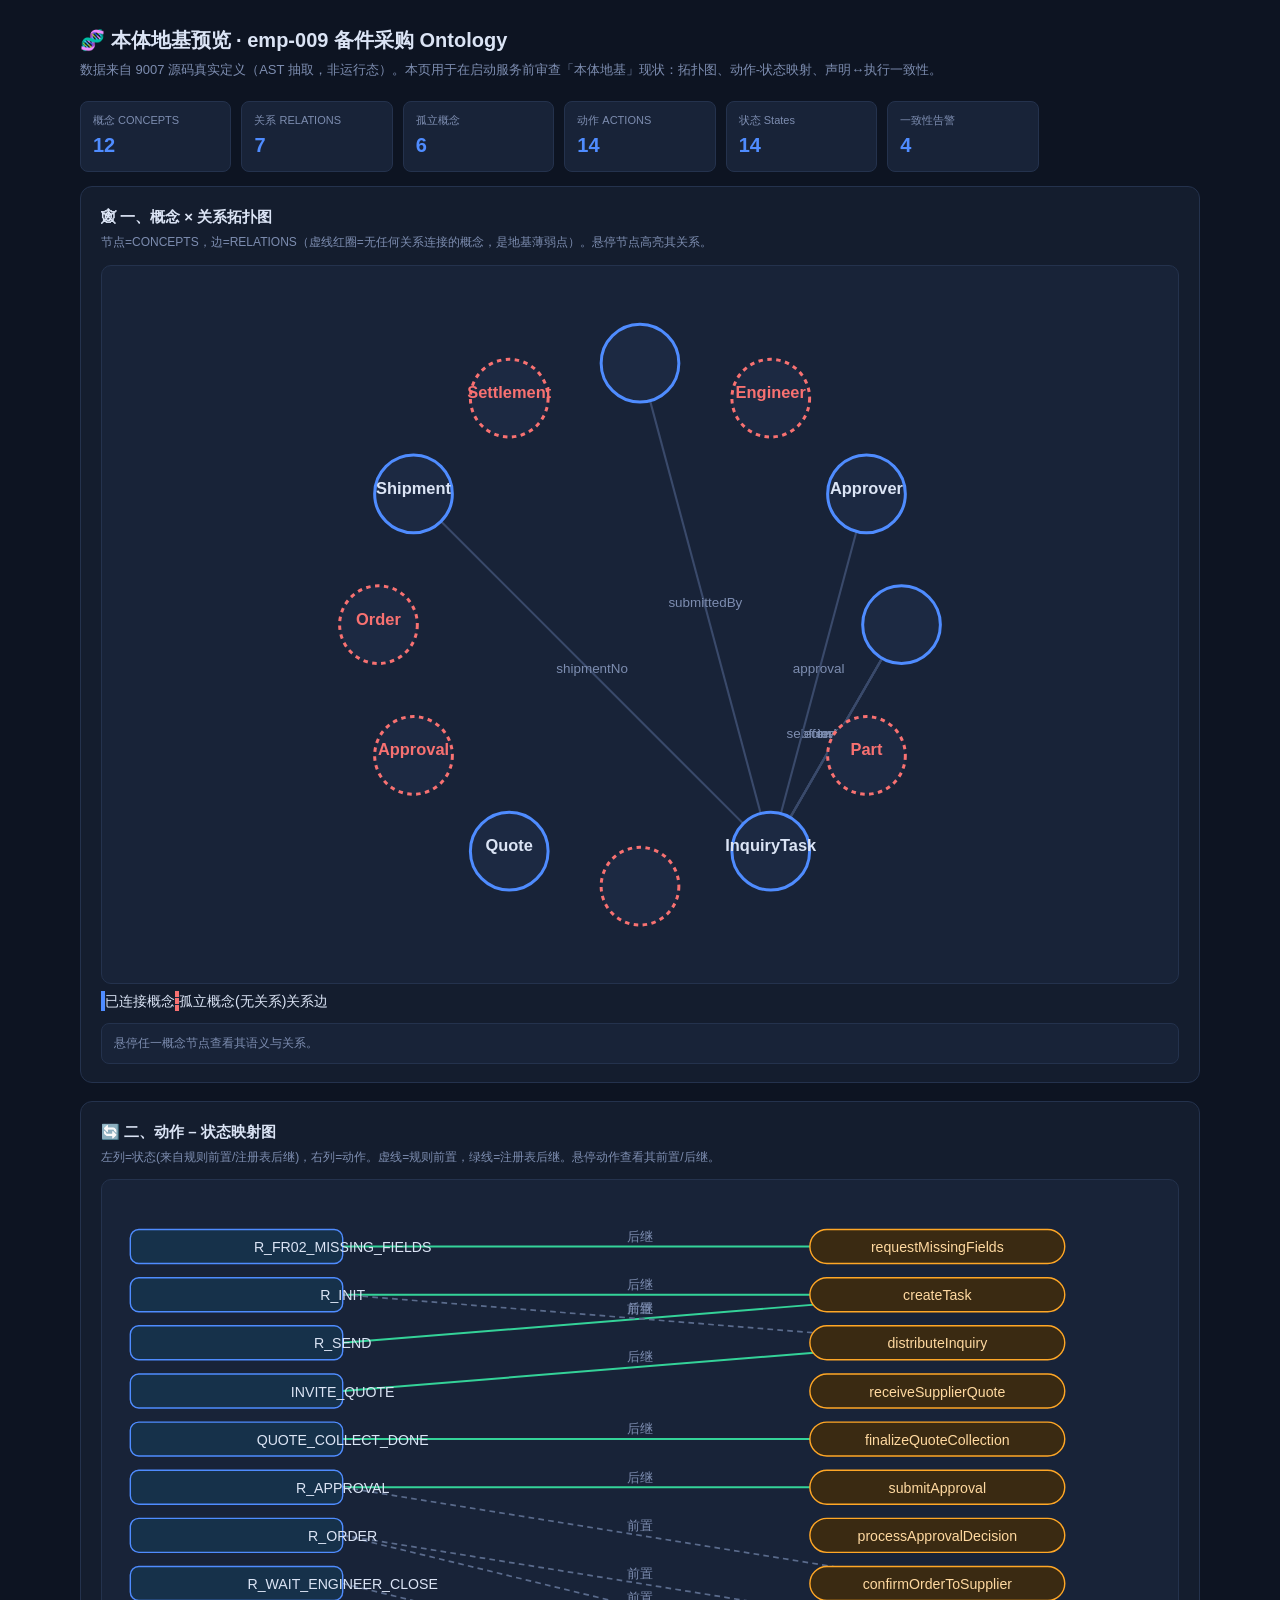
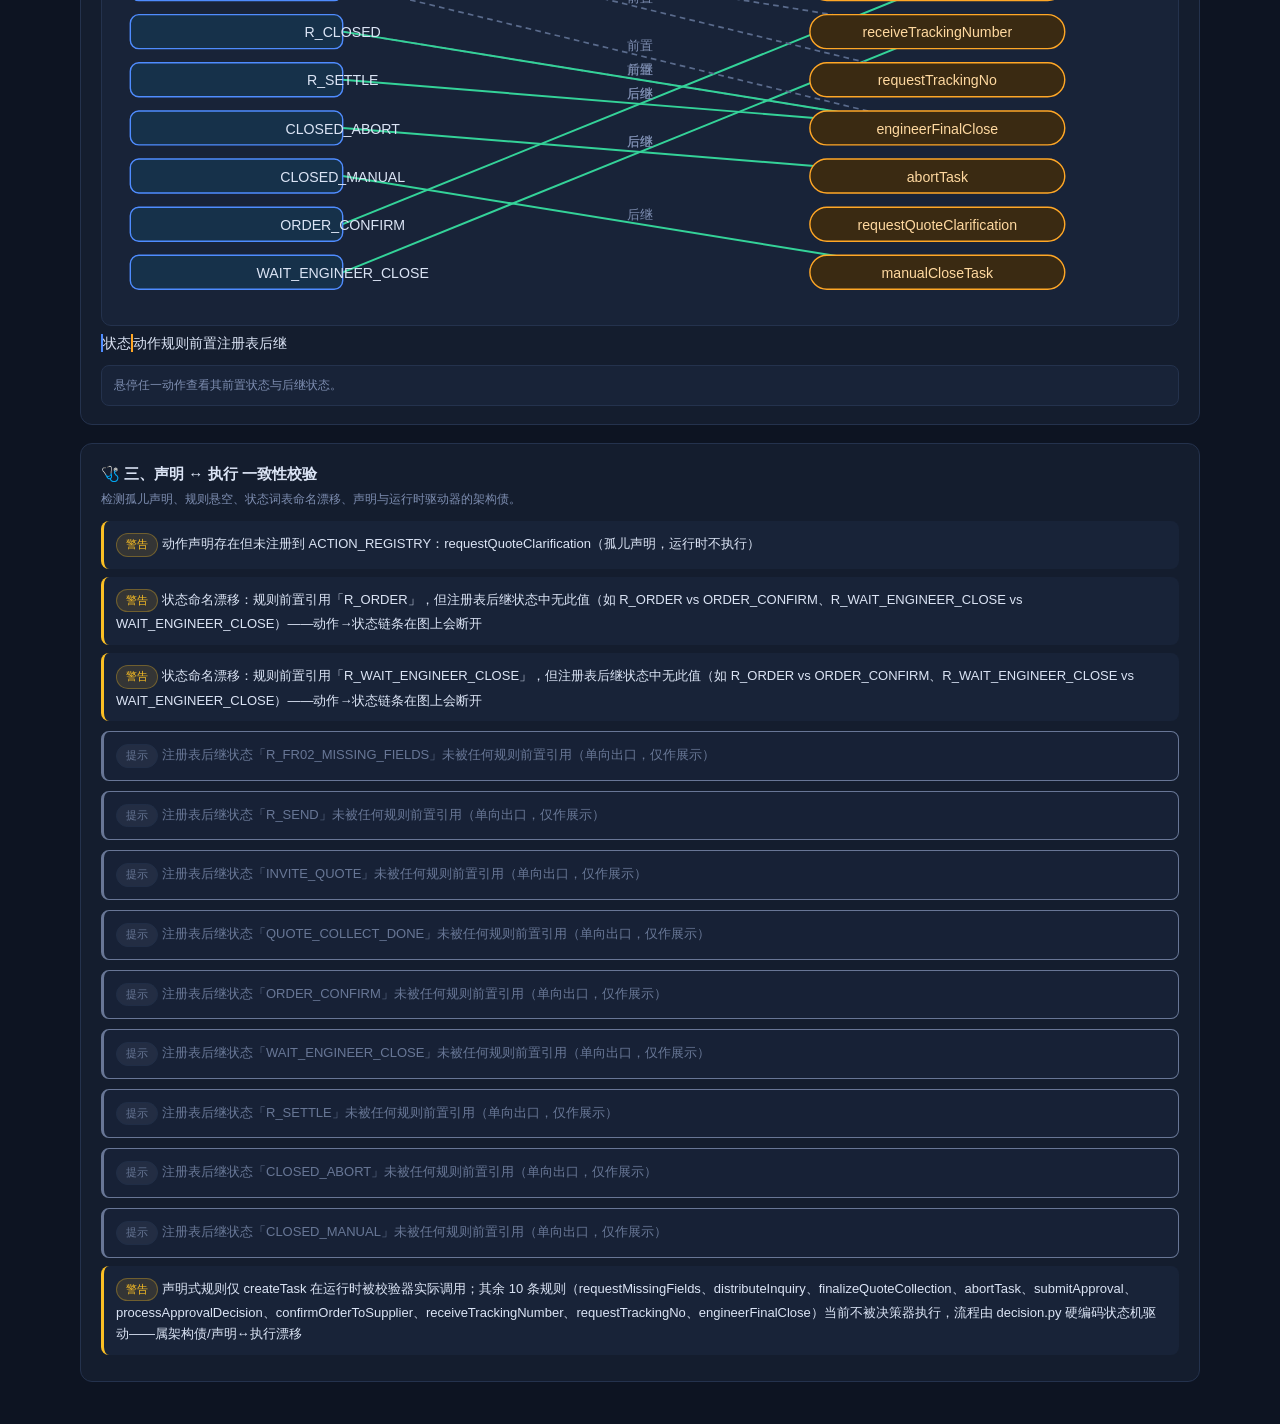
<file: ontology_foundation_preview.html>
<!DOCTYPE html>
<html lang="zh-CN">
<head>
<meta charset="UTF-8">
<meta name="viewport" content="width=device-width, initial-scale=1.0">
<title>本体地基预览 · emp-009 备件采购 Ontology</title>
<style>
:root{--bg:#0d1422;--panel:#141d2e;--panel2:#182338;--border:#24324d;--text:#dbe4f5;--text2:#7d8db0;
  --cyan:#4f8cff;--green:#34d399;--amber:#fbbf24;--red:#f87171;--purple:#a78bfa;--orange:#ffa726;}
*{box-sizing:border-box;margin:0;padding:0}
body{background:var(--bg);color:var(--text);font-family:-apple-system,"PingFang SC","Microsoft YaHei",sans-serif;font-size:14px;line-height:1.6;padding:24px}
h1{font-size:20px;margin-bottom:4px}
.sub{color:var(--text2);font-size:13px;margin-bottom:20px}
.wrap{max-width:1120px;margin:0 auto}
.panel{background:var(--panel);border:1px solid var(--border);border-radius:12px;padding:18px 20px;margin-bottom:18px}
.panel h2{font-size:15px;margin-bottom:4px;display:flex;align-items:center;gap:8px}
.panel .hint{color:var(--text2);font-size:12px;margin-bottom:12px}
.ont-svg{width:100%;background:var(--panel2);border:1px solid var(--border);border-radius:10px}
.ont-node circle{fill:#1c2942;stroke:var(--cyan);stroke-width:2}
.ont-node-concept text{fill:var(--text);font-size:11px;text-anchor:middle;font-weight:600}
.ont-node.ont-iso circle{stroke:var(--red);stroke-dasharray:3 3}
.ont-node.ont-iso text{fill:var(--red)}
.ont-edge line{stroke:#3a4a6b;stroke-width:1.4}
.ont-edge-label{fill:var(--text2);font-size:9px;text-anchor:middle}
.ont-node-status rect{fill:#16314a;stroke:var(--cyan)}
.ont-node-status text{fill:var(--text);font-size:10px}
.ont-node-action rect{fill:#3a2a12;stroke:var(--orange)}
.ont-node-action text{fill:#ffd9a0;font-size:10px}
.ont-edge.ont-pre line{stroke:#5a6b8c;stroke-width:1.2;stroke-dasharray:4 3}
.ont-edge.ont-succ line{stroke:var(--green);stroke-width:1.4}
.ont-edge-sub{fill:var(--text2);font-size:9px;text-anchor:middle}
.ont-stat{display:grid;grid-template-columns:repeat(auto-fill,minmax(150px,1fr));gap:10px;margin-bottom:14px}
.ont-stat .c{background:var(--panel2);border:1px solid var(--border);border-radius:8px;padding:10px 12px}
.ont-stat .c .k{color:var(--text2);font-size:11px}.ont-stat .c .v{font-size:20px;font-weight:700;color:var(--cyan)}
.info{background:var(--panel2);border:1px solid var(--border);border-radius:8px;padding:10px 12px;font-size:12px;color:var(--text2);min-height:40px;margin-top:10px}
.chip{display:inline-block;padding:2px 9px;border-radius:20px;font-size:11px;margin:2px 4px 2px 0;border:1px solid var(--border)}
.chip.g{background:rgba(52,211,153,.12);color:var(--green);border-color:rgba(52,211,153,.3)}
.chip.r{background:rgba(248,113,113,.12);color:var(--red);border-color:rgba(248,113,113,.3)}
.chip.w{background:rgba(251,191,36,.12);color:var(--amber);border-color:rgba(251,191,36,.3)}
.chip.m{background:rgba(125,141,176,.14);color:var(--text2)}
.health-item{padding:10px 12px;border-radius:8px;margin-bottom:8px;font-size:13px;border-left:3px solid var(--border);background:var(--panel2)}
.health-item.warn{border-color:var(--amber)}.health-item.error{border-color:var(--red)}.health-item.info{border-color:var(--text2);opacity:.8}
.b{pull{font-weight:600}
.legend{display:flex;gap:14px;flex-wrap:wrap;font-size:11px;color:var(--text2);margin-top:8px}
.legend i{display:inline-block;width:12px;height:12px;border-radius:3px;margin-right:4px;vertical-align:-2px}
</style>
</head>
<body>
<div class="wrap">
<h1>🧬 本体地基预览 · emp-009 备件采购 Ontology</h1>
<div class="sub">数据来自 9007 源码真实定义（AST 抽取，非运行态）。本页用于在启动服务前审查「本体地基」现状：拓扑图、动作-状态映射、声明↔执行一致性。</div>

<div class="ont-stat" id="stats"></div>

<div class="panel">
  <h2>🕸 一、概念 × 关系拓扑图</h2>
  <div class="hint">节点=CONCEPTS，边=RELATIONS（虚线红圈=无任何关系连接的概念，是地基薄弱点）。悬停节点高亮其关系。</div>
  <div id="conceptGraph"></div>
  <div class="legend"><span><i style="background:#1c2942;border:2px solid var(--cyan)"></i>已连接概念</span><span><i style="background:#1c2942;border:2px dashed var(--red)"></i>孤立概念(无关系)</span><span><i style="background:#3a4a6b"></i>关系边</span></div>
  <div class="info" id="conceptInfo">悬停任一概念节点查看其语义与关系。</div>
</div>

<div class="panel">
  <h2>🔄 二、动作 – 状态映射图</h2>
  <div class="hint">左列=状态(来自规则前置/注册表后继)，右列=动作。虚线=规则前置，绿线=注册表后继。悬停动作查看其前置/后继。</div>
  <div id="actionGraph"></div>
  <div class="legend"><span><i style="background:#16314a;border:1px solid var(--cyan)"></i>状态</span><span><i style="background:#3a2a12;border:1px solid var(--orange)"></i>动作</span><span><i style="background:#5a6b8c"></i>规则前置</span><span><i style="background:var(--green)"></i>注册表后继</span></div>
  <div class="info" id="actionInfo">悬停任一动作查看其前置状态与后继状态。</div>
</div>

<div class="panel">
  <h2>🩺 三、声明 ↔ 执行 一致性校验</h2>
  <div class="hint">检测孤儿声明、规则悬空、状态词表命名漂移、声明与运行时驱动器的架构债。</div>
  <div id="health"></div>
</div>
</div>

<script>
/* 本体拓扑与一致性：纯字符串渲染器（无 DOM 依赖，可在 node 与浏览器共用）。
   输入 spec = {CONCEPTS,RELATIONS,ACTIONS,INVARIANTS,RULES,ACTION_REGISTRY}
   输出 SVG 字符串 / HTML 字符串。 */
(function (global) {
  'use strict';

  // ── 工具：递归收集 eq 规则里的 {field,val} ───────────────────────────
  function collectEq(node, out) {
    if (!node || typeof node !== 'object') return out;
    if (Array.isArray(node)) { node.forEach(function (n) { collectEq(n, out); }); return out; }
    var keys = Object.keys(node);
    if (keys.length === 1) {
      var op = keys[0], arg = node[op];
      if (op === 'eq' && Array.isArray(arg) && arg.length === 2) {
        out.push({ field: arg[0], val: arg[1] });
      } else if (op === 'and' || op === 'or' || op === 'not') {
        collectEq(arg, out);
      }
    }
    return out;
  }

  // 关系签名里的小写 token → 概念 id（仅当映射后是合法概念，丢弃噪声 token）
  var ALIAS = {
    task: 'InquiryTask', supplier: 'Supplier', person: 'Person', quote: 'Quote',
    approval: 'Approval', order: 'Order', shipment: 'Shipment', tracking: 'Shipment',
    approver: 'Approver'
  };
  function resolve(token, validSet) {
    if (!token) return null;
    token = token.trim().replace(/[{}]/g, '');
    if (ALIAS[token]) token = ALIAS[token];
    if (validSet && validSet.indexOf(token) < 0) return null; // 非概念噪声丢弃
    return token;
  }
  function resolveRange(rangeStr, validSet) {
    var toks = String(rangeStr || '').split(/[,\s{}]+/).filter(Boolean);
    var out = [];
    toks.forEach(function (t) { var r = resolve(t, validSet); if (r) out.push(r); });
    return Array.from(new Set(out));
  }

  // ── 概念 × 关系图 ─────────────────────────────────────────────────
  function conceptGraph(spec) {
    var concepts = spec.CONCEPTS || {};
    var relations = spec.RELATIONS || {};
    var validSet = Object.keys(concepts);
    var nodes = validSet.map(function (id) {
      return { id: id, label: id, desc: concepts[id], group: 'concept' };
    });
    var edges = [], unary = [], seenEdge = {};
    Object.keys(relations).forEach(function (sig) {
      var desc = relations[sig];
      var m = sig.match(/^([^(]+)\.([^()]+)\(([^)]*)\)$/);
      if (!m) {
        var um = sig.match(/^([^.]+)\.([^.]+)$/);
        if (um) { var un = resolve(um[1], validSet); if (un) unary.push({ node: un, prop: um[2], desc: desc }); }
        return;
      }
      var dom = resolve(m[1], validSet);
      var rel = m[2];
      var rngs = resolveRange(m[3], validSet);
      rngs.forEach(function (r) {
        if (!dom || !r) return;
        var key = dom + '|' + rel + '|' + r;
        if (seenEdge[key]) return;
        seenEdge[key] = 1;
        edges.push({ from: dom, to: r, label: rel });
      });
    });
    var touched = {};
    edges.forEach(function (e) { touched[e.from] = 1; touched[e.to] = 1; });
    unary.forEach(function (u) { touched[u.node] = 1; });
    var isolated = nodes.filter(function (n) { return !touched[n.id]; }).map(function (n) { return n.id; });
    return { nodes: nodes, edges: edges, unary: unary, isolated: isolated };
  }

  // ── 动作 – 状态映射图 ─────────────────────────────────────────────
  var STATUS_ORDER = ['R_FR02_MISSING_FIELDS', 'R_INIT', 'R_SEND', 'INVITE_QUOTE',
    'QUOTE_COLLECT_DONE', 'R_APPROVAL', 'R_ORDER', 'R_WAIT_ENGINEER_CLOSE',
    'R_CLOSED', 'R_SETTLE', 'CLOSED_ABORT', 'CLOSED_MANUAL'];
  function actionMap(spec) {
    var actions = spec.ACTIONS || {};
    var reg = spec.ACTION_REGISTRY || {};
    var rules = spec.RULES || [];
    var precond = {}, succ = {}, statuses = {};
    rules.forEach(function (r) {
      var eqs = collectEq(r.check, []);
      eqs.forEach(function (e) {
        if ((e.field === 'internal_status' || e.field === 'external_status') && typeof e.val === 'string') {
          precond[r.target] = precond[r.target] || {};
          precond[r.target][e.val] = 1; statuses[e.val] = 1;
        }
      });
    });
    Object.keys(reg).forEach(function (name) {
      var r = reg[name];
      [r.next_internal, r.next_external].forEach(function (s) {
        if (s) { succ[name] = succ[name] || {}; succ[name][s] = 1; statuses[s] = 1; }
      });
    });
    var statusList = Object.keys(statuses).sort(function (a, b) {
      var ia = STATUS_ORDER.indexOf(a), ib = STATUS_ORDER.indexOf(b);
      if (ia < 0) ia = 999; if (ib < 0) ib = 999; return ia - ib;
    });
    var actionList = Object.keys(actions);
    return { statuses: statusList, actions: actionList, precond: precond, succ: succ };
  }

  // ── 声明 ↔ 执行 一致性校验 ────────────────────────────────────────
  function health(spec) {
    var actions = Object.keys(spec.ACTIONS || {});
    var reg = Object.keys(spec.ACTION_REGISTRY || {});
    var rulesTargets = (spec.RULES || []).map(function (r) { return r.target; });
    var issues = [];
    actions.filter(function (a) { return reg.indexOf(a) < 0; }).forEach(function (a) {
      issues.push({ sev: 'warn', msg: '动作声明存在但未注册到 ACTION_REGISTRY：' + a + '（孤儿声明，运行时不执行）' });
    });
    reg.filter(function (a) { return actions.indexOf(a) < 0; }).forEach(function (a) {
      issues.push({ sev: 'error', msg: '注册表存在但本体未声明：' + a });
    });
    rulesTargets.filter(function (t) { return actions.indexOf(t) < 0; }).forEach(function (t) {
      issues.push({ sev: 'error', msg: '规则目标未声明动作：' + t });
    });
    // 状态词表漂移：规则前置引用的状态 vs 注册表后继状态
    var ruleStatuses = {}, regStatuses = {};
    (spec.RULES || []).forEach(function (r) {
      collectEq(r.check, []).forEach(function (e) {
        if ((e.field === 'internal_status' || e.field === 'external_status') && typeof e.val === 'string') ruleStatuses[e.val] = 1;
      });
    });
    Object.keys(spec.ACTION_REGISTRY || {}).forEach(function (name) {
      var rr = (spec.ACTION_REGISTRY || {})[name];
      [rr.next_internal, rr.next_external].forEach(function (s) { if (s) regStatuses[s] = 1; });
    });
    Object.keys(ruleStatuses).forEach(function (s) {
      if (!regStatuses[s]) issues.push({ sev: 'warn', msg: '状态命名漂移：规则前置引用「' + s + '」，但注册表后继状态中无此值（如 R_ORDER vs ORDER_CONFIRM、R_WAIT_ENGINEER_CLOSE vs WAIT_ENGINEER_CLOSE）——动作→状态链条在图上会断开' });
    });
    Object.keys(regStatuses).forEach(function (s) {
      if (!ruleStatuses[s]) issues.push({ sev: 'info', msg: '注册表后继状态「' + s + '」未被任何规则前置引用（单向出口，仅作展示）' });
    });
    var enforced = ['createTask'];
    var uniqTargets = Array.from(new Set(rulesTargets));
    var unenforced = uniqTargets.filter(function (t) { return enforced.indexOf(t) < 0; });
    if (unenforced.length) {
      issues.push({ sev: 'warn', msg: '声明式规则仅 ' + enforced.join('/') + ' 在运行时被校验器实际调用；其余 ' +
        unenforced.length + ' 条规则（' + unenforced.join('、') + '）当前不被决策器执行，流程由 decision.py 硬编码状态机驱动——属架构债/声明↔执行漂移' });
    }
    return issues;
  }

  // ── SVG：圆形布局（概念图）───────────────────────────────────────
  function esc(s) { return String(s).replace(/&/g, '&amp;').replace(/</g, '&lt;').replace(/>/g, '&gt;'); }
  function radialSvg(g, opts) {
    opts = opts || {};
    var W = 720, H = 480, cx = W / 2, cy = H / 2, R = 175;
    var ns = g.nodes, n = ns.length;
    var pos = {};
    ns.forEach(function (nd, i) {
      var ang = (Math.PI * 2 * i) / Math.max(n, 1) - Math.PI / 2;
      pos[nd.id] = { x: cx + R * Math.cos(ang), y: cy + R * Math.sin(ang) };
    });
    var svg = '<svg viewBox="0 0 ' + W + ' ' + H + '" class="ont-svg" width="100%">';
    // edges
    g.edges.forEach(function (e) {
      var a = pos[e.from], b = pos[e.to]; if (!a || !b) return;
      var mx = (a.x + b.x) / 2, my = (a.y + b.y) / 2;
      svg += '<g class="ont-edge" data-from="' + esc(e.from) + '" data-to="' + esc(e.to) + '">' +
        '<line x1="' + a.x + '" y1="' + a.y + '" x2="' + b.x + '" y2="' + b.y + '" />' +
        '<text x="' + mx + '" y="' + my + '" class="ont-edge-label">' + esc(e.label) + '</text></g>';
    });
    // unary props as badges near node
    // nodes
    ns.forEach(function (nd) {
      var p = pos[nd.id];
      var iso = g.isolated.indexOf(nd.id) >= 0;
      svg += '<g class="ont-node ont-node-concept' + (iso ? ' ont-iso' : '') + '" data-id="' + esc(nd.id) + '" tabindex="0">' +
        '<circle cx="' + p.x + '" cy="' + p.y + '" r="26" />' +
        '<text x="' + p.x + '" y="' + p.y + 4 + '" class="ont-node-label">' + esc(nd.label) + '</text></g>';
    });
    svg += '</svg>';
    return svg;
  }

  // ── SVG：双列（动作映射图）──────────────────────────────────────
  function bipartiteSvg(am) {
    var W = 760, rowH = 34, padT = 30, padB = 20;
    var H = Math.max(am.statuses.length, am.actions.length) * rowH + padT + padB;
    var colL = 170, colR = W - 170;
    var svg = '<svg viewBox="0 0 ' + W + ' ' + H + '" class="ont-svg" width="100%">';
    var sY = {}, aY = {};
    am.statuses.forEach(function (s, i) { sY[s] = padT + i * rowH + rowH / 2; });
    am.actions.forEach(function (a, i) { aY[a] = padT + i * rowH + rowH / 2; });
    // edges precond: status -> action
    am.actions.forEach(function (a) {
      var prec = am.precond[a] || {};
      Object.keys(prec).forEach(function (s) {
        if (!sY[s] || !aY[a]) return;
        svg += '<g class="ont-edge ont-pre"><line x1="' + colL + '" y1="' + sY[s] + '" x2="' + colR + '" y2="' + aY[a] + '" />' +
          '<text x="' + ((colL + colR) / 2) + '" y="' + ((sY[s] + aY[a]) / 2 - 4) + '" class="ont-edge-sub">前置</text></g>';
      });
      var sc = am.succ[a] || {};
      Object.keys(sc).forEach(function (s) {
        if (!sY[s] || !aY[a]) return;
        svg += '<g class="ont-edge ont-succ"><line x1="' + colR + '" y1="' + aY[a] + '" x2="' + colL + '" y2="' + sY[s] + '" />' +
          '<text x="' + ((colL + colR) / 2) + '" y="' + ((aY[a] + sY[s]) / 2 - 4) + '" class="ont-edge-sub">后继</text></g>';
      });
    });
    am.statuses.forEach(function (s) {
      svg += '<g class="ont-node ont-node-status" data-status="' + esc(s) + '"><rect x="' + (colL - 150) + '" y="' + (sY[s] - 12) + '" width="150" height="24" rx="6"/><text x="' + colL + '" y="' + (sY[s] + 4) + '" class="ont-node-label" text-anchor="middle">' + esc(s) + '</text></g>';
    });
    am.actions.forEach(function (a) {
      svg += '<g class="ont-node ont-node-action" data-action="' + esc(a) + '" tabindex="0"><rect x="' + (colR - 90) + '" y="' + (aY[a] - 12) + '" width="180" height="24" rx="12"/><text x="' + colR + '" y="' + (aY[a] + 4) + '" class="ont-node-label" text-anchor="middle">' + esc(a) + '</text></g>';
    });
    svg += '</svg>';
    return svg;
  }

  function buildAll(spec) {
    var cg = conceptGraph(spec);
    var am = actionMap(spec);
    var h = health(spec);
    return {
      conceptSvg: radialSvg(cg, {}),
      conceptIsolated: cg.isolated,
      actionSvg: bipartiteSvg(am),
      health: h,
      conceptCount: cg.nodes.length,
      edgeCount: cg.edges.length,
      statusCount: am.statuses.length,
      actionCount: am.actions.length
    };
  }

  global.OntTopo = {
    conceptGraph: conceptGraph, actionMap: actionMap, health: health,
    radialSvg: radialSvg, bipartiteSvg: bipartiteSvg, buildAll: buildAll,
    collectEq: collectEq, STATUS_ORDER: STATUS_ORDER
  };
})(typeof window !== 'undefined' ? window : globalThis);

window.SPEC = {"CONCEPTS": {"Person": "人（工程师 / 审批人 / 供应商）", "Engineer": "发起询价的运维工程师（内部流收件人，始终在场）", "Approver": "采购审批人（内部流抄送，确认选定供应商）", "Supplier": "备件供应商（外部流参与者，按线程回复）", "Part": "待采购备件（类型/品牌/PN/规格/成色/数量）", "InquiryTask": "一次备件询价采购任务（核心根实体，属本业务独立 Task 表）", "InquiryEmail": "工程师发起的初始询价申请邮件（事实源 A）", "Quote": "供应商针对某任务的报价（单价/货期/成色/有效/超时）", "Approval": "审批人的选定/确认决定", "Order": "对选中供应商下达的订货", "Shipment": "供应商发货回执（快递单号）", "Settlement": "结算通知（任务闭环）"}, "RELATIONS": {"task.submittedBy(person)": "任务由某工程师发起", "task.invites(keywords supplier)": "任务向供应商发出询价(发过一次B)", "supplier.offersQuote(task, {price, freight, condition})": "供应商对任务报价", "quote.valid": "报价有效(解析成功且未超时)", "task.selectedSupplier(supplier)": "审批人确认选中的供应商(下订货对象)", "task.approval(approvedBy approver)": "审批人的选定决定", "task.order(to supplier)": "对选中供应商下达订货(发过E)", "task.shipmentNo(tracking)": "已登记快递单号", "task.engineerFeedbackFinished": "工程师反馈更换完成", "task.closed(closure)": "任务已闭环(终态)"}, "ACTIONS": {"requestMissingFields": {"定义": "工程师询价缺必填字段时，回信指出缺哪些；不建任务、不询价。", "条件": ["工程师询价缺必填字段"], "效果": "回一封指出缺失字段的信；不产生任务。", "不变量": [], "幂等": true}, "createTask": {"定义": "工程师询价字段齐全后，把该询价立为任务并生成 taskId、算报价截止时间。", "条件": ["工程师询价必填字段齐全", "该询价尚未建立任务"], "效果": "新增 InquiryTask(INIT)；记录发起工程师与报价截止。", "不变量": ["同一询价(Message-ID)只建一次任务"], "幂等": true}, "distributeInquiry": {"定义": "向目标供应商各发一封询价邮件Ｂ(不含收货地址)，请其报价。", "条件": ["任务已立", "目标供应商列表非空", "本任务尚未发过询价"], "效果": "向每家供应商发B；外部流进入 INVITE_QUOTE；记录 b_msg_ids。", "不变量": ["同一任务对同一批供应商只发一次询价"], "幂等": true}, "receiveSupplierQuote": {"定义": "在B询价线程收到供应商回复，识别{单价/货期/成色}归档为一条Quote。", "条件": ["已发过询价", "收到B线程供应商回复"], "效果": "新增 Quote(task, supplier, price, freight, condition)。", "不变量": ["同一回复(Message-ID)只记一次报价"], "幂等": true}, "finalizeQuoteCollection": {"定义": "全部有效报价或到截止，结束报价收集进入决策。", "条件": ["有有效报价", "或已到报价截止"], "效果": "结束收集(收尾态)。", "不变量": [], "幂等": true}, "submitApproval": {"定义": "报价收集结束后，把报价汇总发给工程师并抄送审批人(内部流D)，请确认选家。", "条件": ["至少一条有效报价", "收集已结束", "内部流尚未发起审批"], "效果": "发D汇总；内部流 → R_APPROVAL；记录 d_msg_id。", "不变量": ["无有效报价不得发起审批", "同一任务只发一次D"], "幂等": true}, "processApprovalDecision": {"定义": "读审批人回复，确认所选供应商∈本次有效报价候选池；合法则定为 target_supplier。", "条件": ["已发审批D", "收到审批人回复"], "效果": "写入 task.selectedSupplier(若合法)。", "不变量": ["被选供应商必须在本次有效报价者之列"], "幂等": true}, "confirmOrderToSupplier": {"定义": "审批确认后，向选中供应商发订货确认邮件Ｅ(含收货地址/数量/其报价原文), 正式下单。", "条件": ["至少一条有效报价", "target_supplier 已由审批确定", "尚未对该供应商下过订货"], "效果": "发E；外部流 → ORDER_CONFIRM；记录 e_msg_id 及其报价引用。", "不变量": ["未审批/无报价不得下订货", "已下过订货不得重复下发"], "幂等": true}, "receiveTrackingNumber": {"定义": "读取供应商『已发货+单号』回复，登记快递单号。", "条件": ["已下达订货E", "收到供应商带单号的发货回复"], "效果": "写入 task.shipmentNo；外部流 → WAIT_ENGINEER_CLOSE。", "不变量": ["未下订货不得登记运单"], "幂等": true}, "requestTrackingNo": {"定义": "供应商回了发货但缺单号，主动回信请其补单号，保持订货态。", "条件": ["已下达订货E", "收到发货回复但缺单号"], "效果": "回信向该供应商索取单号。", "不变量": [], "幂等": true}, "engineerFinalClose": {"定义": "工程师反馈更换完成，向供应商发结算邮件G，任务整体关闭。", "条件": ["已发货并登记单号", "工程师已反馈完成"], "效果": "发G；内部流 → R_CLOSED，外部流 → R_SETTLE，状态 → CLOSED。", "不变量": ["货未发/单未登记不得闭环", "已闭环不得重复"], "幂等": true}, "abortTask": {"定义": "到报价截止且无有效报价(或全部被拒)，向工程师发中止通知F，任务关闭。", "条件": ["已到报价截止", "无有效报价"], "效果": "发F(中止通知)；任务 → CLOSED_ABORT。", "不变量": ["存在有效报价或已下订货时禁止中止"], "幂等": true}, "requestQuoteClarification": {"定义": "供应商回了询价但无法解析出{单价/货期}（解析失败）。主动回信告知缺哪些、请补充后重发，保持收集，不中止。", "条件": ["收到无法解析的报价回复"], "效果": "回信向该供应商说明报价缺字段/格式，请补充后重发；外部流保持收集。", "不变量": ["收到未解析回复≠无回复，不应走中止；应在仍收集期内催促补全"], "幂等": false}, "manualCloseTask": {"定义": "后台有权限人员手动关闭/取消任务(不属邮件链路)。", "条件": ["由后台授权操作发起"], "效果": "任务 → CLOSED_MANUAL；写审计。", "不变量": [], "幂等": true}}, "INVARIANTS": [{"id": "once_per_action", "desc": "同一任务对同一语义动作只做一次(B/D/E/G各只发一次)"}, {"id": "no_regression", "desc": "任务沿 立项→询价→收集→审批→订货→运单→完成 只前进、不回退"}, {"id": "thread_grounded", "desc": "发信必落真实线程(E/G在供应商报价线程、D/F在工程师询价线程)并携带原文"}, {"id": "engineer_internal", "desc": "内部流工程师始终在收件人；外部流全员回复"}], "RULES": [{"id": "create_required", "target": "createTask", "check": {"and": [{"is_non_empty": "project_no"}, {"is_non_empty": "project_name"}, {"is_non_empty": "part_type"}, {"is_non_empty": "brand"}, {"is_non_empty": "pn"}, {"is_non_empty": "spec"}, {"is_non_empty": "condition"}, {"is_non_empty": "count"}, {"is_non_empty": "address"}, {"is_non_empty": "urgent"}]}, "desc": "createTask 需 requiredFields 齐全；缺则走 requestMissingFields（不建任务）"}, {"id": "req_2_request_missing", "target": "requestMissingFields", "check": {"not": {"and": [{"is_non_empty": "project_no"}, {"is_non_empty": "project_name"}, {"is_non_empty": "part_type"}, {"is_non_empty": "brand"}, {"is_non_empty": "pn"}, {"is_non_empty": "spec"}, {"is_non_empty": "condition"}, {"is_non_empty": "count"}, {"is_non_empty": "address"}, {"is_non_empty": "urgent"}]}}, "desc": "任一必填缺失 → 回信指出缺项，不建任务"}, {"id": "distribute_ready", "target": "distributeInquiry", "check": {"and": [{"eq": ["internal_status", "R_INIT"]}, {"count_ge": ["target_supplier_list", 1]}]}, "desc": "Task 已建且有目标供应商 → 分发询价（外部流 R_SEND）"}, {"id": "finalize_quote", "target": "finalizeQuoteCollection", "check": {"or": [{"count_ge": ["valid_quotes", 1]}, {"is_present": "deadline_passed"}]}, "desc": "全有效报价 或 已到截止 → 收集结束，进入报价完成"}, {"id": "no_valid_quote_abort", "target": "abortTask", "check": {"and": [{"eq": ["deadline_passed", true]}, {"eq": ["valid_quote_count", 0]}, {"eq": ["raw_quote_count", 0]}]}, "desc": "到截止且无任何/无有效报价 → 任务中止"}, {"id": "submit_approval", "target": "submitApproval", "check": {"and": [{"count_ge": ["valid_quotes", 1]}, {"eq": ["collection_done", true]}]}, "desc": "有有效报价且收集结束 → 发 D 汇总审批（内部流 R_APPROVAL）"}, {"id": "approval_valid", "target": "processApprovalDecision", "check": {"in_ctx_list": ["approval_choice", "valid_supplier_emails"]}, "desc": "审批所选供应商必须在有效候选池；非法回信重选"}, {"id": "order_ready", "target": "confirmOrderToSupplier", "check": {"and": [{"is_non_empty": "target_supplier"}, {"eq": ["internal_status", "R_APPROVAL"]}]}, "desc": "审批合法选定 supplier → 下发订货（外部流 R_ORDER）"}, {"id": "ship_no", "target": "receiveTrackingNumber", "check": {"and": [{"eq": ["external_status", "R_ORDER"]}, {"is_non_empty": "tracking_number_candidate"}]}, "desc": "E 已发且收到快递单号 → WAIT_ENGINEER_CLOSE"}, {"id": "ask_tracking", "target": "requestTrackingNo", "check": {"and": [{"eq": ["external_status", "R_ORDER"]}, {"is_empty": "tracking_number_candidate"}]}, "desc": "供应商回发货但无单号 → 主动索取并保持 R_ORDER"}, {"id": "close_confirm", "target": "engineerFinalClose", "check": {"and": [{"eq": ["internal_status", "R_CLOSED"]}, {"eq": ["external_status", "R_WAIT_ENGINEER_CLOSE"]}]}, "desc": "工程师反馈测试完成才 CLOSED（全流程终态）"}], "ACTION_REGISTRY": {"requestMissingFields": {"desc": "回信指出缺失必填字段，不建任务、不询价", "kind": "internal_reply", "next_internal": "R_FR02_MISSING_FIELDS"}, "createTask": {"desc": "工程师询价字段齐全 → 建任务，生成 taskId 并计算 quoteDeadline", "kind": "create", "next_internal": "R_INIT", "next_external": "R_SEND"}, "distributeInquiry": {"desc": "向目标供应商列表分发明文 B（不含收货地址），外部流进入 INVITE_QUOTE", "kind": "send", "next_external": "INVITE_QUOTE"}, "receiveSupplierQuote": {"desc": "匹配 B 线程的供应商回复，生成 SupplierQuote 并标记 isValid/isTimeout", "kind": "process"}, "finalizeQuoteCollection": {"desc": "全有效报价 或 到截止 → 结束收集，进入 QUOTE_COLLECT_DONE", "kind": "state", "next_external": "QUOTE_COLLECT_DONE"}, "submitApproval": {"desc": "生成汇总审批 D、发送内部流 → APPROVAL_WAIT（抄送审批人+系统抄送）", "kind": "send", "next_internal": "R_APPROVAL"}, "processApprovalDecision": {"desc": "解析审批回复，校验 ∈ 有效候选池，非法回信重选，合法写入 target_supplier", "kind": "process"}, "confirmOrderToSupplier": {"desc": "向选中供应商发订货 E（含地址/数量/原报价），外部流 → ORDER_CONFIRM", "kind": "send", "next_external": "ORDER_CONFIRM"}, "receiveTrackingNumber": {"desc": "解析供应商快递单号写入 trackingNumber → WAIT_ENGINEER_CLOSE（黑盒）", "kind": "process", "next_external": "WAIT_ENGINEER_CLOSE"}, "requestTrackingNo": {"desc": "供应商回发货无单号 → 主动邮件索取，保持 ORDER_CONFIRM", "kind": "send"}, "engineerFinalClose": {"desc": "工程师反馈测试完成 → 发 G 结算邮件，任务 CLOSED（全流程终态）", "kind": "send", "next_internal": "R_CLOSED", "next_external": "R_SETTLE"}, "abortTask": {"desc": "无有效报价/全部拒绝 → 任务中止，CLOSED", "kind": "state", "next_external": "CLOSED_ABORT"}, "manualCloseTask": {"desc": "后台有权限操作员手动关闭/取消，写审计（不在邮件链路）", "kind": "state", "next_external": "CLOSED_MANUAL"}}};
var R = window.OntTopo.buildAll(window.SPEC);

// 概览统计
document.getElementById('stats').innerHTML = [
  ['概念 CONCEPTS', R.conceptCount], ['关系 RELATIONS', R.edgeCount],
  ['孤立概念', R.conceptIsolated.length], ['动作 ACTIONS', R.actionCount],
  ['状态 States', R.statusCount], ['一致性告警', R.health.filter(function(i){return i.sev!=='info';}).length]
].map(function(p){return '<div class="c"><div class="k">'+p[0]+'</div><div class="v">'+p[1]+'</div></div>';}).join('');

// 概念图
document.getElementById('conceptGraph').innerHTML = R.conceptSvg;
// 动作图
document.getElementById('actionGraph').innerHTML = R.actionSvg;
// 一致性
document.getElementById('health').innerHTML = R.health.map(function(i){
  var cls = i.sev==='error'?'r':(i.sev==='warn'?'w':'m');
  return '<div class="health-item '+(i.sev==='error'?'error':(i.sev==='warn'?'warn':'info'))+'"><span class="chip '+cls+'">'+(i.sev==='error'?'错误':(i.sev==='warn'?'警告':'提示'))+'</span>'+i.msg+'</div>';
}).join('') || '<div class="health-item info">未发现一致性问题。</div>';

// 悬停交互
var SPEC = window.SPEC;
function nodeDesc(id){return (SPEC.CONCEPTS&&SPEC.CONCEPTS[id])||'';}
var cg = window.OntTopo.conceptGraph(SPEC);
document.querySelectorAll('#conceptGraph .ont-node-concept').forEach(function(g){
  g.addEventListener('mouseenter', function(){
    var id = g.getAttribute('data-id');
    var rels = cg.edges.filter(function(e){return e.from===id||e.to===id;});
    var relHtml = rels.length? rels.map(function(e){var other=e.from===id?e.to:e.from;return e.label+' → '+other;}).join('；') : '（无关系连接）';
    document.getElementById('conceptInfo').innerHTML = '<b>'+id+'</b>：'+nodeDesc(id)+'<br>关系：'+relHtml;
    document.querySelectorAll('#conceptGraph .ont-edge').forEach(function(e){
      var on = e.getAttribute('data-from')===id || e.getAttribute('data-to')===id;
      e.style.opacity = on?'1':'0.12';
    });
    document.querySelectorAll('#conceptGraph .ont-node-concept').forEach(function(n){n.style.opacity=(n===g)?'1':'0.25';});
  });
  g.addEventListener('mouseleave', function(){
    document.getElementById('conceptInfo').innerHTML = '悬停任一概念节点查看其语义与关系。';
    document.querySelectorAll('#conceptGraph .ont-edge,#conceptGraph .ont-node-concept').forEach(function(n){n.style.opacity='1';});
  });
});

var am = window.OntTopo.actionMap(SPEC);
document.querySelectorAll('#actionGraph .ont-node-action').forEach(function(g){
  g.addEventListener('mouseenter', function(){
    var id = g.getAttribute('data-action');
    var pre = Object.keys(am.precond[id]||{});
    var sc = Object.keys(am.succ[id]||{});
    document.getElementById('actionInfo').innerHTML = '<b>'+id+'</b><br>前置状态：'+(pre.length?pre.join('、'):'—')+'<br>后继状态：'+(sc.length?sc.join('、'):'—');
    document.querySelectorAll('#actionGraph .ont-edge').forEach(function(e){e.style.opacity='0.12';});
    g.style.opacity='1';
  });
  g.addEventListener('mouseleave', function(){
    document.getElementById('actionInfo').innerHTML = '悬停任一动作查看其前置状态与后继状态。';
    document.querySelectorAll('#actionGraph .ont-edge').forEach(function(e){e.style.opacity='1';});
  });
});
</script>
</body>
</html>
</file>
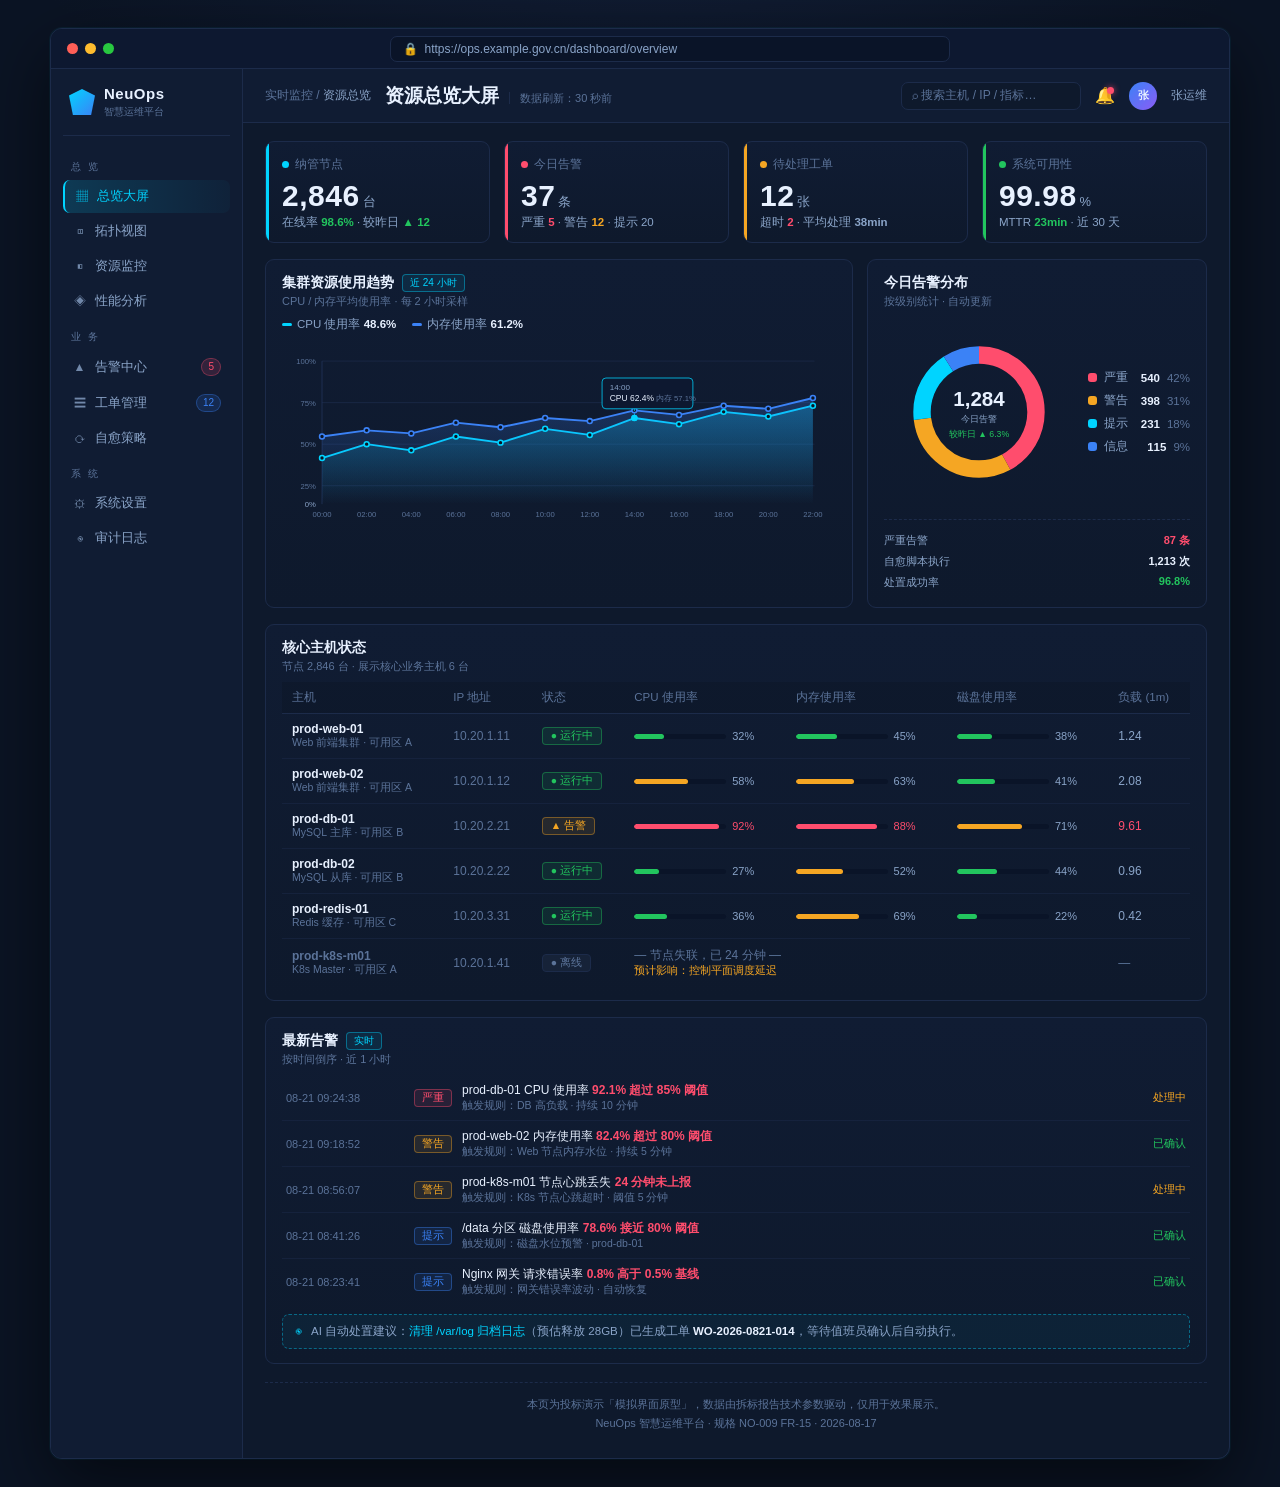
<file: static/demo-preview.html>
<!DOCTYPE html>
<html lang="zh-CN">
<head>
<meta charset="UTF-8">
<meta name="viewport" content="width=device-width, initial-scale=1.0">
<title>NeuOps 智慧运维平台 · 资源总览大屏（投标演示原型）</title>
<style>
  :root {
    --bg: #0b1424;
    --panel: #101c33;
    --panel2: #0e192c;
    --line: #1c2b4a;
    --cyan: #00d4ff;
    --blue: #3b82f6;
    --green: #22c55e;
    --red: #ff4d6d;
    --orange: #f5a623;
    --text: #e8f1ff;
    --text2: #8aa4c8;
    --text3: #5b7399;
  }
  * { margin: 0; padding: 0; box-sizing: border-box; }
  body {
    background: radial-gradient(1200px 600px at 50% -10%, #13203a 0%, var(--bg) 55%);
    font-family: "PingFang SC", "Microsoft YaHei", "Helvetica Neue", sans-serif;
    color: var(--text);
    min-height: 100vh;
    display: flex;
    justify-content: center;
    padding: 28px 20px;
  }
  .shell {
    width: 1180px;
    border-radius: 12px;
    overflow: hidden;
    border: 1px solid var(--line);
    box-shadow: 0 24px 70px rgba(0, 0, 0, .55), 0 0 0 1px rgba(0, 212, 255, .06);
    background: var(--panel2);
  }
  /* ===== 浏览器窗口壳 ===== */
  .chrome {
    display: flex;
    align-items: center;
    gap: 12px;
    height: 40px;
    padding: 0 16px;
    background: #0d1830;
    border-bottom: 1px solid var(--line);
  }
  .dots { display: flex; gap: 7px; }
  .dots i { width: 11px; height: 11px; border-radius: 50%; display: block; }
  .dots i:nth-child(1) { background: #ff5f57; }
  .dots i:nth-child(2) { background: #febc2e; }
  .dots i:nth-child(3) { background: #28c840; }
  .addr {
    flex: 1;
    max-width: 560px;
    margin: 0 auto;
    background: #0a1428;
    border: 1px solid var(--line);
    border-radius: 7px;
    height: 26px;
    line-height: 26px;
    padding: 0 12px;
    font-size: 12px;
    color: var(--text2);
    display: flex;
    align-items: center;
    gap: 7px;
  }
  .addr .lock { color: var(--green); font-size: 12px; }
  /* ===== 布局 ===== */
  .layout { display: flex; min-height: 700px; }
  /* ===== 侧边栏 ===== */
  .side {
    width: 192px;
    flex-shrink: 0;
    background: var(--panel);
    border-right: 1px solid var(--line);
    padding: 16px 12px;
  }
  .logo {
    display: flex;
    align-items: center;
    gap: 9px;
    padding: 0 6px 16px;
    border-bottom: 1px solid var(--line);
    margin-bottom: 14px;
  }
  .logo .gem {
    width: 26px; height: 26px;
    background: linear-gradient(135deg, var(--cyan), var(--blue));
    clip-path: polygon(50% 0, 100% 25%, 85% 100%, 15% 100%, 0 25%);
    box-shadow: 0 0 12px rgba(0, 212, 255, .5);
  }
  .logo b { font-size: 15px; letter-spacing: .5px; }
  .logo span { font-size: 10px; color: var(--text3); display: block; margin-top: 2px; }
  .grp { font-size: 10px; color: var(--text3); letter-spacing: 2px; padding: 10px 8px 6px; }
  .menu { list-style: none; }
  .menu li {
    display: flex;
    align-items: center;
    gap: 8px;
    font-size: 12.5px;
    color: var(--text2);
    padding: 8px 9px;
    border-radius: 7px;
    margin-bottom: 2px;
    cursor: default;
  }
  .menu li .ic { width: 15px; text-align: center; font-size: 12px; opacity: .8; }
  .menu li .badge {
    margin-left: auto;
    background: rgba(255, 77, 109, .15);
    color: var(--red);
    border: 1px solid rgba(255, 77, 109, .35);
    border-radius: 9px;
    font-size: 10px;
    padding: 0 6px;
    line-height: 16px;
  }
  .menu li .badge.blue { background: rgba(59, 130, 246, .15); color: var(--blue); border-color: rgba(59, 130, 246, .35); }
  .menu li.active {
    background: linear-gradient(90deg, rgba(0, 212, 255, .16), rgba(0, 212, 255, .03));
    color: var(--cyan);
    border-left: 2px solid var(--cyan);
  }
  /* ===== 主区 ===== */
  .main { flex: 1; display: flex; flex-direction: column; min-width: 0; }
  .topbar {
    height: 54px;
    display: flex;
    align-items: center;
    gap: 14px;
    padding: 0 22px;
    background: var(--panel);
    border-bottom: 1px solid var(--line);
  }
  .crumb { font-size: 12px; color: var(--text3); }
  .crumb b { color: var(--text2); font-weight: 500; }
  .topbar h1 { font-size: 19px; font-weight: 600; }
  .topbar h1 em {
    font-style: normal;
    font-size: 11px;
    font-weight: 400;
    color: var(--text3);
    margin-left: 10px;
    padding-left: 10px;
    border-left: 1px solid var(--line);
  }
  .search {
    margin-left: auto;
    display: flex;
    align-items: center;
    gap: 6px;
    background: var(--panel2);
    border: 1px solid var(--line);
    border-radius: 7px;
    padding: 0 10px;
    height: 28px;
    width: 180px;
    color: var(--text3);
    font-size: 12px;
  }
  .bell { position: relative; font-size: 16px; color: var(--text2); cursor: default; }
  .bell::after {
    content: "";
    position: absolute;
    top: 1px; right: 1px;
    width: 7px; height: 7px;
    background: var(--red);
    border-radius: 50%;
    box-shadow: 0 0 6px rgba(255, 77, 109, .8);
  }
  .avatar {
    width: 28px; height: 28px;
    border-radius: 50%;
    background: linear-gradient(135deg, #3b82f6, #8b5cf6);
    display: flex; align-items: center; justify-content: center;
    font-size: 11px; font-weight: 600;
  }
  .avatar + span { font-size: 12px; color: var(--text2); }
  /* ===== 内容 ===== */
  .content { padding: 18px 22px 26px; }
  /* KPI */
  .kpis { display: grid; grid-template-columns: repeat(4, 1fr); gap: 14px; margin-bottom: 16px; }
  .kpi {
    position: relative;
    background: linear-gradient(180deg, var(--panel), var(--panel2));
    border: 1px solid var(--line);
    border-radius: 9px;
    padding: 14px 16px 12px;
    overflow: hidden;
  }
  .kpi::before {
    content: "";
    position: absolute;
    left: 0; top: 0; bottom: 0;
    width: 3px;
    background: var(--kc, var(--cyan));
  }
  .kpi .lab { font-size: 12px; color: var(--text3); display: flex; align-items: center; gap: 6px; }
  .kpi .live {
    width: 7px; height: 7px;
    border-radius: 50%;
    background: var(--kc, var(--cyan));
    animation: breathe 2.4s ease-in-out infinite;
  }
  @keyframes breathe { 0%, 100% { opacity: 1; box-shadow: 0 0 0 0 rgba(0, 212, 255, .45); } 50% { opacity: .45; box-shadow: 0 0 0 5px rgba(0, 212, 255, 0); } }
  .kpi .num { font-size: 30px; font-weight: 700; margin: 6px 0 2px; letter-spacing: .5px; }
  .kpi .num small { font-size: 13px; font-weight: 500; color: var(--text2); margin-left: 3px; }
  .kpi .sub { font-size: 11.5px; color: var(--text2); }
  .kpi .sub b.up { color: var(--green); }
  .kpi .sub b.down { color: var(--red); }
  .kpi .sub b.warn { color: var(--orange); }
  /* 图表行 */
  .charts { display: grid; grid-template-columns: 1fr 340px; gap: 14px; margin-bottom: 16px; }
  .panel {
    background: linear-gradient(180deg, var(--panel), var(--panel2));
    border: 1px solid var(--line);
    border-radius: 9px;
    padding: 14px 16px;
  }
  .panel h3 { font-size: 14px; font-weight: 600; margin-bottom: 2px; display: flex; align-items: center; gap: 8px; }
  .panel h3 .tag {
    font-size: 10px; font-weight: 400;
    color: var(--cyan);
    border: 1px solid rgba(0, 212, 255, .4);
    background: rgba(0, 212, 255, .08);
    padding: 1px 7px;
    border-radius: 4px;
  }
  .panel .meta { font-size: 11px; color: var(--text3); margin-bottom: 8px; }
  .legend { display: flex; gap: 16px; font-size: 11.5px; color: var(--text2); margin-top: 4px; }
  .legend i { display: inline-block; width: 10px; height: 3px; border-radius: 2px; margin-right: 5px; vertical-align: middle; }
  .legend b { color: var(--text); font-weight: 600; }
  .svg-wrap { margin-top: 6px; }
  /* 环形图 */
  .donut-wrap { display: flex; align-items: center; gap: 14px; }
  .donut-legend { flex: 1; font-size: 11.5px; }
  .donut-legend .row { display: flex; align-items: center; gap: 7px; padding: 4px 0; color: var(--text2); }
  .donut-legend .row i { width: 9px; height: 9px; border-radius: 3px; display: block; }
  .donut-legend .row b { margin-left: auto; color: var(--text); font-weight: 600; }
  .donut-legend .row span { color: var(--text3); }
  .note-block { margin-top: 12px; padding-top: 10px; border-top: 1px dashed var(--line); font-size: 11px; color: var(--text2); }
  .note-block .line { display: flex; justify-content: space-between; padding: 3px 0; }
  .note-block .line b { color: var(--text); font-weight: 600; }
  .note-block .line b.warn { color: var(--red); }
  /* 表格 */
  table { width: 100%; border-collapse: collapse; font-size: 12px; }
  th {
    text-align: left;
    color: var(--text3);
    font-weight: 500;
    font-size: 11.5px;
    padding: 8px 10px;
    border-bottom: 1px solid var(--line);
    background: rgba(0, 0, 0, .12);
  }
  td { padding: 8px 10px; border-bottom: 1px solid rgba(28, 43, 74, .5); }
  tr:last-child td { border-bottom: none; }
  .hname { font-weight: 600; }
  .hname small { display: block; color: var(--text3); font-weight: 400; font-size: 10.5px; }
  .pill {
    display: inline-block;
    font-size: 10.5px;
    padding: 1px 8px;
    border-radius: 4px;
    border: 1px solid;
  }
  .pill.ok { color: var(--green); border-color: rgba(34, 197, 94, .4); background: rgba(34, 197, 94, .1); }
  .pill.warn { color: var(--orange); border-color: rgba(245, 166, 35, .4); background: rgba(245, 166, 35, .1); }
  .pill.off { color: var(--text3); border-color: var(--line); background: rgba(91, 115, 153, .1); }
  .bar { width: 92px; height: 5px; border-radius: 3px; background: #0a1428; overflow: hidden; display: inline-block; vertical-align: middle; }
  .bar i { display: block; height: 100%; border-radius: 3px; }
  .bar.lo i { background: var(--green); }
  .bar.mid i { background: var(--orange); }
  .bar.hi i { background: var(--red); }
  .val { font-size: 11px; color: var(--text2); margin-left: 6px; }
  .val.hi { color: var(--red); }
  .offline { color: var(--text3); }
  .offline .hint { display: block; font-size: 10.5px; color: var(--orange); }
  /* 告警 */
  .alerts { list-style: none; }
  .alerts li {
    display: flex;
    align-items: center;
    gap: 10px;
    padding: 7px 4px;
    border-bottom: 1px solid rgba(28, 43, 74, .5);
    font-size: 12px;
  }
  .alerts li:last-child { border-bottom: none; }
  .time { color: var(--text3); font-size: 11px; font-variant-numeric: tabular-nums; width: 118px; flex-shrink: 0; }
  .lv { font-size: 10.5px; padding: 1px 7px; border-radius: 4px; border: 1px solid; flex-shrink: 0; }
  .lv.cri { color: var(--red); border-color: rgba(255, 77, 109, .4); background: rgba(255, 77, 109, .1); }
  .lv.war { color: var(--orange); border-color: rgba(245, 166, 35, .4); background: rgba(245, 166, 35, .1); }
  .lv.inf { color: var(--blue); border-color: rgba(59, 130, 246, .4); background: rgba(59, 130, 246, .1); }
  .alert-body { flex: 1; min-width: 0; }
  .alert-body .msg b { color: var(--text); font-weight: 500; }
  .alert-body .thr { color: var(--red); font-weight: 600; }
  .alert-body .src { display: block; font-size: 10.5px; color: var(--text3); }
  .st { font-size: 10.5px; color: var(--text3); flex-shrink: 0; }
  .st.dealing { color: var(--orange); }
  .st.confirmed { color: var(--green); }
  .auto-suggest {
    margin-top: 10px;
    border: 1px dashed rgba(0, 212, 255, .4);
    background: rgba(0, 212, 255, .05);
    border-radius: 7px;
    padding: 9px 12px;
    font-size: 11.5px;
    color: var(--text2);
    display: flex;
    gap: 9px;
    align-items: flex-start;
  }
  .auto-suggest .aic { font-size: 13px; color: var(--cyan); flex-shrink: 0; }
  .auto-suggest b { color: var(--cyan); font-weight: 500; }
  .auto-suggest .wo { color: var(--text); font-weight: 600; }
  .footer {
    margin-top: 18px;
    padding-top: 12px;
    border-top: 1px dashed var(--line);
    font-size: 11px;
    color: var(--text3);
    text-align: center;
    line-height: 1.7;
  }
</style>
</head>
<body>
  <div class="shell">
    <!-- 浏览器窗口壳 -->
    <div class="chrome">
      <div class="dots"><i></i><i></i><i></i></div>
      <div class="addr"><span class="lock">🔒</span>https://ops.example.gov.cn/dashboard/overview</div>
    </div>

    <div class="layout">
      <!-- 侧边栏 -->
      <aside class="side">
        <div class="logo">
          <div class="gem"></div>
          <div><b>NeuOps</b><span>智慧运维平台</span></div>
        </div>
        <div class="grp">总 览</div>
        <ul class="menu">
          <li class="active"><span class="ic">▦</span>总览大屏</li>
          <li><span class="ic">◫</span>拓扑视图</li>
          <li><span class="ic">◧</span>资源监控</li>
          <li><span class="ic">◈</span>性能分析</li>
        </ul>
        <div class="grp">业 务</div>
        <ul class="menu">
          <li><span class="ic">▲</span>告警中心<span class="badge">5</span></li>
          <li><span class="ic">☰</span>工单管理<span class="badge blue">12</span></li>
          <li><span class="ic">⟳</span>自愈策略</li>
        </ul>
        <div class="grp">系 统</div>
        <ul class="menu">
          <li><span class="ic">⚙</span>系统设置</li>
          <li><span class="ic">◉</span>审计日志</li>
        </ul>
      </aside>

      <!-- 主区 -->
      <main class="main">
        <div class="topbar">
          <div class="crumb">实时监控 / <b>资源总览</b></div>
          <h1>资源总览大屏<em>数据刷新：30 秒前</em></h1>
          <div class="search">⌕ 搜索主机 / IP / 指标…</div>
          <div class="bell">🔔</div>
          <div class="avatar">张</div>
          <span>张运维</span>
        </div>

        <div class="content">
          <!-- KPI 指标卡 -->
          <div class="kpis">
            <div class="kpi" style="--kc:#00d4ff">
              <div class="lab"><span class="live"></span>纳管节点</div>
              <div class="num">2,846<small>台</small></div>
              <div class="sub">在线率 <b class="up">98.6%</b> · 较昨日 <b class="up">▲ 12</b></div>
            </div>
            <div class="kpi" style="--kc:#ff4d6d">
              <div class="lab"><span class="live"></span>今日告警</div>
              <div class="num">37<small>条</small></div>
              <div class="sub">严重 <b class="down">5</b> · 警告 <b class="warn">12</b> · 提示 20</div>
            </div>
            <div class="kpi" style="--kc:#f5a623">
              <div class="lab"><span class="live"></span>待处理工单</div>
              <div class="num">12<small>张</small></div>
              <div class="sub">超时 <b class="down">2</b> · 平均处理 <b>38min</b></div>
            </div>
            <div class="kpi" style="--kc:#22c55e">
              <div class="lab"><span class="live"></span>系统可用性</div>
              <div class="num">99.98<small>%</small></div>
              <div class="sub">MTTR <b class="up">23min</b> · 近 30 天</div>
            </div>
          </div>

          <!-- 图表区 -->
          <div class="charts">
            <div class="panel">
              <h3>集群资源使用趋势<span class="tag">近 24 小时</span></h3>
              <div class="meta">CPU / 内存平均使用率 · 每 2 小时采样</div>
              <div class="legend">
                <span><i style="background:#00d4ff"></i>CPU 使用率 <b>48.6%</b></span>
                <span><i style="background:#3b82f6"></i>内存使用率 <b>61.2%</b></span>
              </div>
              <div class="svg-wrap">
                <svg viewBox="0 0 720 246" width="100%" style="display:block">
                  <defs>
                    <linearGradient id="gCpu" x1="0" y1="0" x2="0" y2="1">
                      <stop offset="0%" stop-color="#00d4ff" stop-opacity=".28"/>
                      <stop offset="100%" stop-color="#00d4ff" stop-opacity="0"/>
                    </linearGradient>
                    <linearGradient id="gMem" x1="0" y1="0" x2="0" y2="1">
                      <stop offset="0%" stop-color="#3b82f6" stop-opacity=".25"/>
                      <stop offset="100%" stop-color="#3b82f6" stop-opacity="0"/>
                    </linearGradient>
                  </defs>
                  <!-- 网格线 0/25/50/75/100% -->
                  <g stroke="#1c2b4a" stroke-width="1">
                    <line x1="52" y1="30" x2="692" y2="30"/>
                    <line x1="52" y1="84" x2="692" y2="84"/>
                    <line x1="52" y1="138" x2="692" y2="138"/>
                    <line x1="52" y1="192" x2="692" y2="192"/>
                    <line x1="52" y1="30" x2="52" y2="216" stroke="#24365c"/>
                  </g>
                  <!-- Y 轴刻度 -->
                  <g fill="#5b7399" font-size="10" text-anchor="end">
                    <text x="44" y="34">100%</text>
                    <text x="44" y="88">75%</text>
                    <text x="44" y="142">50%</text>
                    <text x="44" y="196">25%</text>
                    <text x="44" y="220" fill="#8aa4c8">0%</text>
                  </g>
                  <!-- X 轴刻度：00:00 → 22:00 -->
                  <g fill="#5b7399" font-size="10" text-anchor="middle">
                    <text x="52" y="232">00:00</text>
                    <text x="110" y="232">02:00</text>
                    <text x="168" y="232">04:00</text>
                    <text x="226" y="232">06:00</text>
                    <text x="284" y="232">08:00</text>
                    <text x="342" y="232">10:00</text>
                    <text x="400" y="232">12:00</text>
                    <text x="458" y="232">14:00</text>
                    <text x="516" y="232">16:00</text>
                    <text x="574" y="232">18:00</text>
                    <text x="632" y="232">20:00</text>
                    <text x="690" y="232">22:00</text>
                  </g>
                  <!-- CPU 面积 -->
                  <path d="M52,156 L110,138 L168,146 L226,128 L284,136 L342,118 L400,126 L458,104 L516,112 L574,96 L632,102 L690,88 L690,216 L52,216 Z" fill="url(#gCpu)"/>
                  <!-- CPU 折线 -->
                  <polyline points="52,156 110,138 168,146 226,128 284,136 342,118 400,126 458,104 516,112 574,96 632,102 690,88" fill="none" stroke="#00d4ff" stroke-width="2.4" stroke-linejoin="round" stroke-linecap="round"/>
                  <!-- 内存面积 -->
                  <path d="M52,128 L110,120 L168,124 L226,110 L284,116 L342,104 L400,108 L458,94 L516,100 L574,88 L632,92 L690,78 L690,216 L52,216 Z" fill="url(#gMem)"/>
                  <!-- 内存折线 -->
                  <polyline points="52,128 110,120 168,124 226,110 284,116 342,104 400,108 458,94 516,100 574,88 632,92 690,78" fill="none" stroke="#3b82f6" stroke-width="2.4" stroke-linejoin="round" stroke-linecap="round"/>
                  <!-- 数据点 -->
                  <g fill="#0b1424" stroke="#00d4ff" stroke-width="2">
                    <circle cx="52" cy="156" r="3.2"/><circle cx="110" cy="138" r="3.2"/>
                    <circle cx="168" cy="146" r="3.2"/><circle cx="226" cy="128" r="3.2"/>
                    <circle cx="284" cy="136" r="3.2"/><circle cx="342" cy="118" r="3.2"/>
                    <circle cx="400" cy="126" r="3.2"/><circle cx="458" cy="104" r="3.2"/>
                    <circle cx="516" cy="112" r="3.2"/><circle cx="574" cy="96" r="3.2"/>
                    <circle cx="632" cy="102" r="3.2"/><circle cx="690" cy="88" r="3.2"/>
                  </g>
                  <g fill="#0b1424" stroke="#3b82f6" stroke-width="2">
                    <circle cx="52" cy="128" r="3.2"/><circle cx="110" cy="120" r="3.2"/>
                    <circle cx="168" cy="124" r="3.2"/><circle cx="226" cy="110" r="3.2"/>
                    <circle cx="284" cy="116" r="3.2"/><circle cx="342" cy="104" r="3.2"/>
                    <circle cx="400" cy="108" r="3.2"/><circle cx="458" cy="94" r="3.2"/>
                    <circle cx="516" cy="100" r="3.2"/><circle cx="574" cy="88" r="3.2"/>
                    <circle cx="632" cy="92" r="3.2"/><circle cx="690" cy="78" r="3.2"/>
                  </g>
                  <!-- tooltip：14:00 CPU 62.4% -->
                  <g>
                    <rect x="416" y="52" width="118" height="40" rx="5" fill="#0d1830" stroke="#00d4ff" stroke-width="1"/>
                    <line x1="458" y1="92" x2="458" y2="106" stroke="#00d4ff" stroke-width="1" stroke-dasharray="3 3"/>
                    <circle cx="458" cy="104" r="4" fill="#00d4ff"/>
                    <text x="426" y="68" fill="#8aa4c8" font-size="10.5">14:00</text>
                    <text x="426" y="82" fill="#e8f1ff" font-size="11">CPU 62.4%</text>
                    <text x="486" y="82" fill="#5b7399" font-size="10">内存 57.1%</text>
                  </g>
                </svg>
              </div>
            </div>

            <!-- 环形图 -->
            <div class="panel">
              <h3>今日告警分布</h3>
              <div class="meta">按级别统计 · 自动更新</div>
              <div class="donut-wrap">
                <svg viewBox="0 0 240 240" width="190" height="190" style="flex-shrink:0">
                  <circle cx="120" cy="120" r="72" fill="none" stroke="#0a1428" stroke-width="22"/>
                  <circle cx="120" cy="120" r="72" fill="none" stroke="#ff4d6d" stroke-width="22"
                          stroke-dasharray="190 262" stroke-dashoffset="0" transform="rotate(-90 120 120)"/>
                  <circle cx="120" cy="120" r="72" fill="none" stroke="#f5a623" stroke-width="22"
                          stroke-dasharray="140 322" stroke-dashoffset="-190" transform="rotate(-90 120 120)"/>
                  <circle cx="120" cy="120" r="72" fill="none" stroke="#00d4ff" stroke-width="22"
                          stroke-dasharray="81 381" stroke-dashoffset="-330" transform="rotate(-90 120 120)"/>
                  <circle cx="120" cy="120" r="72" fill="none" stroke="#3b82f6" stroke-width="22"
                          stroke-dasharray="41 421" stroke-dashoffset="-411" transform="rotate(-90 120 120)"/>
                  <text x="120" y="112" text-anchor="middle" fill="#e8f1ff" font-size="26" font-weight="700">1,284</text>
                  <text x="120" y="132" text-anchor="middle" fill="#8aa4c8" font-size="11">今日告警</text>
                  <text x="120" y="152" text-anchor="middle" fill="#22c55e" font-size="11">较昨日 ▲ 6.3%</text>
                </svg>
                <div class="donut-legend">
                  <div class="row"><i style="background:#ff4d6d"></i>严重<b>540</b><span>42%</span></div>
                  <div class="row"><i style="background:#f5a623"></i>警告<b>398</b><span>31%</span></div>
                  <div class="row"><i style="background:#00d4ff"></i>提示<b>231</b><span>18%</span></div>
                  <div class="row"><i style="background:#3b82f6"></i>信息<b>115</b><span>9%</span></div>
                </div>
              </div>
              <div class="note-block">
                <div class="line"><span>严重告警</span><b class="warn">87 条</b></div>
                <div class="line"><span>自愈脚本执行</span><b>1,213 次</b></div>
                <div class="line"><span>处置成功率</span><b style="color:#22c55e">96.8%</b></div>
              </div>
            </div>
          </div>

          <!-- 主机状态表格 -->
          <div class="panel" style="margin-bottom:16px">
            <h3>核心主机状态</h3>
            <div class="meta">节点 2,846 台 · 展示核心业务主机 6 台</div>
            <table>
              <thead>
                <tr>
                  <th>主机</th><th>IP 地址</th><th>状态</th>
                  <th>CPU 使用率</th><th>内存使用率</th><th>磁盘使用率</th><th>负载 (1m)</th>
                </tr>
              </thead>
              <tbody>
                <tr>
                  <td class="hname">prod-web-01<small>Web 前端集群 · 可用区 A</small></td>
                  <td style="color:var(--text3)">10.20.1.11</td>
                  <td><span class="pill ok">● 运行中</span></td>
                  <td><span class="bar lo"><i style="width:32%"></i></span><span class="val">32%</span></td>
                  <td><span class="bar lo"><i style="width:45%"></i></span><span class="val">45%</span></td>
                  <td><span class="bar lo"><i style="width:38%"></i></span><span class="val">38%</span></td>
                  <td style="color:var(--text2)">1.24</td>
                </tr>
                <tr>
                  <td class="hname">prod-web-02<small>Web 前端集群 · 可用区 A</small></td>
                  <td style="color:var(--text3)">10.20.1.12</td>
                  <td><span class="pill ok">● 运行中</span></td>
                  <td><span class="bar mid"><i style="width:58%"></i></span><span class="val">58%</span></td>
                  <td><span class="bar mid"><i style="width:63%"></i></span><span class="val">63%</span></td>
                  <td><span class="bar lo"><i style="width:41%"></i></span><span class="val">41%</span></td>
                  <td style="color:var(--text2)">2.08</td>
                </tr>
                <tr>
                  <td class="hname">prod-db-01<small>MySQL 主库 · 可用区 B</small></td>
                  <td style="color:var(--text3)">10.20.2.21</td>
                  <td><span class="pill warn">▲ 告警</span></td>
                  <td><span class="bar hi"><i style="width:92%"></i></span><span class="val hi">92%</span></td>
                  <td><span class="bar hi"><i style="width:88%"></i></span><span class="val hi">88%</span></td>
                  <td><span class="bar mid"><i style="width:71%"></i></span><span class="val">71%</span></td>
                  <td style="color:var(--red)">9.61</td>
                </tr>
                <tr>
                  <td class="hname">prod-db-02<small>MySQL 从库 · 可用区 B</small></td>
                  <td style="color:var(--text3)">10.20.2.22</td>
                  <td><span class="pill ok">● 运行中</span></td>
                  <td><span class="bar lo"><i style="width:27%"></i></span><span class="val">27%</span></td>
                  <td><span class="bar mid"><i style="width:52%"></i></span><span class="val">52%</span></td>
                  <td><span class="bar lo"><i style="width:44%"></i></span><span class="val">44%</span></td>
                  <td style="color:var(--text2)">0.96</td>
                </tr>
                <tr>
                  <td class="hname">prod-redis-01<small>Redis 缓存 · 可用区 C</small></td>
                  <td style="color:var(--text3)">10.20.3.31</td>
                  <td><span class="pill ok">● 运行中</span></td>
                  <td><span class="bar lo"><i style="width:36%"></i></span><span class="val">36%</span></td>
                  <td><span class="bar mid"><i style="width:69%"></i></span><span class="val">69%</span></td>
                  <td><span class="bar lo"><i style="width:22%"></i></span><span class="val">22%</span></td>
                  <td style="color:var(--text2)">0.42</td>
                </tr>
                <tr>
                  <td class="hname offline">prod-k8s-m01<small>K8s Master · 可用区 A</small></td>
                  <td style="color:var(--text3)">10.20.1.41</td>
                  <td><span class="pill off">● 离线</span></td>
                  <td colspan="3"><span class="offline">— 节点失联，已 24 分钟 —<span class="hint">预计影响：控制平面调度延迟</span></span></td>
                  <td style="color:var(--text3)">—</td>
                </tr>
              </tbody>
            </table>
          </div>

          <!-- 告警列表 -->
          <div class="panel">
            <h3>最新告警<span class="tag">实时</span></h3>
            <div class="meta">按时间倒序 · 近 1 小时</div>
            <ul class="alerts">
              <li>
                <span class="time">08-21 09:24:38</span>
                <span class="lv cri">严重</span>
                <div class="alert-body">
                  <span class="msg"><b>prod-db-01</b> CPU 使用率 <span class="thr">92.1% 超过 85% 阈值</span></span>
                  <span class="src">触发规则：DB 高负载 · 持续 10 分钟</span>
                </div>
                <span class="st dealing">处理中</span>
              </li>
              <li>
                <span class="time">08-21 09:18:52</span>
                <span class="lv war">警告</span>
                <div class="alert-body">
                  <span class="msg"><b>prod-web-02</b> 内存使用率 <span class="thr">82.4% 超过 80% 阈值</span></span>
                  <span class="src">触发规则：Web 节点内存水位 · 持续 5 分钟</span>
                </div>
                <span class="st confirmed">已确认</span>
              </li>
              <li>
                <span class="time">08-21 08:56:07</span>
                <span class="lv war">警告</span>
                <div class="alert-body">
                  <span class="msg"><b>prod-k8s-m01</b> 节点心跳丢失 <span class="thr">24 分钟未上报</span></span>
                  <span class="src">触发规则：K8s 节点心跳超时 · 阈值 5 分钟</span>
                </div>
                <span class="st dealing">处理中</span>
              </li>
              <li>
                <span class="time">08-21 08:41:26</span>
                <span class="lv inf">提示</span>
                <div class="alert-body">
                  <span class="msg"><b>/data 分区</b> 磁盘使用率 <span class="thr">78.6% 接近 80% 阈值</span></span>
                  <span class="src">触发规则：磁盘水位预警 · prod-db-01</span>
                </div>
                <span class="st confirmed">已确认</span>
              </li>
              <li>
                <span class="time">08-21 08:23:41</span>
                <span class="lv inf">提示</span>
                <div class="alert-body">
                  <span class="msg"><b>Nginx 网关</b> 请求错误率 <span class="thr">0.8% 高于 0.5% 基线</span></span>
                  <span class="src">触发规则：网关错误率波动 · 自动恢复</span>
                </div>
                <span class="st confirmed">已确认</span>
              </li>
            </ul>
            <div class="auto-suggest">
              <span class="aic">◉</span>
              <span>AI 自动处置建议：<b>清理 /var/log 归档日志</b>（预估释放 28GB）已生成工单 <span class="wo">WO-2026-0821-014</span>，等待值班员确认后自动执行。</span>
            </div>
          </div>

          <div class="footer">
            本页为投标演示「模拟界面原型」，数据由拆标报告技术参数驱动，仅用于效果展示。<br>
            NeuOps 智慧运维平台 · 规格 NO-009 FR-15 · 2026-08-17
          </div>
        </div>
      </main>
    </div>
  </div>
</body>
</html>
</file>
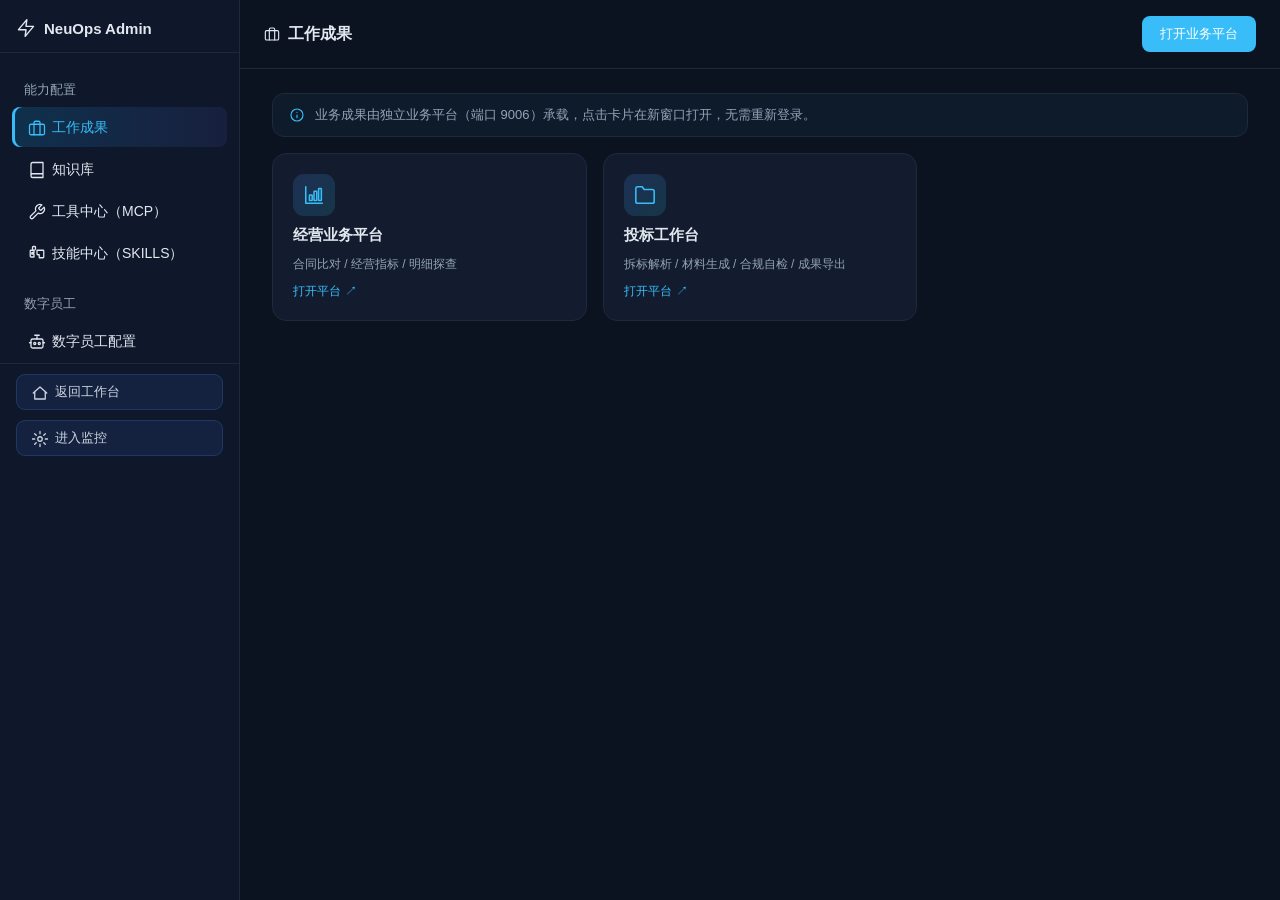
<file: static/manage.html>
<!DOCTYPE html>
<html lang="zh-CN">
<head>
<meta charset="UTF-8">
<meta name="viewport" content="width=device-width, initial-scale=1.0">
<title>后台管理 · NeuOps Agent</title>
<link rel="stylesheet" href="/static/manage.css">
</head>
<body>
<div class="app-layout" id="app-root" data-biz9006="http://122.51.98.98:9006">

  <!-- ═══════ SIDEBAR ═══════ -->
  <nav class="nav-sidebar">
    <div class="nav-brand">
      <span class="icon" style="display:inline-flex;"><svg class="svg-icon" viewBox="0 0 24 24" fill="none" stroke="currentColor" stroke-width="1.7" stroke-linecap="round" stroke-linejoin="round"><path d="M13 2 3 14h9l-1 8 10-12h-9l1-8z"/></svg></span>
      <span>NeuOps Admin</span>
    </div>
    <div class="nav-menu">
      <div class="nav-section-gap"></div>
      <div class="nav-section-header">能力配置</div>
      <div class="nav-item active" data-page="work" onclick="navigateTo('work')">
        <span class="nav-icon"><svg class="svg-icon" viewBox="0 0 24 24" fill="none" stroke="currentColor" stroke-width="1.7" stroke-linecap="round" stroke-linejoin="round"><rect x="2" y="7" width="20" height="14" rx="2"/><path d="M16 21V5a2 2 0 0 0-2-2h-4a2 2 0 0 0-2 2v16"/></svg></span>工作成果
      </div>
      <div class="nav-item" data-page="knowledge" onclick="navigateTo('knowledge')">
        <span class="nav-icon"><svg class="svg-icon" viewBox="0 0 24 24" fill="none" stroke="currentColor" stroke-width="1.7" stroke-linecap="round" stroke-linejoin="round"><path d="M4 19.5A2.5 2.5 0 0 1 6.5 17H20V2H6.5A2.5 2.5 0 0 0 4 4.5v15zM4 19.5A2.5 2.5 0 0 0 6.5 22H20v-5"/></svg></span>知识库
      </div>
      <div class="nav-item" data-page="tools" onclick="navigateTo('tools')">
        <span class="nav-icon"><svg class="svg-icon" viewBox="0 0 24 24" fill="none" stroke="currentColor" stroke-width="1.7" stroke-linecap="round" stroke-linejoin="round"><path d="M14.7 6.3a1 1 0 0 0 0 1.4l1.6 1.6a1 1 0 0 0 1.4 0l3.77-3.77a6 6 0 0 1-7.94 7.94l-6.91 6.91a2.12 2.12 0 0 1-3-3l6.91-6.91a6 6 0 0 1 7.94-7.94l-3.76 3.76z"/></svg></span>工具中心（MCP）
      </div>
      <div class="nav-item" data-page="skills" onclick="navigateTo('skills')">
        <span class="nav-icon"><svg class="svg-icon" viewBox="0 0 24 24" fill="none" stroke="currentColor" stroke-width="1.7" stroke-linecap="round" stroke-linejoin="round"><path d="M10 3v2a2 2 0 0 1-4 0V3a1 1 0 0 1 1-1h2a1 1 0 0 1 1 1zM4 7h4v3H6a1 1 0 0 0-1 1v1h3v4H4a1 1 0 0 1-1-1V8a1 1 0 0 1 1-1zM12 7h8a1 1 0 0 1 1 1v8a1 1 0 0 1-1 1h-5v-4h-2a1 1 0 0 1-1-1V8a1 1 0 0 1 1-1z"/></svg></span>技能中心（SKILLS）
      </div>
      <div class="nav-section-gap"></div>
      <div class="nav-section-header">数字员工</div>
      <div class="nav-item" data-page="employees" onclick="navigateTo('employees')">
        <span class="nav-icon"><svg class="svg-icon" viewBox="0 0 24 24" fill="none" stroke="currentColor" stroke-width="1.7" stroke-linecap="round" stroke-linejoin="round"><rect x="4" y="8" width="16" height="12" rx="2"/><circle cx="9" cy="14" r="1.4"/><circle cx="15" cy="14" r="1.4"/><path d="M12 8V5M9 3h6"/><path d="M4 13H2M22 13h-2"/></svg></span>数字员工配置
      </div>
    </div>
    <div class="nav-footer">
      <div class="nav-item" onclick="location.href='/'">
        <span class="nav-icon"><svg class="svg-icon" viewBox="0 0 24 24" fill="none" stroke="currentColor" stroke-width="1.7" stroke-linecap="round" stroke-linejoin="round"><path d="M3 12l9-8 9 8M5 10v10h14V10"/></svg></span>返回工作台
      </div>
      <div class="nav-item" onclick="location.href='/ops'">
        <span class="nav-icon"><svg class="svg-icon" viewBox="0 0 24 24" fill="none" stroke="currentColor" stroke-width="1.7" stroke-linecap="round" stroke-linejoin="round"><circle cx="12" cy="12" r="3"/><path d="M12 2v3M12 19v3M2 12h3M19 12h3M4.9 4.9l2.1 2.1M17 17l2.1 2.1M19.1 4.9 17 7M7 17l-2.1 2.1"/></svg></span>进入监控
      </div>
    </div>
  </nav>

  <!-- ═══════ MAIN CONTENT ═══════ -->
  <div class="main-content" style="overflow:auto;">

    <!-- ═══════ PAGE: WORK (9006 外链) ═══════ -->
    <div id="page-work" class="page" style="height:100%;display:flex;flex-direction:column;">
      <div class="page-header">
        <h2 style="display:inline-flex;align-items:center;gap:8px;"><svg class="svg-icon" viewBox="0 0 24 24" fill="none" stroke="currentColor" stroke-width="1.7" stroke-linecap="round" stroke-linejoin="round"><rect x="2" y="7" width="20" height="14" rx="2"/><path d="M16 21V5a2 2 0 0 0-2-2h-4a2 2 0 0 0-2 2v16"/></svg>工作成果</h2>
        <div class="header-right">
          <button class="btn-primary" onclick="window.open(document.getElementById('app-root').dataset.biz9006, '_blank')">打开业务平台</button>
        </div>
      </div>
      <div class="page-body" style="padding:24px 32px;">
        <div class="work-tip" style="margin-bottom:16px;padding:12px 16px;border:1px solid var(--c-border-light);border-radius:12px;background:rgba(56,189,248,0.05);font-size:13px;color:var(--c-text-secondary);display:flex;align-items:center;gap:10px;">
          <svg class="svg-icon" style="color:var(--c-primary);flex:none;" viewBox="0 0 24 24" fill="none" stroke="currentColor" stroke-width="1.7" stroke-linecap="round" stroke-linejoin="round"><circle cx="12" cy="12" r="9"/><path d="M12 8h.01M12 12v4"/></svg>
          业务成果由独立业务平台（端口 9006）承载，点击卡片在新窗口打开，无需重新登录。
        </div>
        <div class="card-grid" id="workCardGrid" style="grid-template-columns:repeat(auto-fill,minmax(260px,1fr));"></div>
      </div>
    </div>

    <!-- ═══════ PAGE: KNOWLEDGE ═══════ -->
    <div id="page-knowledge" class="page hidden" style="height:100%;display:flex;flex-direction:column;">
      <div class="page-header">
        <h2 style="display:inline-flex;align-items:center;gap:8px;"><svg class="svg-icon" viewBox="0 0 24 24" fill="none" stroke="currentColor" stroke-width="1.7" stroke-linecap="round" stroke-linejoin="round"><path d="M4 19.5A2.5 2.5 0 0 1 6.5 17H20V2H6.5A2.5 2.5 0 0 0 4 4.5v15zM4 19.5A2.5 2.5 0 0 0 6.5 22H20v-5"/></svg>知识库</h2>
        <div class="header-right">
          <button class="btn-primary" onclick="kbOpenCreate()">＋ 新建知识库</button>
        </div>
      </div>
      <div class="page-body" style="padding:24px 32px;">
        <div id="kbListView">
          <div class="kb-kpis">
            <div class="kb-kpi"><div class="kb-kpi-label">知识库总数</div><div class="kb-kpi-value blue" id="kbKpiTotal">0</div></div>
            <div class="kb-kpi"><div class="kb-kpi-label">文档总数</div><div class="kb-kpi-value green" id="kbKpiDocs">0</div></div>
            <div class="kb-kpi"><div class="kb-kpi-label">切块总数</div><div class="kb-kpi-value purple" id="kbKpiChunks">0</div></div>
            <div class="kb-kpi"><div class="kb-kpi-label">绑定智能体</div><div class="kb-kpi-value amber" id="kbKpiEmps">0</div></div>
          </div>
          <div class="kb-grid" id="kbGrid"></div>
        </div>
        <div id="kbDetailView" class="hidden">
          <div class="kb-back" onclick="kbShowList()">← 返回知识库列表</div>
          <div class="kb-hbar">
            <h2 id="kbDName"></h2>
            <span class="kb-badge" id="kbDStats"></span>
            <div style="margin-left:auto;display:flex;gap:8px;flex-wrap:wrap;">
              <button class="card-btn" onclick="kbOpenBind()">绑定智能体</button>
              <button class="card-btn" onclick="kbRebuildIndex()">重建索引</button>
              <button class="card-btn" onclick="kbOpenUpload()">上传文件</button>
              <button class="card-btn danger" onclick="kbDeleteBase()">删除知识库</button>
            </div>
          </div>
          <div style="display:flex;flex-wrap:wrap;gap:6px;margin-bottom:8px;align-items:center;">
            <span style="color:var(--c-text-secondary);font-size:12px;">绑定智能体：</span>
            <span id="kbDEmps"></span>
          </div>
          <div style="color:var(--c-text-secondary);font-size:12px;" id="kbDDesc"></div>
          <div class="kb-chunk-wrap" id="kbChunkList"></div>
          <div class="kb-pager" id="kbPager"></div>
        </div>
      </div>
    </div>

    <!-- ═══════ PAGE: TOOLS ═══════ -->
    <div id="page-tools" class="page hidden" style="height:100%;display:flex;flex-direction:column;">
      <div class="page-header">
        <h2 style="display:inline-flex;align-items:center;gap:8px;"><svg class="svg-icon" viewBox="0 0 24 24" fill="none" stroke="currentColor" stroke-width="1.7" stroke-linecap="round" stroke-linejoin="round"><path d="M14.7 6.3a1 1 0 0 0 0 1.4l1.6 1.6a1 1 0 0 0 1.4 0l3.77-3.77a6 6 0 0 1-7.94 7.94l-6.91 6.91a2.12 2.12 0 0 1-3-3l6.91-6.91a6 6 0 0 1 7.94-7.94l-3.76 3.76z"/></svg>工具中心（MCP）</h2>
        <div class="header-right">
          <button class="btn-primary" onclick="openServerModal()">+ 添加MCP Server</button>
        </div>
      </div>
      <div class="page-body" style="padding:24px 32px;overflow:auto;">
        <div class="tools-layout">
          <aside class="tools-tree" id="toolTreePanel"></aside>
          <div class="tools-content">
            <div class="tools-content-head">
              <div class="search-bar" style="margin:0;width:100%;">
                <input type="text" id="toolSearchInput" placeholder="搜索工具名称 / 所属 Server..." oninput="renderToolCards()">
              </div>
            </div>
            <div id="toolCardGrid"></div>
          </div>
        </div>
      </div>
    </div>

    <!-- ═══════ PAGE: SKILLS ═══════ -->
    <div id="page-skills" class="page hidden" style="height:100%;display:flex;flex-direction:column;">
      <div class="page-header">
        <h2 style="display:inline-flex;align-items:center;gap:8px;"><svg class="svg-icon" viewBox="0 0 24 24" fill="none" stroke="currentColor" stroke-width="1.7" stroke-linecap="round" stroke-linejoin="round"><path d="M10 3v2a2 2 0 0 1-4 0V3a1 1 0 0 1 1-1h2a1 1 0 0 1 1 1zM4 7h4v3H6a1 1 0 0 0-1 1v1h3v4H4a1 1 0 0 1-1-1V8a1 1 0 0 1 1-1zM12 7h8a1 1 0 0 1 1 1v8a1 1 0 0 1-1 1h-5v-4h-2a1 1 0 0 1-1-1V8a1 1 0 0 1 1-1z"/></svg>技能中心（SKILLS）</h2>
        <div class="header-right">
          <button class="btn-primary" onclick="openCreateSkill()">+ 导入Skill</button>
        </div>
      </div>
      <div class="page-body" style="padding:24px 32px;">
        <div class="search-bar">
          <input type="text" id="skillSearchInput" placeholder="搜索技能名称..." oninput="searchSkills(this.value)">
        </div>
        <div class="tabs" id="skillTabs">
          <button class="tab-btn active" data-tab="all" onclick="switchSkillTab('all')">全部</button>
          <button class="tab-btn" data-tab="official" onclick="switchSkillTab('official')">官方技能</button>
          <button class="tab-btn" data-tab="custom" onclick="switchSkillTab('custom')">自定义技能</button>
        </div>
        <div class="skill-card-grid" id="skillCardGrid"></div>
      </div>
    </div>

    <!-- ═══════ PAGE: EMPLOYEES ═══════ -->
    <div id="page-employees" class="page hidden" style="height:100%;display:flex;flex-direction:column;">
      <div id="empListView" style="height:100%;display:flex;flex-direction:column;">
        <div class="page-header">
          <h2 style="display:inline-flex;align-items:center;gap:8px;"><svg class="svg-icon" viewBox="0 0 24 24" fill="none" stroke="currentColor" stroke-width="1.7" stroke-linecap="round" stroke-linejoin="round"><rect x="4" y="8" width="16" height="12" rx="2"/><circle cx="9" cy="14" r="1.4"/><circle cx="15" cy="14" r="1.4"/><path d="M12 8V5M9 3h6"/><path d="M4 13H2M22 13h-2"/></svg>数字员工配置</h2>
          <div class="header-right">
            <button class="btn-primary" onclick="openCreateEmp()">+ 创建数字员工</button>
          </div>
        </div>
        <div class="page-body" style="padding:24px 32px;">
          <div class="search-bar">
            <input type="text" placeholder="搜索数字员工..." oninput="renderEmployees(this.value)">
          </div>
          <table class="data-table" id="empTable">
            <thead><tr><th>ID</th><th>显示名称</th><th>描述</th><th>类型</th><th>创建时间</th><th>操作</th></tr></thead>
            <tbody></tbody>
          </table>
        </div>
      </div>
      <div id="empDetailView" class="hidden" style="height:100%;display:flex;flex-direction:column;">
        <div id="empDetailTop" class="emp-detail-top"></div>
        <div id="emp-tab-conv" style="flex:1;overflow-y:auto;" class="hidden"></div>
        <div id="emp-tab-skill" style="flex:1;overflow-y:auto;" class="hidden"></div>
        <div id="emp-tab-mcp" style="flex:1;overflow-y:auto;" class="hidden"></div>
        <div id="emp-tab-settings" style="flex:1;overflow-y:auto;" class="hidden"></div>
        <div id="emp-tab-channels" style="flex:1;overflow-y:auto;" class="hidden"></div>
      </div>
    </div>

<!-- ═══════ MODALS ═══════ -->

<!-- 知识库上传 -->
<div class="modal-overlay hidden" id="kbUploadOverlay">
  <div class="modal-box" style="max-width:560px;">
    <h3>上传文件到「<span id="kbUpKbName"></span>」</h3>
    <div class="kb-file-drop" id="kbFileDrop" onclick="document.getElementById('kbFileInput').click()">
      <div class="kb-file-drop-big">点击选择 或 拖拽文件到此处</div>
      <div style="font-size:12px;margin-top:4px;">支持 txt / md / xlsx / pdf / docx，可多选</div>
    </div>
    <input type="file" id="kbFileInput" multiple accept=".txt,.md,.xlsx,.pdf,.docx" class="hidden">
    <div class="kb-upload-list" id="kbUploadList"></div>
    <div class="modal-actions">
      <button class="btn-cancel" onclick="kbCloseUpload()">关闭</button>
    </div>
  </div>
</div>

<!-- 新建知识库 -->
<div class="modal-overlay hidden" id="kbCreateOverlay">
  <div class="modal-box">
    <h3>新建知识库</h3>
    <div class="kb-field"><label>名称 *</label><input id="kbNewName" placeholder="例如：运维知识库-告警案例"></div>
    <div class="kb-field"><label>描述</label><textarea id="kbNewDesc" placeholder="说明这个知识库的领域与用途"></textarea></div>
    <div class="modal-actions">
      <button class="btn-cancel" onclick="kbCloseCreate()">取消</button>
      <button class="btn-confirm" style="background:var(--c-primary);" onclick="kbSubmitCreate()">创建</button>
    </div>
  </div>
</div>

<!-- 绑定智能体 -->
<div class="modal-overlay hidden" id="kbBindOverlay">
  <div class="modal-box">
    <h3>绑定智能体到「<span id="kbBindKbName"></span>」</h3>
    <div id="kbBindEmpList"></div>
    <div class="modal-actions">
      <button class="btn-cancel" onclick="kbCloseBind()">取消</button>
      <button class="btn-confirm" style="background:var(--c-primary);" onclick="kbSubmitBind()">保存绑定</button>
    </div>
  </div>
</div>

<!-- 创建数字员工 -->
<div class="modal-overlay hidden" id="createEmpModal">
  <div class="modal-box" style="max-width:560px;">
    <h3 style="display:flex;align-items:center;gap:8px;"><svg class="svg-icon" viewBox="0 0 24 24" fill="none" stroke="currentColor" stroke-width="1.7" stroke-linecap="round" stroke-linejoin="round"><rect x="4" y="8" width="16" height="12" rx="2"/><circle cx="9" cy="14" r="1.4"/><circle cx="15" cy="14" r="1.4"/><path d="M12 8V5M9 3h6"/><path d="M4 13H2M22 13h-2"/></svg>创建数字员工</h3>
    <div style="display:flex;flex-direction:column;gap:14px;margin:16px 0;">
      <div><label style="font-size:13px;color:var(--c-text-body);display:block;margin-bottom:4px;"><span style="color:var(--c-danger);">*</span> 员工名称</label><input id="empFormName" type="text" placeholder="如：经营业务专家" style="width:100%;height:40px;padding:0 12px;border:1px solid var(--c-border-light);border-radius:8px;font-size:14px;outline:none;background:var(--c-main-bg);color:var(--c-text-body);"></div>
      <div><label style="font-size:13px;color:var(--c-text-body);display:block;margin-bottom:4px;">描述</label><textarea id="empFormDesc" placeholder="描述该员工擅长处理的业务场景..." style="width:100%;padding:10px 12px;border:1px solid var(--c-border-light);border-radius:8px;font-size:14px;outline:none;min-height:60px;resize:vertical;"></textarea></div>
      <div><label style="font-size:13px;color:var(--c-text-body);display:block;margin-bottom:4px;">员工类型</label><select id="empFormType" style="width:100%;height:40px;padding:0 12px;border:1px solid var(--c-border-light);border-radius:8px;font-size:14px;outline:none;background:var(--c-main-bg);"><option>经营分析</option><option>系统研发</option><option>通用</option></select></div>
      <div><label style="font-size:13px;color:var(--c-text-body);display:block;margin-bottom:4px;">系统 Prompt</label><textarea id="empFormPrompt" placeholder="定义该员工的行为规则和专业知识..." style="width:100%;padding:10px 12px;border:1px solid var(--c-border-light);border-radius:8px;font-size:14px;outline:none;min-height:80px;resize:vertical;"></textarea></div>
    </div>
    <div class="modal-actions">
      <button class="btn-cancel" onclick="closeCreateEmp()">取消</button>
      <button class="btn-confirm" style="background:var(--c-primary);" onclick="doCreateEmployee()">确认创建</button>
    </div>
  </div>
</div>

<!-- 创建/编辑技能 -->
<div class="modal-overlay hidden" id="createSkillModal">
  <div class="modal-box" style="max-width:680px;">
    <h3 style="display:flex;align-items:center;gap:8px;"><svg class="svg-icon" viewBox="0 0 24 24" fill="none" stroke="currentColor" stroke-width="1.7" stroke-linecap="round" stroke-linejoin="round"><path d="M10 3v2a2 2 0 0 1-4 0V3a1 1 0 0 1 1-1h2a1 1 0 0 1 1 1zM4 7h4v3H6a1 1 0 0 0-1 1v1h3v4H4a1 1 0 0 1-1-1V8a1 1 0 0 1 1-1zM12 7h8a1 1 0 0 1 1 1v8a1 1 0 0 1-1 1h-5v-4h-2a1 1 0 0 1-1-1V8a1 1 0 0 1 1-1z"/></svg><span id="skillModalTitle">创建技能</span></h3>
    <div style="display:flex;flex-direction:column;gap:14px;margin:16px 0;">
      <div style="display:grid;grid-template-columns:1fr 1fr 1fr;gap:12px;">
        <div><label style="font-size:13px;color:var(--c-text-body);display:block;margin-bottom:4px;"><span style="color:var(--c-danger);">*</span> 技能名称</label><input id="skillFormName" type="text" placeholder="如：采购清单比对" style="width:100%;height:40px;padding:0 12px;border:1px solid var(--c-border-light);border-radius:8px;font-size:14px;outline:none;background:var(--c-main-bg);color:var(--c-text-body);"></div>
        <div><label style="font-size:13px;color:var(--c-text-body);display:block;margin-bottom:4px;">分类</label><select id="skillFormCategory" style="width:100%;height:40px;padding:0 12px;border:1px solid var(--c-border-light);border-radius:8px;font-size:14px;outline:none;background:var(--c-main-bg);"><option value="custom">自定义技能</option><option value="market">技能市场</option></select></div>
        <div><label style="font-size:13px;color:var(--c-text-body);display:block;margin-bottom:4px;">分组</label><input id="skillFormGroup" list="skillGroupOptions" placeholder="如：告警 / 查数 / 变更" style="width:100%;height:40px;padding:0 12px;border:1px solid var(--c-border-light);border-radius:8px;font-size:14px;outline:none;background:var(--c-main-bg);color:var(--c-text-body);"><datalist id="skillGroupOptions"></datalist></div>
      </div>
      <div><label style="font-size:13px;color:var(--c-text-body);display:block;margin-bottom:4px;">简短描述</label><input id="skillFormDesc" type="text" placeholder="一句话描述该技能的功能..." style="width:100%;height:40px;padding:0 12px;border:1px solid var(--c-border-light);border-radius:8px;font-size:14px;outline:none;"></div>
      <div><label style="font-size:13px;color:var(--c-text-body);display:block;margin-bottom:4px;">执行流程 / Prompt 说明</label><textarea id="skillFormFlow" placeholder="描述技能的执行流程、约束与目标..." style="width:100%;padding:10px 12px;border:1px solid var(--c-border-light);border-radius:8px;font-size:14px;outline:none;min-height:70px;resize:vertical;"></textarea></div>
      <div>
        <label style="font-size:13px;color:var(--c-text-body);display:block;margin-bottom:4px;">绑定工具 <span style="color:var(--c-text-time);font-weight:400;">（可多选，技能执行时按所选工具调度）</span></label>
        <div id="skillFormTools" style="max-height:200px;overflow-y:auto;border:1px solid var(--c-border-light);border-radius:8px;padding:8px;display:flex;flex-direction:column;gap:6px;"></div>
      </div>
    </div>
    <div class="modal-actions">
      <button class="btn-cancel" onclick="closeCreateSkill()">取消</button>
      <button class="btn-confirm" style="background:var(--c-primary);" onclick="doCreateSkill()">确认保存</button>
    </div>
  </div>
</div>

<!-- 技能详情 -->
<div class="skill-detail-overlay hidden" id="skillDetailModal">
  <div class="skill-detail-box">
    <div class="detail-header">
      <span id="skillDetailTitle">Skill 详情</span>
      <span style="cursor:pointer;font-size:16px;display:inline-flex;color:var(--c-text-secondary);" onclick="closeSkillDetail()"><svg class="svg-icon" viewBox="0 0 24 24" fill="none" stroke="currentColor" stroke-width="2" stroke-linecap="round" stroke-linejoin="round"><path d="M18 6 6 18M6 6l12 12"/></svg></span>
    </div>
    <div class="detail-body" id="skillDetailBody"></div>
    <div class="modal-actions" style="padding:12px 20px;border-top:1px solid var(--c-border-light);margin-top:0;display:flex;gap:8px;">
      <button class="btn-confirm" style="background:#10b981;" onclick="closeSkillDetail();openJsonEditor(SKILL_DETAIL_ID)">JSON 编辑</button>
      <button class="btn-confirm" style="background:var(--c-primary);" onclick="closeSkillDetail();openEditSkill(SKILL_DETAIL_ID)">基础信息编辑</button>
    </div>
  </div>
</div>

<!-- MCP Server -->
<div class="modal-overlay hidden" id="serverModal">
  <div class="modal-box" style="max-width:560px;">
    <h3 style="display:flex;align-items:center;gap:8px;"><svg class="svg-icon" viewBox="0 0 24 24" fill="none" stroke="currentColor" stroke-width="1.7" stroke-linecap="round" stroke-linejoin="round"><path d="M14.7 6.3a1 1 0 0 0 0 1.4l1.6 1.6a1 1 0 0 0 1.4 0l3.77-3.77a6 6 0 0 1-7.94 7.94l-6.91 6.91a2.12 2.12 0 0 1-3-3l6.91-6.91a6 6 0 0 1 7.94-7.94l-3.76 3.76z"/></svg><span id="serverModalTitle">添加 MCP Server</span></h3>
    <div style="display:flex;flex-direction:column;gap:14px;margin:16px 0;">
      <div><label style="font-size:13px;color:var(--c-text-body);display:block;margin-bottom:4px;"><span style="color:var(--c-danger);">*</span> Server 名称</label><input id="serverFormName" type="text" placeholder="如：MCP Hub / 本地 MCP Gateway" style="width:100%;height:40px;padding:0 12px;border:1px solid var(--c-border-light);border-radius:8px;font-size:14px;outline:none;background:var(--c-main-bg);color:var(--c-text-body);"></div>
      <div><label style="font-size:13px;color:var(--c-text-body);display:block;margin-bottom:4px;"><span style="color:var(--c-danger);">*</span> Base URL</label><input id="serverFormUrl" type="text" placeholder="如：http://127.0.0.1:9010 或 https://mcp-hub.example.com" style="width:100%;height:40px;padding:0 12px;border:1px solid var(--c-border-light);border-radius:8px;font-size:14px;outline:none;"></div>
      <div style="display:grid;grid-template-columns:1fr 1fr 1fr;gap:12px;">
        <div><label style="font-size:13px;color:var(--c-text-body);display:block;margin-bottom:4px;">类型</label><select id="serverFormType" style="width:100%;height:40px;padding:0 12px;border:1px solid var(--c-border-light);border-radius:8px;font-size:14px;outline:none;background:var(--c-main-bg);"><option value="local">本地</option><option value="remote">远程</option></select></div>
        <div><label style="font-size:13px;color:var(--c-text-body);display:block;margin-bottom:4px;">认证方式</label><select id="serverFormAuth" style="width:100%;height:40px;padding:0 12px;border:1px solid var(--c-border-light);border-radius:8px;font-size:14px;outline:none;background:var(--c-main-bg);"><option value="none">无</option><option value="bearer">Bearer Token</option><option value="basic">Basic Auth</option></select></div>
        <div><label style="font-size:13px;color:var(--c-text-body);display:block;margin-bottom:4px;">分组</label><input id="serverFormGroup" list="serverGroupOptions" placeholder="如：告警 / 查数 / 变更" style="width:100%;height:40px;padding:0 12px;border:1px solid var(--c-border-light);border-radius:8px;font-size:14px;outline:none;background:var(--c-main-bg);color:var(--c-text-body);"><datalist id="serverGroupOptions"></datalist></div>
      </div>
      <div><label style="font-size:13px;color:var(--c-text-body);display:block;margin-bottom:4px;">描述</label><input id="serverFormDesc" type="text" placeholder="该 Server 提供哪些工具能力..." style="width:100%;height:40px;padding:0 12px;border:1px solid var(--c-border-light);border-radius:8px;font-size:14px;outline:none;"></div>
    </div>
    <div class="modal-actions">
      <button class="btn-cancel" onclick="closeServerModal()">取消</button>
      <button class="btn-confirm" style="background:var(--c-primary);" onclick="doSaveServer()">确认保存</button>
    </div>
  </div>
</div>

<!-- 工具详情 -->
<div class="skill-detail-overlay hidden" id="toolDetailModal">
  <div class="skill-detail-box" style="max-width:720px;">
    <div class="detail-header">
      <span id="toolDetailTitle">工具详情</span>
      <span style="cursor:pointer;font-size:16px;display:inline-flex;color:var(--c-text-secondary);" onclick="closeToolDetail()"><svg class="svg-icon" viewBox="0 0 24 24" fill="none" stroke="currentColor" stroke-width="2" stroke-linecap="round" stroke-linejoin="round"><path d="M18 6 6 18M6 6l12 12"/></svg></span>
    </div>
    <div class="detail-body" id="toolDetailBody"></div>
    <div class="modal-actions" style="padding:12px 20px;border-top:1px solid var(--c-border-light);margin-top:0;">
      <button class="btn-cancel" onclick="closeToolDetail()">关闭</button>
      <button class="btn-confirm" style="background:var(--c-primary);" onclick="editToolGroup(TOOL_DETAIL_ID);closeToolDetail()">调整分组</button>
    </div>
  </div>
</div>

<!-- 工具分组调整 -->
<div class="modal-overlay hidden" id="toolGroupModal">
  <div class="modal-box" style="max-width:440px;">
    <h3 style="display:flex;align-items:center;gap:8px;"><svg class="svg-icon" viewBox="0 0 24 24" fill="none" stroke="currentColor" stroke-width="1.7" stroke-linecap="round" stroke-linejoin="round"><path d="M14.7 6.3a1 1 0 0 0 0 1.4l1.6 1.6a1 1 0 0 0 1.4 0l3.77-3.77a6 6 0 0 1-7.94 7.94l-6.91 6.91a2.12 2.12 0 0 1-3-3l6.91-6.91a6 6 0 0 1 7.94-7.94l-3.76 3.76z"/></svg>调整工具分组</h3>
    <div style="display:flex;flex-direction:column;gap:14px;margin:16px 0;">
      <div><label style="font-size:13px;color:var(--c-text-body);display:block;margin-bottom:4px;">工具</label><div id="toolGroupToolName" style="font-size:14px;font-weight:600;color:var(--c-text-h1);"></div></div>
      <div><label style="font-size:13px;color:var(--c-text-body);display:block;margin-bottom:4px;">分组 <span style="color:var(--c-text-time);font-weight:400;">（留空归入"未分组"）</span></label><input id="toolGroupInput" list="toolGroupOptions" placeholder="选择已有分组或输入新分组" style="width:100%;height:40px;padding:0 12px;border:1px solid var(--c-border-light);border-radius:8px;font-size:14px;outline:none;background:var(--c-main-bg);color:var(--c-text-body);"><datalist id="toolGroupOptions"></datalist></div>
    </div>
    <div class="modal-actions">
      <button class="btn-cancel" onclick="closeToolGroupModal()">取消</button>
      <button class="btn-confirm" style="background:var(--c-primary);" onclick="doSaveToolGroup()">确认保存</button>
    </div>
  </div>
</div>

<!-- Skill JSON 编辑器（后台专用） -->
<div class="skill-detail-overlay hidden" id="skillJsonEditorModal">
  <div class="skill-detail-box" style="max-width:900px;height:85vh;">
    <div class="detail-header">
      <span id="skillJsonEditorTitle">编辑 Skill JSON</span>
      <span style="cursor:pointer;font-size:16px;display:inline-flex;color:var(--c-text-secondary);" onclick="closeJsonEditor()"><svg class="svg-icon" viewBox="0 0 24 24" fill="none" stroke="currentColor" stroke-width="2" stroke-linecap="round" stroke-linejoin="round"><path d="M18 6 6 18M6 6l12 12"/></svg></span>
    </div>
    <div style="padding:16px 20px 0;display:flex;flex-direction:column;height:calc(100% - 52px);">
      <div style="display:flex;gap:8px;margin-bottom:8px;align-items:center;">
        <button class="card-btn" style="font-size:12px;" onclick="try { document.getElementById('skillJsonEditorArea').value = JSON.stringify(JSON.parse(document.getElementById('skillJsonEditorArea').value), null, 2); } catch(e){alert('JSON 格式错误: '+e.message)}">格式化</button>
        <span id="skillJsonEditorError" style="color:#ff6b6b;font-size:12px;display:none;"></span>
        <span style="margin-left:auto;font-size:12px;color:var(--c-text-time)">修改后点保存，立即热更新生效</span>
      </div>
      <textarea id="skillJsonEditorArea" spellcheck="false" style="flex:1;width:100%;min-height:0;background:#0E1626;color:#cbd5e1;border:1px solid #1E2A44;border-radius:8px;padding:14px 16px;font-family:'SF Mono',Menlo,Consolas,monospace;font-size:13px;line-height:1.6;resize:none;outline:none;"></textarea>
    </div>
    <div class="modal-actions" style="padding:12px 20px;border-top:1px solid var(--c-border-light);">
      <button class="btn-cancel" onclick="closeJsonEditor()">取消</button>
      <button class="btn-confirm" style="background:var(--c-primary);" onclick="saveSkillJson()">保存并热更新</button>
    </div>
  </div>
</div>

<!-- UI DIALOG -->
<div class="ui-dialog-mask hidden" id="uiDialogMask">
  <div class="ui-dialog">
    <div class="ui-dialog-head">
      <span class="ui-dialog-icon type-info" id="uiDialogIcon"></span>
      <div class="ui-dialog-title" id="uiDialogTitle">提示</div>
    </div>
    <div class="ui-dialog-msg" id="uiDialogMsg"></div>
    <div class="ui-dialog-actions">
      <button class="btn-cancel hidden" id="uiDialogCancelBtn">取消</button>
      <button class="btn-confirm primary" id="uiDialogOkBtn">确定</button>
    </div>
  </div>
</div>

<div id="appToast"></div>

<script src="/static/manage.app.js"></script>
</body>
</html>
</file>
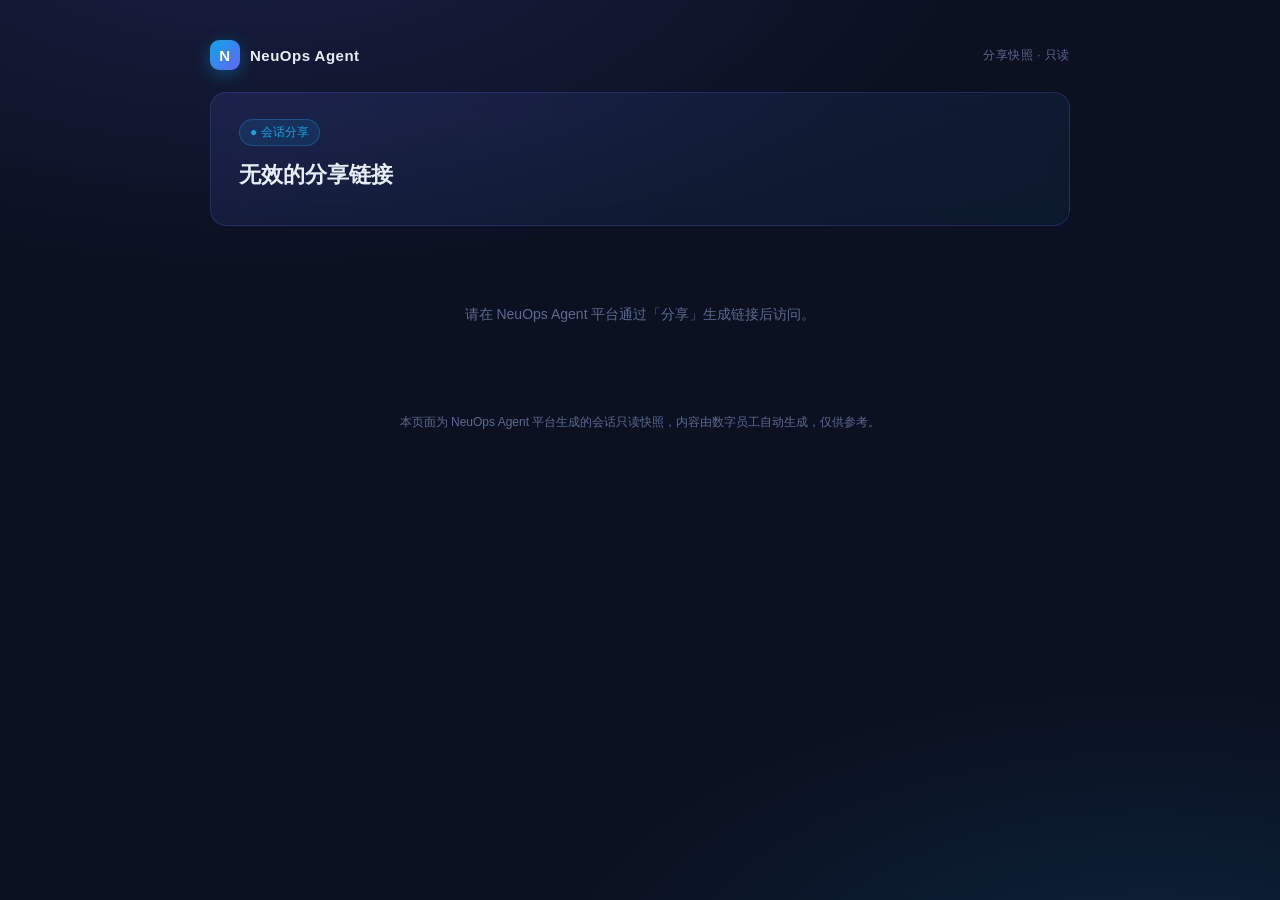
<file: static/share.html>
<!DOCTYPE html>
<html lang="zh-CN">
<head>
<meta charset="UTF-8">
<meta name="viewport" content="width=device-width, initial-scale=1.0">
<title>NeuOps · 会话分享</title>
<style>
  :root {
    --c-bg: #0B1121;
    --c-panel: #111A2C;
    --c-panel-2: #1E2A44;
    --c-border: rgba(99,102,241,0.22);
    --c-primary: #0EA5E9;
    --c-primary-2: #6366F1;
    --c-text: #E6EDF7;
    --c-text-2: #9AA4BF;
    --c-text-3: #5B6A91;
  }
  * { margin: 0; padding: 0; box-sizing: border-box; }
  body {
    font-family: -apple-system, "PingFang SC", "Microsoft YaHei", sans-serif;
    background:
      radial-gradient(1200px 600px at 20% -10%, rgba(99,102,241,0.16), transparent 60%),
      radial-gradient(1000px 500px at 90% 110%, rgba(14,165,233,0.13), transparent 60%),
      var(--c-bg);
    color: var(--c-text);
    min-height: 100vh;
    display: flex; flex-direction: column; align-items: center;
    padding: 40px 16px 60px;
  }
  .wrap { width: 100%; max-width: 860px; }
  .brand { display: flex; align-items: center; gap: 10px; margin-bottom: 22px; font-size: 15px; font-weight: 600; letter-spacing: .5px; }
  .brand .logo {
    width: 30px; height: 30px; border-radius: 9px; flex-shrink: 0;
    background: linear-gradient(135deg, var(--c-primary), var(--c-primary-2));
    display: flex; align-items: center; justify-content: center; font-size: 15px; color: #fff;
    box-shadow: 0 4px 16px rgba(14,165,233,0.35);
  }
  .brand .sub { font-size: 12px; color: var(--c-text-3); font-weight: 400; margin-left: auto; }
  .hero {
    background: linear-gradient(160deg, rgba(99,102,241,0.14), rgba(14,165,233,0.06));
    border: 1px solid var(--c-border);
    border-radius: 16px;
    padding: 26px 28px; margin-bottom: 20px;
    backdrop-filter: blur(10px);
  }
  .hero .tag {
    display: inline-flex; align-items: center; gap: 6px;
    font-size: 12px; color: var(--c-primary);
    background: rgba(14,165,233,0.12); border: 1px solid rgba(14,165,233,0.3);
    padding: 4px 10px; border-radius: 20px; margin-bottom: 12px;
  }
  .hero h1 { font-size: 22px; font-weight: 700; line-height: 1.5; margin-bottom: 8px; }
  .hero .meta { font-size: 13px; color: var(--c-text-2); }
  .msg {
    background: var(--c-panel);
    border: 1px solid rgba(91,106,145,0.2);
    border-radius: 12px; padding: 18px 20px; margin-bottom: 12px;
  }
  .msg.user { background: rgba(14,165,233,0.07); border-color: rgba(14,165,233,0.25); }
  .msg .role { display: flex; align-items: center; gap: 8px; font-size: 12px; color: var(--c-text-3); margin-bottom: 10px; }
  .msg.user .role { color: var(--c-primary); }
  .msg .role .dot { width: 7px; height: 7px; border-radius: 50%; background: var(--c-primary-2); }
  .msg.user .role .dot { background: var(--c-primary); }
  .msg .content { font-size: 14px; line-height: 1.75; color: var(--c-text); white-space: pre-wrap; word-break: break-word; }
  .msg .content h1,.msg .content h2,.msg .content h3 { margin: 12px 0 8px; font-size: 16px; }
  .msg .content table { border-collapse: collapse; width: 100%; margin: 10px 0; font-size: 13px; }
  .msg .content th,.msg .content td { border: 1px solid rgba(91,106,145,0.35); padding: 6px 10px; text-align: left; }
  .msg .content th { background: rgba(99,102,241,0.12); }
  .msg .content code { background: rgba(91,106,145,0.25); padding: 1px 6px; border-radius: 4px; font-size: 13px; }
  .empty {
    text-align: center; color: var(--c-text-3); padding: 60px 0; font-size: 14px;
  }
  .footer { text-align: center; font-size: 12px; color: var(--c-text-3); margin-top: 30px; }
  .loading { text-align: center; color: var(--c-text-2); padding: 60px 0; }
  @keyframes pulse { 0%,100%{opacity:.4} 50%{opacity:1} }
  .loading { animation: pulse 1.4s ease-in-out infinite; }
</style>
</head>
<body>
<div class="wrap">
  <div class="brand">
    <div class="logo">N</div>
    <span>NeuOps Agent</span>
    <span class="sub">分享快照 · 只读</span>
  </div>
  <div id="hero" class="hero">
    <span class="tag">● 会话分享</span>
    <h1 id="title">加载中...</h1>
    <div class="meta" id="meta"></div>
  </div>
  <div id="list"></div>
  <div class="footer">本页面为 NeuOps Agent 平台生成的会话只读快照，内容由数字员工自动生成，仅供参考。</div>
</div>

<script>
const ESC = (s) => String(s == null ? '' : s).replace(/&/g,'&amp;').replace(/</g,'&lt;').replace(/>/g,'&gt;').replace(/"/g,'&quot;');

function renderMarkdown(text) {
  if (!text) return '';
  let t = ESC(text);
  t = t.replace(/```([\s\S]*?)```/g, '<pre style="background:rgba(91,106,145,.15);padding:12px;border-radius:8px;font-size:13px;overflow:auto;margin:8px 0;"><code>$1</code></pre>');
  t = t.replace(/\*\*(.+?)\*\*/g, '<strong>$1</strong>');
  t = t.replace(/`([^`]+)`/g, '<code>$1</code>');
  // 表格
  t = t.replace(/((?:\|.*\|(?:\r?\n|$))+)/g, (m) => {
    const rows = m.trim().split(/\r?\n/).filter(r => r.includes('|'));
    if (!rows.length) return m;
    const cells = rows.map(r => r.split('|').slice(1, -1).map(c => c.trim()));
    if (cells[1] && cells[1].every(c => /^:?-{2,}:?$/.test(c))) cells.splice(1, 1);
    if (!cells.length) return m;
    return '<table>' + cells.map((row, i) =>
      '<tr>' + row.map(c => (i === 0 ? '<th>' : '<td>') + c + (i === 0 ? '</th>' : '</td>')).join('') + '</tr>'
    ).join('') + '</table>';
  });
  t = t.replace(/^### (.+)$/gm, '<h3>$1</h3>');
  t = t.replace(/^## (.+)$/gm, '<h2>$1</h2>');
  t = t.replace(/^# (.+)$/gm, '<h1>$1</h1>');
  t = t.replace(/^- (.+)$/gm, '• $1');
  t = t.replace(/\n/g, '<br>');
  return t;
}

async function load() {
  const shareId = location.hash.replace(/^#/, '');
  const titleEl = document.getElementById('title');
  const metaEl = document.getElementById('meta');
  const listEl = document.getElementById('list');
  if (!shareId) {
    titleEl.textContent = '无效的分享链接';
    listEl.innerHTML = '<div class="empty">请在 NeuOps Agent 平台通过「分享」生成链接后访问。</div>';
    return;
  }
  try {
    const r = await fetch('/api/share/' + encodeURIComponent(shareId)).then(x => x.json());
    if (!r.success) throw new Error(r.error || '分享不存在');
    const c = r.conversation;
    titleEl.textContent = c.title || '未命名会话';
    metaEl.textContent = '会话 ID：' + (c.conversation_id || '-') + ' · 消息 ' + (c.messages || []).length + ' 条';
    if (!c.messages || !c.messages.length) {
      listEl.innerHTML = '<div class="empty">该会话暂无消息内容。</div>';
      return;
    }
    listEl.innerHTML = c.messages.map(m => {
      const isUser = m.role === 'user';
      return `<div class="msg ${isUser ? 'user' : ''}">
        <div class="role"><span class="dot"></span>${isUser ? '你' : 'NeuOps 数字员工'}</div>
        <div class="content">${isUser ? ESC(m.content || '') : renderMarkdown(m.conclusion || m.content || '')}</div>
      </div>`;
    }).join('');
  } catch (e) {
    titleEl.textContent = '分享不存在或已失效';
    listEl.innerHTML = '<div class="empty">' + ESC(e.message || '无法加载分享内容') + '</div>';
  }
}
load();
</script>
</body>
</html>
</file>
<file: static/manage.css>
/* ═══════ DESIGN SYSTEM ═══════
   Spacing:  8 / 12 / 18 / 24 / 28 / 36 / 48
   Radius:   6 (skeleton/dropdown) / 8 (menu/btn/tab) / 12 (input)
   Text:     var(--c-text-h1) / var(--c-text-body) / var(--c-text-secondary) / var(--c-text-time) / var(--c-text-placeholder)
   Icons:    16px linear, uniform stroke
   Content:  max 820px centered
   ═══════════════════════════════ */
:root {
  --c-active-bg: rgba(14, 165, 233, 0.14);
  --c-sidebar-bg: #0F172A;
  --c-main-bg: #0B1220;
  --c-primary: #38BDF8;
  --c-primary-light: rgba(56, 189, 248, 0.12);
  --c-danger: #EF4444;
  --c-success: #10B981;
  --c-warning: #F59E0B;
  --c-text-h1: #F8FAFC;
  --c-text-body: #E2E8F0;
  --c-text-secondary: #94A3B8;
  --c-text-time: #64748B;
  --c-text-placeholder: #64748B;
  --c-border-light: #1E293B;
  --c-border-medium: #334155;
  --c-border-hover: #243246;
  --c-bg-hover: #16213A;
  --nav-w: 240px;
  --content-max: 820px;
  --panel-w: 360px;
}

* { margin:0; padding:0; box-sizing:border-box; }

body {
  font-family: -apple-system, BlinkMacSystemFont, 'Segoe UI', 'PingFang SC', 'Microsoft YaHei', sans-serif;
  background: var(--c-main-bg);
  color: var(--c-text-body);
  font-size: 14px;
  height: 100vh;
  overflow: hidden;
}

/* ═══════ LAYOUT ═══════ */
.app-layout {
  display: flex;
  height: 100vh;
  width: 100%;
}

/* ───── SIDEBAR ───── */
.nav-sidebar {
  width: var(--nav-w);
  min-width: var(--nav-w);
  background: var(--c-sidebar-bg);
  border-right: 1px solid var(--c-border-light);
  display: flex;
  flex-direction: column;
  height: 100vh;
  z-index: 20;
}

/* Brand */
.nav-brand {
  padding: 18px 16px 14px;
  font-size: 15px;
  font-weight: 700;
  color: var(--c-text-body);
  display: flex;
  align-items: center;
  gap: 8px;
  border-bottom: 1px solid var(--c-border-light);
}
.nav-brand .icon { font-size: 18px; }

/* Nav items */
.nav-menu { padding: 8px 12px 0; flex-shrink: 0; }
.nav-item {
  display: flex;
  align-items: center;
  gap: 8px;
  padding: 0 16px;
  height: 40px;
  line-height: 40px;
  cursor: pointer;
  font-size: 14px;
  color: var(--c-text-body);
  border-radius: 8px;
  margin-bottom: 2px;
  transition: background 0.15s;
}
.nav-item:hover { background: var(--c-bg-hover); }
.nav-item.active {
  background: var(--c-active-bg);
  color: var(--c-primary);
  font-weight: 500;
}
.nav-item .nav-icon { font-size: 16px; width: 16px; height: 16px; text-align: center; flex-shrink: 0; line-height: 16px; }
.nav-badge {
  margin-left: auto;
  min-width: 18px; height: 18px; line-height: 18px;
  padding: 0 6px; border-radius: 9px;
  background: var(--c-danger); color: #fff;
  font-size: 11px; font-weight: 600; text-align: center;
  flex-shrink: 0;
}

/* Section gap */
.nav-section-gap { height: 20px; }

/* Session header */
.nav-section-header {
  padding: 0 12px 8px;
  font-size: 13px;
  color: var(--c-text-secondary);
  display: flex;
  align-items: center;
  justify-content: space-between;
}
.nav-filter {
  font-size: 12px;
  padding: 2px 6px;
  border: 1px solid var(--c-border-light);
  border-radius: 6px;
  background: var(--c-main-bg);
  color: var(--c-text-secondary);
  cursor: pointer;
  outline: none;
}

/* Session list */
.nav-recent {
  flex: 1;
  overflow-y: auto;
  padding: 0 12px;
}
.recent-item {
  display: flex;
  align-items: center;
  justify-content: space-between;
  padding: 0 8px;
  height: 36px;
  line-height: 36px;
  cursor: pointer;
  font-size: 14px;
  color: var(--c-text-body);
  border-radius: 6px;
  transition: background 0.1s;
  white-space: nowrap;
}
.recent-item:hover { background: var(--c-bg-hover); }
.recent-item .recent-title { overflow: hidden; text-overflow: ellipsis; flex: 1; }
.recent-item .recent-time {
  font-size: 13px;
  color: var(--c-text-time);
  flex-shrink: 0;
  margin-left: 8px;
}
.recent-more {
  padding: 4px 8px 12px;
  font-size: 13px;
  color: var(--c-text-secondary);
  cursor: pointer;
}
.recent-more:hover { color: var(--c-primary); }

/* ═══════ 项目区 ═══════ */
.nav-proj-header { user-select: none; }
.proj-chevron { width: 14px; height: 14px; transition: transform 0.18s; color: var(--c-text-secondary); }
.proj-chevron.collapsed { transform: rotate(-90deg); }
.proj-new-btn {
  display: inline-flex; align-items: center; gap: 4px;
  font-size: 12px; color: var(--c-text-secondary);
  cursor: pointer; padding: 3px 8px; border-radius: 6px;
  transition: all 0.15s;
}
.proj-new-btn .svg-icon { width: 13px; height: 13px; }
.proj-new-btn:hover { color: var(--c-primary); background: var(--c-bg-hover); }
.nav-projects {
  padding: 0 12px 2px;
  display: flex; flex-direction: column; gap: 2px;
  max-height: 200px; overflow-y: auto;
}
.project-item {
  display: flex; align-items: center; gap: 8px;
  padding: 5px 8px; height: 32px; border-radius: 6px;
  cursor: pointer; color: var(--c-text-body);
  font-size: 13px; white-space: nowrap; transition: background 0.1s;
}
.project-item:hover { background: var(--c-bg-hover); }
.project-item.active { background: linear-gradient(90deg, rgba(14,165,233,0.16), rgba(99,102,241,0.10)); color: var(--c-primary); }
.project-item .proj-folder { width: 15px; height: 15px; flex-shrink: 0; color: var(--c-text-secondary); }
.project-item.active .proj-folder { color: var(--c-primary); }
.project-item .proj-name { flex: 1; overflow: hidden; text-overflow: ellipsis; }
.project-item .proj-count {
  font-size: 11px; color: var(--c-text-time);
  background: rgba(91,106,145,0.18); padding: 1px 6px; border-radius: 8px; flex-shrink: 0;
}
.project-item .proj-x {
  display: none; width: 16px; height: 16px; border-radius: 4px;
  color: var(--c-text-secondary); flex-shrink: 0; padding: 1px;
}
.project-item:hover .proj-x { display: block; }
.project-item .proj-x:hover { color: var(--c-danger); background: rgba(239,68,68,0.15); }
.projects-empty {
  padding: 6px 8px; font-size: 12px; color: var(--c-text-time);
}

/* ═══════ 会话操作按钮与下拉菜单 ═══════ */
.recent-item .recent-actions { display: flex; align-items: center; gap: 4px; flex-shrink: 0; margin-left: 6px; }
.recent-item .recent-more-btn {
  display: none; align-items: center; justify-content: center;
  width: 22px; height: 22px; border-radius: 5px;
  color: var(--c-text-secondary); cursor: pointer; transition: all 0.12s;
}
.recent-item:hover .recent-more-btn,
.recent-item.conv-active .recent-more-btn { display: inline-flex; }
.recent-item .recent-more-btn:hover { color: var(--c-text-body); background: var(--c-bg-hover); }
.recent-item .recent-more-btn .svg-icon { width: 15px; height: 15px; }
.recent-item.pinned-item .recent-pin-flag { display: inline-flex; }
.recent-item .recent-pin-flag {
  display: none; width: 13px; height: 13px; flex-shrink: 0; color: var(--c-warning);
}
.recent-item .recent-pin-flag .svg-icon { width: 13px; height: 13px; }
.recent-item .recent-title-wrap { display: flex; align-items: center; gap: 5px; min-width: 0; flex: 1; }
.recent-item .recent-title { overflow: hidden; text-overflow: ellipsis; }

/* 下拉菜单 */
.conv-menu {
  position: fixed; z-index: 300;
  min-width: 176px; padding: 6px;
  background: linear-gradient(180deg, #1A2540, #141D33);
  border: 1px solid rgba(99,102,241,0.28);
  border-radius: 12px;
  box-shadow: 0 12px 40px rgba(0,0,0,0.55), 0 0 0 1px rgba(14,165,233,0.06), 0 0 24px rgba(14,165,233,0.08);
  backdrop-filter: blur(12px);
}
.conv-menu-item {
  position: relative;
  display: flex; align-items: center; gap: 9px;
  padding: 8px 10px; border-radius: 8px;
  font-size: 13px; color: var(--c-text-body);
  cursor: pointer; transition: all 0.12s; user-select: none;
}
.conv-menu-item .svg-icon { width: 15px; height: 15px; color: var(--c-text-secondary); flex-shrink: 0; }
.conv-menu-item:hover { background: linear-gradient(90deg, rgba(14,165,233,0.18), rgba(99,102,241,0.12)); color: var(--c-text-body); }
.conv-menu-item:hover .svg-icon { color: var(--c-primary); }
.conv-menu-item.danger:hover { background: rgba(239,68,68,0.14); color: var(--c-danger); }
.conv-menu-item.danger:hover .svg-icon { color: var(--c-danger); }
.conv-menu-item .submenu-arrow { margin-left: auto; font-size: 16px; color: var(--c-text-time); line-height: 1; }
.conv-menu-item:hover .submenu-arrow { color: var(--c-primary); }
.conv-menu-sep { height: 1px; margin: 5px 4px; background: rgba(91,106,145,0.25); }

/* 二级菜单（移动到项目） */
.conv-submenu {
  position: absolute; left: calc(100% - 6px); top: -6px;
  min-width: 168px; max-height: 220px; overflow-y: auto;
  padding: 6px; border-radius: 12px;
  background: linear-gradient(180deg, #1E2A44, #16203A);
  border: 1px solid rgba(99,102,241,0.25);
  box-shadow: 0 12px 40px rgba(0,0,0,0.55), 0 0 20px rgba(99,102,241,0.10);
  display: none; z-index: 301;
}
.conv-menu-item:hover > .conv-submenu,
.conv-submenu:hover { display: block; }
.conv-submenu-item {
  display: flex; align-items: center; gap: 8px;
  padding: 7px 10px; border-radius: 8px;
  font-size: 13px; color: var(--c-text-body); cursor: pointer;
  transition: all 0.12s; white-space: nowrap;
}
.conv-submenu-item .svg-icon { width: 14px; height: 14px; color: var(--c-text-secondary); flex-shrink: 0; }
.conv-submenu-item:hover { background: linear-gradient(90deg, rgba(14,165,233,0.18), rgba(99,102,241,0.12)); color: var(--c-primary); }
.conv-submenu-item:hover .svg-icon { color: var(--c-primary); }
.conv-submenu-item.checked { color: var(--c-primary); }
.conv-submenu-item.checked .svg-icon { color: var(--c-primary); }
.conv-submenu-empty { padding: 10px; font-size: 12px; color: var(--c-text-time); text-align: center; }
.conv-submenu-new {
  display: flex; align-items: center; gap: 8px; margin-top: 4px; padding-top: 8px;
  border-top: 1px solid rgba(91,106,145,0.25);
  color: var(--c-primary); cursor: pointer; font-size: 13px;
  padding-left: 10px; padding-right: 10px; padding-bottom: 4px;
}
.conv-submenu-new:hover { color: #38bdf8; }

/* 通用文本输入弹窗 */
#textPromptModal .modal-box h3 { display: flex; align-items: center; gap: 8px; }
#textPromptInput {
  width: 100%; height: 40px; padding: 0 12px;
  border: 1px solid var(--c-border-light); border-radius: 8px;
  font-size: 14px; outline: none; background: var(--c-main-bg); color: var(--c-text-body);
  margin-bottom: 18px; transition: border-color 0.15s;
}
#textPromptInput:focus { border-color: var(--c-primary); }

/* 轻量 toast */
#appToast {
  position: fixed; top: 68px; left: 50%; transform: translateX(-50%);
  z-index: 500; padding: 9px 18px; border-radius: 10px;
  font-size: 13px; color: #E6EDF7;
  background: linear-gradient(90deg, rgba(14,165,233,0.22), rgba(99,102,241,0.22));
  border: 1px solid rgba(14,165,233,0.45);
  box-shadow: 0 8px 24px rgba(0,0,0,0.4);
  opacity: 0; pointer-events: none; transition: opacity 0.2s;
}
#appToast.show { opacity: 1; }
#appToast.toast-danger {
  background: linear-gradient(90deg, rgba(239,68,68,0.22), rgba(239,68,68,0.16));
  border-color: rgba(239,68,68,0.5);
}

/* Footer */
.nav-footer {
  padding: 10px 16px;
  border-top: 1px solid var(--c-border-light);
  font-size: 13px;
  color: var(--c-text-secondary);
  display: flex;
  align-items: center;
  justify-content: space-between;
  flex-shrink: 0;
}
.nav-footer .user { display: flex; align-items: center; gap: 8px; }
.nav-footer .avatar {
  width: 28px; height: 28px; border-radius: 50%;
  background: var(--c-primary); color: #fff;
  display: flex; align-items: center; justify-content: center;
  font-size: 12px; font-weight: 600;
}

/* ───── MAIN CONTENT ───── */
.main-content {
  flex: 1;
  display: flex;
  flex-direction: column;
  height: 100vh;
  min-width: 0;
  overflow-y: auto;
  overflow-x: hidden;
  position: relative;
  background: var(--c-main-bg);
}

/* Max-width wrapper for all pages */
.content-wrapper {
  max-width: var(--content-max);
  margin: 0 auto;
  width: 100%;
  flex: 1;
  display: flex;
  flex-direction: column;
}

/* ───── TIME FILTER (top-right) ───── */
.time-filter-bar {
  display: flex;
  justify-content: flex-end;
  padding: 24px 24px 0;
  flex-shrink: 0;
}
.time-filter {
  display: flex;
  align-items: center;
  gap: 6px;
  border: 1px solid var(--c-border-light);
  border-radius: 8px;
  padding: 6px 12px;
  font-size: 13px;
  cursor: pointer;
  background: var(--c-main-bg);
  color: var(--c-text-body);
  white-space: nowrap;
}
.time-filter .tf-label {
  color: var(--c-primary);
  font-weight: 500;
  margin-right: 4px;
}
.time-filter .tf-range { color: var(--c-text-secondary); }
.time-filter .tf-arrow { color: var(--c-text-time); font-size: 10px; margin-left: 4px; }
.time-filter-dropdown {
  position: absolute; top: 100%; right: 0; margin-top: 4px;
  background: var(--c-main-bg); border: 1px solid var(--c-border-light);
  border-radius: 8px; box-shadow: 0 4px 16px rgba(0,0,0,0.08); z-index: 30;
  display: none; min-width: 120px;
}
.time-filter-dropdown.show { display: block; }
.time-filter-dropdown .tf-option {
  padding: 8px 16px; cursor: pointer; font-size: 13px; border-radius: 6px; margin: 4px;
}
.time-filter-dropdown .tf-option:hover { background: var(--c-bg-hover); }
.time-filter-dropdown .tf-option.active { background: var(--c-active-bg); color: var(--c-primary); }

/* External link in top bar */
.external-link {
  padding: 6px 14px;
  border: 1px solid var(--c-border-light);
  border-radius: 8px;
  font-size: 13px;
  color: var(--c-text-secondary);
  cursor: pointer;
  text-decoration: none;
  display: flex;
  align-items: center;
  gap: 4px;
  background: var(--c-main-bg);
}
.external-link:hover { border-color: var(--c-primary); color: var(--c-primary); }

/* ───── PAGE: CHAT ───── */
.chat-page { display: flex; flex-direction: column; height: 100%; }

/* Welcome area */
.welcome-area {
  flex: 1;
  display: flex;
  flex-direction: column;
  align-items: center;
  padding: 0 24px;
}
.welcome-logo {
  width: 56px; height: 56px;
  background: linear-gradient(135deg, #0EA5E9 0%, #6366F1 100%);
  border-radius: 14px;
  display: flex; align-items: center; justify-content: center;
  margin-top: 48px;
  color: #fff; font-size: 28px;
  box-shadow: 0 4px 20px rgba(22,93,255,0.25);
}
.welcome-title {
  font-size: 26px;
  font-weight: 500;
  color: var(--c-text-h1);
  margin-top: 18px;
  text-align: center;
}
.welcome-desc {
  font-size: 15px;
  color: var(--c-text-secondary);
  margin-top: 14px;
  text-align: center;
  line-height: 1.6;
  max-width: 620px;
}
.welcome-disclaimer {
  font-size: 13px;
  color: var(--c-text-placeholder);
  margin-top: 8px;
}

/* Quick actions */
.quick-actions {
  display: flex;
  gap: 12px;
  margin-top: 36px;
  flex-wrap: wrap;
  justify-content: center;
}
.qa-btn {
  display: flex;
  align-items: center;
  gap: 6px;
  height: 38px;
  padding: 0 16px;
  border-radius: 8px;
  border: 1px solid var(--c-border-medium);
  background: var(--c-main-bg);
  cursor: pointer;
  font-size: 13px;
  color: var(--c-text-body);
  transition: all 0.15s;
  white-space: nowrap;
}
.qa-btn:hover { border-color: var(--c-primary); color: var(--c-primary); background: var(--c-primary-light); }
.qa-btn .qa-icon { font-size: 16px; }
.qa-btn .qa-beta {
  font-size: 10px;
  color: var(--c-text-placeholder);
  background: var(--c-border-light);
  padding: 1px 5px;
  border-radius: 4px;
  margin-left: 2px;
}

/* Input area (chat page) */
.chat-input-area {
  margin-top: 12px;
  width: 100%;
  max-width: var(--content-max);
  padding: 0 24px 16px;
  flex-shrink: 0;
}
.input-container {
  border: 1px solid var(--c-border-light);
  border-radius: 12px;
  padding: 14px;
  background: var(--c-main-bg);
  transition: border-color 0.15s;
}
.input-container:focus-within { border-color: var(--c-primary); box-shadow: 0 0 0 3px rgba(22,93,255,0.08); }
.input-container textarea {
  width: 100%;
  border: none;
  outline: none;
  resize: none;
  font-size: 14px;
  font-family: inherit;
  color: var(--c-text-body);
  line-height: 1.5;
  min-height: 24px;
  max-height: 100px;
}
.input-container textarea::placeholder { color: var(--c-text-placeholder); }
.chat-input-toolbar {
  display: flex;
  align-items: center;
  justify-content: space-between;
  margin-top: 8px;
}
.chat-input-toolbar .toolbar-left {
  display: flex;
  align-items: center;
  gap: 8px;
}
.tb-btn {
  width: 28px; height: 28px;
  border-radius: 6px;
  border: none;
  background: transparent;
  cursor: pointer;
  font-size: 16px;
  color: var(--c-text-secondary);
  display: flex; align-items: center; justify-content: center;
  transition: all 0.15s;
}
.tb-btn:hover { background: var(--c-bg-hover); color: var(--c-text-body); }
.tb-select {
  padding: 4px 8px;
  border: 1px solid var(--c-border-light);
  border-radius: 6px;
  font-size: 13px;
  color: var(--c-text-body);
  background: var(--c-main-bg);
  cursor: pointer;
  outline: none;
}
.send-btn {
  width: 36px; height: 36px;
  border-radius: 50%;
  border: none;
  background: var(--c-primary);
  color: #fff;
  font-size: 16px;
  cursor: pointer;
  display: flex; align-items: center; justify-content: center;
  transition: background 0.15s;
  flex-shrink: 0;
}
.send-btn:hover { background: #0e4bd1; }
.send-btn:disabled { background: var(--c-border-medium); cursor: not-allowed; }

/* Recommended questions */
.recommended {
  margin-top: 28px;
  width: 100%;
  max-width: var(--content-max);
  padding: 0 24px;
  margin-bottom: 40px;
}
.recommended .rec-title {
  font-size: 15px;
  color: var(--c-text-body);
  margin-bottom: 10px;
  text-align: left;
}
.rec-item {
  height: 28px;
  line-height: 28px;
  padding: 0 12px;
  background: var(--c-bg-hover);
  border: 1px solid var(--c-border-light);
  border-radius: 6px;
  margin-bottom: 10px;
  cursor: pointer;
  font-size: 13px;
  color: var(--c-text-body);
  transition: background 0.1s;
  white-space: nowrap;
  overflow: hidden;
  text-overflow: ellipsis;
}
.rec-item:hover { background: var(--c-primary-light); color: var(--c-primary); }

/* ═══════ MESSAGES (active chat) ═══════ */
.messages-area {
  flex: 1;
  overflow-y: auto;
  padding: 20px 0;
  display: flex;
  flex-direction: column;
  gap: 16px;
}
.msg-user {
  display: flex;
  justify-content: flex-end;
  padding: 0 24px;
}
.msg-user .bubble {
  background: var(--c-primary);
  color: #fff;
  padding: 10px 16px;
  border-radius: 12px 12px 4px 12px;
  max-width: 75%;
  line-height: 1.6;
  font-size: 14px;
  word-break: break-word;
}
.msg-agent {
  display: flex;
  flex-direction: column;
  gap: 8px;
  padding: 0 24px;
}
.agent-section {
  background: var(--c-main-bg);
  border-radius: 8px;
  border: 1px solid var(--c-border-light);
  overflow: hidden;
}
.section-header {
  display: flex;
  align-items: center;
  justify-content: space-between;
  padding: 10px 14px;
  cursor: pointer;
  user-select: none;
  font-size: 13px;
  font-weight: 500;
  color: var(--c-text-body);
}
.section-header:hover { background: var(--c-bg-hover); }
.section-header .section-icon { margin-right: 8px; }
.section-header .arrow {
  font-size: 10px;
  color: var(--c-text-time);
  transition: transform 0.2s;
}
.section-header.collapsed .arrow { transform: rotate(-90deg); }
.section-body { padding: 10px 14px 14px; border-top: 1px solid var(--c-border-light); }
.section-body.hidden { display: none; }
.thought-section .section-body {
  font-size: 13px; color: var(--c-text-secondary); line-height: 1.7;
  white-space: pre-wrap; background: var(--c-bg-hover);
}
.tool-card {
  background: var(--c-bg-hover); border: 1px solid var(--c-border-light);
  border-radius: 6px; padding: 10px 14px; margin-bottom: 8px; font-size: 13px;
}
.tool-card:last-child { margin-bottom: 0; }
.tool-card .tool-name { font-weight: 600; color: var(--c-primary); margin-bottom: 6px; display: flex; align-items: center; gap: 6px; }
.tool-card .tool-params { font-size: 12px; color: var(--c-text-secondary); margin-bottom: 6px; }
.tool-card .tool-result { font-size: 12px; color: var(--c-text-body); border-top: 1px solid var(--c-border-light); padding-top: 6px; max-height: 120px; overflow-y: auto; }
.tool-card .tool-result pre { font-family: 'SF Mono', monospace; font-size: 11px; white-space: pre-wrap; word-break: break-all; }
.conclusion-section .section-header { cursor: default; }
.conclusion-section .section-header:hover { background: transparent; }
.conclusion-content { line-height: 1.8; font-size: 14px; color: var(--c-text-body); }
.conclusion-content h2 { font-size: 16px; margin: 12px 0 8px; }
.conclusion-content h3 { font-size: 14px; margin: 10px 0 6px; }
.conclusion-content table { width: 100%; border-collapse: collapse; margin: 10px 0; font-size: 13px; }
.conclusion-content th { background: var(--c-bg-hover); padding: 8px 12px; text-align: left; font-weight: 500; border: 1px solid var(--c-border-light); }
.conclusion-content td { padding: 8px 12px; border: 1px solid var(--c-border-light); }
.conclusion-content code { background: rgba(56,189,248,0.12); color: var(--c-primary); padding: 2px 6px; border-radius: 4px; font-size: 12px; }
.conclusion-content pre { background: #0F172A; border: 1px solid var(--c-border-light); padding: 12px; border-radius: 6px; overflow-x: auto; font-size: 12px; margin: 8px 0; }
.conclusion-content blockquote { border-left: 3px solid var(--c-primary); padding-left: 12px; margin: 8px 0; color: var(--c-text-secondary); }
.conclusion-content hr { border: none; border-top: 1px solid var(--c-border-light); margin: 12px 0; }
.conclusion-content ul, .conclusion-content ol { padding-left: 20px; margin: 6px 0; }
.conclusion-content li { margin: 3px 0; }
.msg-actions { display: flex; gap: 8px; flex-wrap: wrap; margin-top: 10px; }
.action-btn {
  height: 36px; padding: 0 16px;
  border-radius: 8px; font-size: 13px; cursor: pointer;
  border: 1px solid var(--c-border-medium);
  background: var(--c-main-bg);
  color: var(--c-text-body);
  transition: all 0.15s; display: flex; align-items: center; gap: 4px; white-space: nowrap;
}
.action-btn:hover { border-color: var(--c-primary); color: var(--c-primary); }
.action-btn.danger { border-color: var(--c-danger); color: var(--c-danger); }
.action-btn.danger:hover { background: rgba(239,68,68,0.15); }

/* ═══════ PAGE HEADER ═══════ */
.page-header {
  padding: 16px 24px;
  border-bottom: 1px solid var(--c-border-light);
  display: flex;
  align-items: center;
  justify-content: space-between;
  gap: 16px;
  flex-shrink: 0;
  min-height: 56px;
}
.page-header h2 { font-size: 16px; font-weight: 600; color: var(--c-text-body); }
.page-header .header-right { display: flex; align-items: center; gap: 12px; }

/* ═══════ PAGE BODY ═══════ */
.page-body {
  flex: 1;
  overflow-y: auto;
  padding: 24px;
}

/* ═══════ CARD GRID ═══════ */
.card-grid {
  display: grid;
  grid-template-columns: repeat(auto-fill, minmax(360px, 1fr));
  gap: 16px;
}
.card {
  background: var(--c-main-bg);
  border: 1px solid var(--c-border-light);
  border-radius: 8px;
  padding: 20px;
  cursor: pointer;
  transition: all 0.15s;
}
.card:hover { border-color: var(--c-primary); box-shadow: 0 2px 12px rgba(0,0,0,0.05); }
.card .card-title { font-size: 15px; font-weight: 600; color: var(--c-text-body); margin-bottom: 8px; display: flex; align-items: center; justify-content: space-between; }
.card .card-desc { font-size: 13px; color: var(--c-text-secondary); margin-bottom: 12px; line-height: 1.5; }
.card .card-meta { font-size: 12px; color: var(--c-text-placeholder); display: flex; align-items: center; gap: 12px; }
.card .card-status { padding: 2px 8px; border-radius: 4px; font-size: 11px; font-weight: 600; }
.card .card-status.running { background: #F6FFED; color: #389E0D; }
.card .card-status.stopped { background: rgba(239,68,68,0.15); color: var(--c-danger); }
.exec-list { margin-top: 12px; border-top: 1px solid var(--c-border-light); padding-top: 12px; }
.exec-item { display: flex; align-items: center; gap: 8px; padding: 4px 0; font-size: 12px; }
.exec-item .dot { width: 8px; height: 8px; border-radius: 50%; flex-shrink: 0; }
.exec-item .dot.success { background: var(--c-success); }
.exec-item .dot.failed { background: var(--c-danger); }
.exec-item .dot.running { background: var(--c-warning); }
.card-actions { display: flex; gap: 8px; margin-top: 12px; }
.card-btn {
  height: 30px; padding: 0 12px; border-radius: 6px; font-size: 12px; cursor: pointer;
  border: 1px solid var(--c-border-light); background: var(--c-main-bg); color: var(--c-text-body);
  transition: all 0.15s;
}
.card-btn:hover { border-color: var(--c-primary); color: var(--c-primary); }
.card-btn.danger:hover { border-color: var(--c-danger); color: var(--c-danger); background: rgba(239,68,68,0.15); }

/* ═══════ SEARCH BAR ═══════ */
.search-bar { display: flex; gap: 10px; margin-bottom: 18px; align-items: center; }
.search-bar input {
  flex: 1; padding: 8px 14px; border: 1px solid var(--c-border-light); border-radius: 8px;
  font-size: 13px; outline: none; max-width: 360px; background: var(--c-main-bg); color: var(--c-text-body);
}
.search-bar input:focus { border-color: var(--c-primary); }
.search-bar input::placeholder { color: var(--c-text-placeholder); }
.search-bar select {
  padding: 8px 12px; border: 1px solid var(--c-border-light); border-radius: 8px;
  font-size: 13px; outline: none; background: var(--c-main-bg); color: var(--c-text-body);
}

/* ═══════ TABLE ═══════ */
.data-table {
  width: 100%; background: var(--c-main-bg); border-radius: 8px;
  overflow: hidden; border-collapse: collapse; border: 1px solid var(--c-border-light);
}
.data-table th {
  background: var(--c-bg-hover); padding: 12px 16px; text-align: left;
  font-size: 13px; color: var(--c-text-secondary); font-weight: 500; border-bottom: 1px solid var(--c-border-light);
}
.data-table td { padding: 12px 16px; border-bottom: 1px solid var(--c-border-light); font-size: 14px; color: var(--c-text-body); }
.data-table tr:last-child td { border-bottom: none; }
.data-table tr:hover td { background: var(--c-bg-hover); }
.table-actions { display: flex; gap: 8px; }
.link-btn { color: var(--c-primary); cursor: pointer; font-size: 13px; border: none; background: none; padding: 0; }
.link-btn:hover { text-decoration: underline; }
.link-btn.danger { color: var(--c-danger); }

/* ═══════ TAG ═══════ */
.tag {
  display: inline-block; padding: 2px 8px; border-radius: 4px; font-size: 12px;
  background: var(--c-primary-light); color: var(--c-primary); margin-right: 4px; margin-bottom: 4px;
}


/* ═══════ TABS ═══════ */
.tabs {
  display: flex; gap: 0; border-bottom: 1px solid var(--c-border-light);
  margin-bottom: 18px; padding-bottom: 0;
}
.tab-btn {
  padding: 8px 20px; font-size: 14px; cursor: pointer;
  border: none; background: transparent; color: var(--c-text-secondary);
  border-bottom: 2px solid transparent; transition: all 0.15s;
}
.tab-btn.active { color: var(--c-primary); border-bottom-color: var(--c-primary); font-weight: 500; }

/* ═══════ SKILL CARDS ═══════ */
.skill-card-grid {
  display: grid;
  grid-template-columns: repeat(auto-fill, minmax(340px, 1fr));
  gap: 16px;
}
.skill-card {
  background: var(--c-main-bg); border: 1px solid var(--c-border-light);
  border-radius: 8px; padding: 18px; cursor: pointer;
  transition: all 0.15s;
}
.skill-card:hover { border-color: var(--c-primary); box-shadow: 0 2px 12px rgba(0,0,0,0.05); }
.skill-card .skill-name { font-size: 15px; font-weight: 600; color: var(--c-text-body); margin-bottom: 6px; }
.skill-card .skill-desc { font-size: 13px; color: var(--c-text-secondary); line-height: 1.5; margin-bottom: 10px; }
.skill-card .skill-tags { display: flex; flex-wrap: wrap; gap: 4px; margin-bottom: 8px; }
.skill-card .skill-time { font-size: 12px; color: var(--c-text-placeholder); }

/* ═══════ EMPLOYEE DETAIL PAGE ═══════ */
.emp-detail-wrapper { padding: 0; }
.emp-detail-top {
  display: flex; align-items: center; justify-content: space-between;
  gap: 24px;
  padding: 16px 32px;
  border-bottom: 1px solid var(--c-border-light);
  flex-wrap: nowrap;
}
.emp-detail-top .back-area { display: flex; align-items: center; gap: 8px; }
.emp-detail-top .back-icon {
  font-size: 16px; cursor: pointer; color: var(--c-text-body);
  display: inline-flex; align-items: center; justify-content: center;
}
.emp-detail-top .back-icon:hover { color: var(--c-primary); }
.emp-detail-top .detail-title { font-size: 22px; font-weight: 500; color: #212121; }
.emp-detail-top .help-icon {
  width: 24px; height: 24px; border-radius: 50%;
  border: 1px solid #c0c4cc; color: #909399;
  font-size: 13px; display: inline-flex; align-items: center; justify-content: center;
  cursor: pointer; line-height: 1; flex-shrink: 0;
  font-weight: 500;
}
.emp-detail-top .help-icon:hover { border-color: var(--c-primary); color: var(--c-primary); }

/* 员工详情顶部标题条 */
.emp-detail-bar { display: flex; align-items: center; justify-content: space-between; gap: 24px; flex-wrap: nowrap; }
.emp-detail-bar .emp-back {
  display: inline-flex; align-items: center; gap: 6px;
  font-size: 14px; color: var(--c-text-secondary); cursor: pointer; margin-bottom: 12px;
}
.emp-detail-bar .emp-back:hover { color: var(--c-primary); }
.emp-detail-title { display: flex; align-items: center; gap: 12px; }
.emp-detail-title .emp-avatar {
  width: 40px; height: 40px; border-radius: 10px;
  display: flex; align-items: center; justify-content: center;
  font-size: 18px; font-weight: 700; color: #fff; flex-shrink: 0;
  text-shadow: 0 1px 2px rgba(0,0,0,0.15);
}
.emp-detail-name { font-size: 20px; font-weight: 600; color: var(--c-text-h1); line-height: 1.4; }
.emp-detail-meta { font-size: 13px; color: var(--c-text-secondary); margin-top: 2px; }

/* Detail tabs */
.emp-detail-tabs {
  display: flex; gap: 4px; flex-shrink: 0;
}
.emp-detail-tab {
  height: 36px; padding: 0 16px; border-radius: 8px;
  border: 1px solid var(--c-border-light);
  background: var(--c-main-bg); cursor: pointer;
  font-size: 14px; color: var(--c-text-body);
  display: flex; align-items: center; gap: 6px;
  transition: all 0.15s;
}
.emp-detail-tab:hover { background: var(--c-bg-hover); }
.emp-detail-tab.active { background: var(--c-active-bg); border-color: var(--c-primary); }

.emp-detail-body { padding: 24px 32px; flex: 1; overflow-y: auto; }

/* ─ Tab1: 对话记录 ─ */
.conv-search-row { display: flex; gap: 0; margin-bottom: 24px; }
.conv-search-row input {
  flex: 1; height: 36px; padding: 0 14px; border: 1px solid var(--c-border-light);
  border-radius: 8px 0 0 8px; font-size: 14px; outline: none; color: var(--c-text-body);
  max-width: 400px;
}
.conv-search-row input:focus { border-color: var(--c-primary); }
.conv-search-btn {
  height: 36px; padding: 0 16px; border: 1px solid var(--c-border-light); border-left: none;
  border-radius: 0 8px 8px 0; background: var(--c-main-bg); cursor: pointer;
  font-size: 16px; color: var(--c-text-secondary);
}
.conv-search-btn:hover { background: var(--c-bg-hover); }

.emp-table-wrap {
  border: 1px solid var(--c-border-light); border-radius: 8px; overflow: hidden;
}
.emp-table-wrap table { width: 100%; border-collapse: collapse; }
.emp-table-wrap th {
  background: var(--c-main-bg); padding: 14px 16px; text-align: left;
  font-size: 14px; color: var(--c-text-body); font-weight: 500;
  border-bottom: 1px solid var(--c-border-light);
}
.emp-table-wrap td {
  padding: 0 16px; height: 48px; border-bottom: 1px solid var(--c-border-light);
  font-size: 14px; color: var(--c-text-body);
}
.emp-table-wrap tr:last-child td { border-bottom: none; }
.emp-table-wrap tr:hover td { background: var(--c-bg-hover); }
.emp-table-wrap .row-actions { display: flex; gap: 6px; }
.emp-table-wrap .row-actions .tb-btn { width: 26px; height: 26px; }

/* ─ Tab2: 技能管理 ─ */
.skill-mgr-bar {
  display: flex; align-items: center; gap: 16px; margin-bottom: 24px;
}
.skill-filter-tabs { display: flex; gap: 4px; }
.skill-filter-tab {
  height: 32px; padding: 0 14px; border-radius: 8px; cursor: pointer;
  font-size: 13px; color: var(--c-text-body); border: 1px solid var(--c-border-light);
  background: var(--c-main-bg); transition: all 0.15s;
}
.skill-filter-tab:hover { background: var(--c-bg-hover); }
.skill-filter-tab.active { background: var(--c-active-bg); border-color: var(--c-primary); }
.skill-mgr-count { margin-left: auto; font-size: 12px; color: var(--c-text-time); }
.skill-mgr-bar input {
  flex: 1; height: 36px; padding: 0 14px; border: 1px solid var(--c-border-light);
  border-radius: 8px; font-size: 14px; outline: none; color: var(--c-text-body);
  max-width: 360px;
}
.skill-mgr-bar input:focus { border-color: var(--c-primary); }
.skill-mgr-bar input::placeholder { color: var(--c-text-placeholder); }

.skill-mgr-cards { display: grid; grid-template-columns: repeat(auto-fill, minmax(280px, 1fr)); gap: 16px; }
.skill-mgr-card {
  border: 1px solid var(--c-border-light); border-radius: 8px;
  padding: 20px; background: var(--c-main-bg);
  cursor: pointer; transition: all 0.15s;
  display: flex; flex-direction: column; height: 100%; box-sizing: border-box;
}
.skill-mgr-card:hover { border-color: var(--c-primary); box-shadow: 0 4px 14px rgba(14,165,233,0.12); transform: translateY(-1px); }
.skill-mgr-card .card-top { display: flex; align-items: flex-start; justify-content: space-between; margin-bottom: 8px; gap: 10px; }
.skill-mgr-card .card-top h4 { font-size: 15px; font-weight: 600; color: var(--c-text-body); line-height: 1.4; }
.skill-mgr-card .card-top .enabled-badge { font-size: 12px; color: #00b42a; display: flex; align-items: center; gap: 4px; }
.skill-mgr-card .card-top .enabled-badge.disabled { color: var(--c-text-time); }
.skill-mgr-card .card-eng { font-size: 12px; color: var(--c-text-time); margin-bottom: 8px; }
.skill-mgr-card .card-desc { font-size: 13px; color: var(--c-text-secondary); margin-bottom: 12px; flex: 1 1 auto; }
.skill-mgr-card .card-update { font-size: 12px; color: var(--c-text-time); display: flex; align-items: center; justify-content: space-between; gap: 8px; margin-top: auto; }
/* 技能启用/停用开关 */
.skill-switch { position: relative; display: inline-flex; width: 34px; height: 18px; cursor: pointer; flex-shrink: 0; }
.skill-switch input { position: absolute; opacity: 0; width: 0; height: 0; }
.skill-switch .slider {
  position: absolute; inset: 0; border-radius: 999px; background: #2A3550;
  border: 1px solid var(--c-border-light); transition: all 0.2s;
}
.skill-switch .slider::before {
  content: ''; position: absolute; top: 2px; left: 2px; width: 12px; height: 12px;
  border-radius: 50%; background: #94A3B8; transition: all 0.2s;
}
.skill-switch input:checked + .slider { background: linear-gradient(135deg, #0EA5E9, #6366F1); border-color: transparent; }
.skill-switch input:checked + .slider::before { transform: translateX(16px); background: #fff; }

/* 选择式绑定卡片（数字员工详情） */
.emp-select-card {
  position: relative; cursor: pointer;
}
.emp-select-card input[type="checkbox"] {
  position: absolute; opacity: 0; width: 0; height: 0; pointer-events: none;
}
.emp-select-card .emp-check-badge {
  display: inline-flex; align-items: center; gap: 4px;
  font-size: 12px; color: var(--c-text-time);
  border: 1px solid var(--c-border-light); border-radius: 999px;
  padding: 2px 10px; transition: all 0.15s;
}
.emp-select-card input:checked ~ .card-top .emp-check-badge,
.tool-card-detail.emp-select-card input:checked ~ .tool-tag.emp-check-badge {
  color: var(--c-success); border-color: rgba(16,185,129,.45);
  background: rgba(16,185,129,.08);
}
.emp-select-card .emp-check-badge svg { display: none; width: 13px; height: 13px; }
.emp-select-card input:checked ~ .card-top .emp-check-badge svg,
.tool-card-detail.emp-select-card input:checked ~ .tool-tag.emp-check-badge svg { display: inline-flex; }
.emp-pool-hint {
  font-size: 12px; color: var(--c-text-time); margin: 4px 0 16px;
  padding: 8px 12px; border: 1px dashed rgba(148,163,184,.35); border-radius: 6px;
  background: rgba(148,163,184,.05);
}
.emp-select-card.tool-card-detail {
  border: 1px solid var(--c-border-light); border-radius: 8px;
  padding: 12px 16px; background: var(--c-main-bg); transition: all 0.15s;
}
.emp-select-card.tool-card-detail:hover { border-color: var(--c-primary); }
.skill-mgr-card.emp-select-card:has(input:checked),
.emp-select-card.tool-card-detail:has(input:checked) {
  border-color: rgba(16,185,129,.5); background: rgba(16,185,129,.05);
}

/* ─ Tab3: MCP服务 ─ */
.mcp-header-row {
  display: flex; align-items: center; justify-content: space-between; margin-bottom: 24px;
}
.mcp-header-row .mcp-title { font-size: 16px; font-weight: 500; color: var(--c-text-body); }
.mcp-header-row .mcp-count { font-size: 14px; color: var(--c-text-secondary); margin-left: 8px; }
.mcp-header-row .mcp-right { display: flex; align-items: center; gap: 12px; }
.mcp-header-row input {
  height: 36px; padding: 0 14px; border: 1px solid var(--c-border-light);
  border-radius: 8px; font-size: 14px; outline: none; color: var(--c-text-body); width: 280px;
}
.mcp-header-row input:focus { border-color: var(--c-primary); }
.mcp-empty {
  border: 2px dashed var(--c-border-medium); border-radius: 8px;
  padding: 60px 20px; text-align: center;
}
.mcp-empty .empty-title { font-size: 16px; color: var(--c-text-body); margin-bottom: 10px; }
.mcp-empty .empty-desc { font-size: 14px; color: var(--c-text-secondary); margin-bottom: 24px; line-height: 1.6; }

/* ─ Tab4: 设置 ─ */
.settings-layout { display: flex; gap: 24px; min-height: 400px; }
.settings-subnav {
  width: 180px; flex-shrink: 0; display: flex; flex-direction: column; gap: 2px;
}
.settings-subnav-item {
  height: 40px; padding: 0 16px; border-radius: 8px; cursor: pointer;
  font-size: 14px; color: var(--c-text-body); display: flex; align-items: center; gap: 8px;
  transition: all 0.15s;
}
.settings-subnav-item:hover { background: var(--c-bg-hover); }
.settings-subnav-item.active { background: var(--c-active-bg); color: var(--c-primary); font-weight: 500; }
.settings-form {
  flex: 1; max-width: 640px;
}
.settings-form .form-group { margin-bottom: 24px; }
.settings-form .form-label {
  font-size: 14px; color: var(--c-text-body); margin-bottom: 8px;
  display: flex; align-items: center; gap: 4px;
}
.settings-form .form-label .required { color: var(--c-danger); margin-right: 2px; }
.settings-form .form-label .help-icon-sm {
  width: 16px; height: 16px; border-radius: 50%;
  border: 1px solid var(--c-text-time); color: var(--c-text-time);
  font-size: 10px; display: inline-flex; align-items: center; justify-content: center;
  cursor: pointer;
}
.settings-form input[type="text"],
.settings-form textarea,
.settings-form select {
  width: 100%; padding: 0 14px; border: 1px solid var(--c-border-light);
  border-radius: 8px; font-size: 14px; outline: none; color: var(--c-text-body);
  font-family: inherit;
}
.settings-form input[type="text"] { height: 40px; }
.settings-form textarea { padding: 10px 14px; min-height: 100px; resize: vertical; }
.settings-form select { height: 40px; background: var(--c-main-bg); cursor: pointer; }
.settings-form input:focus, .settings-form textarea:focus, .settings-form select:focus { border-color: var(--c-primary); }
.settings-form .form-row-2col { display: flex; gap: 16px; }
.settings-form .form-row-2col .form-group { flex: 1; }
.settings-form .form-actions { display: flex; gap: 12px; }
.btn-primary-filled {
  height: 40px; padding: 0 24px; border-radius: 8px; border: none;
  background: linear-gradient(135deg, var(--c-primary) 0%, #6366F1 100%); color: #fff; cursor: pointer; font-size: 14px;
}
.btn-primary-filled:hover { opacity: 0.9; }
.btn-outline {
  height: 40px; padding: 0 24px; border-radius: 8px;
  border: 1px solid var(--c-border-light);
  background: var(--c-main-bg); cursor: pointer; font-size: 14px; color: var(--c-text-body);
}
.btn-outline:hover { border-color: var(--c-primary); color: var(--c-primary); }
.detail-section { margin-bottom: 20px; }
.detail-section .ds-title { font-size: 14px; font-weight: 600; color: var(--c-text-body); margin-bottom: 10px; }
.detail-info-grid { display: grid; grid-template-columns: 80px 1fr; gap: 8px 16px; font-size: 13px; }
.detail-info-grid .info-label { color: var(--c-text-secondary); }
.tool-card-detail {
  display: flex; align-items: center; gap: 10px; padding: 8px 12px;
  background: var(--c-bg-hover); border-radius: 6px; margin-bottom: 6px; font-size: 13px;
}
.tool-card-detail .tool-info { flex: 1; }
.tool-card-detail .tool-id { font-weight: 500; color: var(--c-text-body); }
.tool-card-detail .tool-desc-cn { display: block; font-size: 12px; color: var(--c-text-secondary); }
.tool-tag { font-size: 11px; padding: 2px 8px; border-radius: 4px; flex-shrink: 0; }
.tool-tag.readonly { background: rgba(56,189,248,0.12); color: var(--c-primary); }
.tool-tag.danger { background: rgba(239,68,68,0.15); color: var(--c-danger); }
.detail-prompt { background: var(--c-bg-hover); padding: 12px; border-radius: 6px; font-size: 13px; line-height: 1.6; white-space: pre-wrap; color: var(--c-text-body); }
.detail-flow { background: var(--c-bg-hover); padding: 12px; border-radius: 6px; font-size: 13px; line-height: 1.6; white-space: pre-wrap; color: var(--c-text-body); }
.collapsible-header { padding: 8px 0; cursor: pointer; font-size: 14px; font-weight: 500; color: var(--c-text-body); display: flex; justify-content: space-between; }
.collapsible-body { padding: 10px 0; }
.collapsible-body.hidden { display: none; }

/* ═══════ RIGHT PANEL ═══════ */
.main-content.has-panel { padding-right: var(--panel-w); transition: padding-right 0.3s; }
.main-content.no-panel { padding-right: 0; }
.right-panel {
  position: fixed; right: 0; top: 0; width: var(--panel-w); height: 100vh;
  background: var(--c-main-bg); border-left: 1px solid var(--c-border-light);
  display: flex; flex-direction: column; transition: transform 0.3s;
  z-index: 15; box-shadow: -2px 0 16px rgba(0,0,0,0.04);
}
.right-panel.collapsed { transform: translateX(var(--panel-w)); }
.panel-toggle-btn {
  position: fixed; right: var(--panel-w); top: 50%; transform: translateY(-50%);
  width: 28px; height: 64px; border-radius: 6px 0 0 6px; border: none;
  background: var(--c-main-bg); color: var(--c-text-secondary); cursor: pointer; z-index: 16;
  font-size: 12px; box-shadow: -2px 0 8px rgba(0,0,0,0.06); transition: right 0.3s;
}
.panel-header {
  padding: 14px 16px; border-bottom: 1px solid var(--c-border-light);
  font-size: 15px; font-weight: 600; color: var(--c-text-body);
  display: flex; align-items: center; justify-content: space-between; flex-shrink: 0;
}
.panel-tabs { display: flex; border-bottom: 1px solid var(--c-border-light); flex-shrink: 0; }
.panel-tab {
  flex: 1; padding: 10px 0; text-align: center; font-size: 13px; cursor: pointer;
  color: var(--c-text-secondary); border-bottom: 2px solid transparent;
  transition: all 0.15s; background: transparent; border-top: none; border-left: none; border-right: none;
}
.panel-tab.active { color: var(--c-primary); border-bottom-color: var(--c-primary); font-weight: 500; }
.panel-content { flex: 1; overflow-y: auto; padding: 16px; }


.tree-node .node-content { display: flex; align-items: center; gap: 6px; }
.tree-children { padding-left: 16px; border-left: 1px dashed var(--c-border-light); margin-left: 10px; }
.snapshot-item { margin-bottom: 10px; }
.snapshot-item .snap-title { font-size: 12px; font-weight: 500; color: var(--c-primary); margin-bottom: 4px; }
.snapshot-item .snap-body { font-size: 11px; color: var(--c-text-secondary); }
.knowledge-item { padding: 8px; border-radius: 6px; margin-bottom: 6px; background: var(--c-bg-hover); }
.knowledge-item .k-title { font-size: 13px; font-weight: 500; color: var(--c-text-body); margin-bottom: 4px; }
.knowledge-item .k-summary { font-size: 12px; color: var(--c-text-secondary); }
.knowledge-item .k-score { font-size: 11px; color: var(--c-text-placeholder); margin-top: 4px; }

/* ═══════ MODALS ═══════ */
.modal-overlay {
  position: fixed; inset: 0; background: rgba(0,0,0,0.45);
  display: flex; align-items: center; justify-content: center; z-index: 100;
}
.modal-overlay.hidden { display: none; }
.modal-box {
  background: var(--c-main-bg); border-radius: 12px;
  padding: 28px; max-width: 480px; width: 90%; box-shadow: 0 8px 32px rgba(0,0,0,0.12);
}
.modal-box h3 { margin-bottom: 12px; font-size: 16px; color: var(--c-text-body); }
.modal-box p { color: var(--c-text-secondary); margin-bottom: 20px; line-height: 1.6; }
.modal-box .modal-actions { display: flex; gap: 10px; justify-content: flex-end; }
.btn-cancel { padding: 8px 20px; border-radius: 8px; border: 1px solid var(--c-border-light); background: var(--c-main-bg); cursor: pointer; font-size: 14px; color: var(--c-text-body); }
.btn-confirm { padding: 8px 20px; border-radius: 8px; border: none; background: var(--c-danger); color: #fff; cursor: pointer; font-size: 14px; }

/* ═══════ UI DIALOG (统一确认/提示弹窗) ═══════ */
.ui-dialog-mask {
  position: fixed; inset: 0; background: rgba(0,0,0,0.45); z-index: 400;
  display: flex; align-items: center; justify-content: center;
  animation: uiDialogFadeIn .15s ease;
}
.ui-dialog-mask.hidden { display: none; }
.ui-dialog {
  background: var(--c-main-bg); border-radius: 14px; width: 420px; max-width: 92vw;
  box-shadow: 0 12px 48px rgba(0,0,0,0.2); overflow: hidden;
  animation: uiDialogPopIn .18s cubic-bezier(.2,.8,.3,1.1);
}
.ui-dialog-head { display: flex; align-items: center; gap: 12px; padding: 20px 22px 0; }
.ui-dialog-icon { width: 40px; height: 40px; border-radius: 10px; display: flex; align-items: center; justify-content: center; flex: none; }
.ui-dialog-icon .svg-icon { width: 22px; height: 22px; }
.ui-dialog-icon.type-info { background: var(--c-primary-light); color: var(--c-primary); }
.ui-dialog-icon.type-success { background: rgba(34,197,94,.14); color: #22c55e; }
.ui-dialog-icon.type-error { background: rgba(239,68,68,.14); color: var(--c-danger); }
.ui-dialog-icon.type-warning { background: rgba(245,158,11,.14); color: var(--c-warning); }
.ui-dialog-icon.type-confirm { background: rgba(239,68,68,.14); color: var(--c-danger); }
.ui-dialog-title { font-size: 16px; font-weight: 600; color: var(--c-text-body); }
.ui-dialog-msg { padding: 12px 22px 22px; font-size: 14px; line-height: 1.7; color: var(--c-text-secondary); white-space: pre-line; word-break: break-word; max-height: 48vh; overflow-y: auto; }
.ui-dialog-actions { display: flex; gap: 10px; justify-content: flex-end; padding: 14px 22px; border-top: 1px solid var(--c-border-light); }
.ui-dialog-actions .btn-cancel { padding: 9px 22px; border-radius: 8px; border: 1px solid var(--c-border-light); background: var(--c-main-bg); cursor: pointer; font-size: 14px; color: var(--c-text-body); transition: border-color .15s, color .15s; }
.ui-dialog-actions .btn-cancel:hover { border-color: var(--c-primary); color: var(--c-primary); }
.ui-dialog-actions .btn-confirm { padding: 9px 22px; border-radius: 8px; border: none; cursor: pointer; font-size: 14px; color: #fff; font-weight: 500; }
.ui-dialog-actions .btn-confirm.danger { background: var(--c-danger); }
.ui-dialog-actions .btn-confirm.danger:hover { background: #dc2626; }
.ui-dialog-actions .btn-confirm.primary { background: var(--c-primary); }
.ui-dialog-actions .btn-confirm.primary:hover { background: #2563eb; }
@keyframes uiDialogFadeIn { from { opacity: 0; } to { opacity: 1; } }
@keyframes uiDialogPopIn { from { opacity: 0; transform: scale(.92) translateY(8px); } to { opacity: 1; transform: scale(1) translateY(0); } }
.skill-detail-overlay {
  position: fixed; inset: 0; background: rgba(0,0,0,0.45);
  display: flex; align-items: center; justify-content: center; z-index: 100;
}
.skill-detail-overlay.hidden { display: none; }
.skill-detail-box {
  background: var(--c-main-bg); border-radius: 12px;
  max-width: 680px; width: 90%; max-height: 85vh; overflow-y: auto;
  box-shadow: 0 8px 32px rgba(0,0,0,0.12);
}
.skill-detail-box .detail-header {
  padding: 20px 24px; border-bottom: 1px solid var(--c-border-light);
  display: flex; align-items: center; justify-content: space-between;
  font-size: 16px; font-weight: 600; color: var(--c-text-body);
}
.skill-detail-box .detail-body { padding: 24px; }
.doc-overlay {
  position: fixed; inset: 0; background: rgba(0,0,0,0.45);
  display: flex; align-items: center; justify-content: center; z-index: 100;
}
.doc-overlay.hidden { display: none; }
.doc-box {
  background: var(--c-main-bg); border-radius: 12px;
  max-width: 860px; width: 90%; max-height: 85vh; overflow-y: auto;
  box-shadow: 0 8px 32px rgba(0,0,0,0.12);
}
.doc-box .doc-header {
  padding: 20px 24px; border-bottom: 1px solid var(--c-border-light);
  display: flex; align-items: center; justify-content: space-between;
  font-size: 16px; font-weight: 600; color: var(--c-text-body);
}
.doc-box .doc-body { padding: 24px; font-size: 14px; line-height: 1.8; color: var(--c-text-body); }
.doc-box .doc-body h2 { font-size: 18px; margin: 16px 0 10px; color: var(--c-text-h1); }
.doc-box .doc-body h3 { font-size: 15px; margin: 12px 0 8px; }
.doc-box .doc-body table { width: 100%; border-collapse: collapse; margin: 10px 0; font-size: 13px; }
.doc-box .doc-body th { background: var(--c-bg-hover); padding: 8px 12px; text-align: left; font-weight: 500; border: 1px solid var(--c-border-light); }
.doc-box .doc-body td { padding: 8px 12px; border: 1px solid var(--c-border-light); }
.doc-box .doc-body blockquote { border-left: 3px solid var(--c-primary); padding: 8px 12px; margin: 10px 0; background: var(--c-primary-light); border-radius: 0 6px 6px 0; color: var(--c-text-body); }
.doc-box .doc-body ul, .doc-box .doc-body ol { padding-left: 20px; margin: 6px 0; }
.doc-box .doc-body li { margin: 3px 0; }

/* ═══════ PAGINATION ═══════ */
.pagination { display: flex; gap: 4px; justify-content: center; margin-top: 20px; }
.pagination button {
  padding: 6px 12px; border: 1px solid var(--c-border-light); border-radius: 6px;
  background: var(--c-main-bg); cursor: pointer; font-size: 13px; color: var(--c-text-body);
}
.pagination button.active { background: var(--c-primary); color: #fff; border-color: var(--c-primary); }
.pagination button:hover:not(.active) { border-color: var(--c-primary); color: var(--c-primary); }

/* ═══════ MENTION DROPDOWN ═══════ */
.mention-dropdown {
  position: absolute; bottom: 100%; left: 0; right: 0;
  background: var(--c-main-bg); border: 1px solid var(--c-border-light);
  border-radius: 8px; box-shadow: 0 4px 16px rgba(0,0,0,0.08); z-index: 50;
  display: none; max-height: 200px; overflow-y: auto; margin-bottom: 4px;
}
.mention-dropdown.show { display: block; }
.mention-item {
  padding: 8px 14px; cursor: pointer; font-size: 13px; color: var(--c-text-body);
  display: flex; align-items: center; gap: 8px; transition: background 0.1s;
}
.mention-item:hover { background: var(--c-bg-hover); }
.mention-item .emp-type { font-size: 12px; color: var(--c-text-secondary); margin-left: auto; }

/* ═══════ UTILITY ═══════ */
.hidden { display: none !important; }
.fade-in { animation: fadeIn 0.3s ease; }
@keyframes fadeIn { from { opacity:0; transform:translateY(8px); } to { opacity:1; transform:translateY(0); } }
.typing-indicator { display: flex; gap: 4px; padding: 4px 0; }
.typing-indicator span { width: 6px; height: 6px; border-radius: 50%; background: var(--c-border-medium); animation: bounce 0.6s infinite alternate; }
.typing-indicator span:nth-child(2) { animation-delay: 0.15s; }
.typing-indicator span:nth-child(3) { animation-delay: 0.3s; }
@keyframes bounce { to { transform: translateY(-4px); background: var(--c-primary); } }
.empty-state { text-align: center; padding: 60px 20px; color: var(--c-text-secondary); }
.empty-state .empty-icon { font-size: 48px; margin-bottom: 16px; }

/* ═══════ BUTTON PRIMARY ═══════ */
.btn-primary {
  height: 36px; padding: 0 18px; border-radius: 8px; border: none;
  background: var(--c-primary); color: #fff; cursor: pointer;
  font-size: 13px; font-weight: 500; display: flex; align-items: center; gap: 6px;
  transition: background 0.15s;
}
.btn-primary:hover { background: #0e4bd1; }

/* ═══════ DARK-TECH OVERRIDE ═══════ */
body {
  background:
    radial-gradient(1200px 600px at 80% -10%, rgba(14, 165, 233, 0.10), transparent 60%),
    radial-gradient(900px 500px at -10% 110%, rgba(99, 102, 241, 0.10), transparent 55%),
    var(--c-main-bg);
  background-attachment: fixed;
}
::-webkit-scrollbar { width: 8px; height: 8px; }
::-webkit-scrollbar-thumb { background: #27334B; border-radius: 8px; }
::-webkit-scrollbar-thumb:hover { background: #33415E; }
::-webkit-scrollbar-track { background: transparent; }
.sidebar { background: linear-gradient(180deg, #0F172A 0%, #0C1424 100%); border-right: 1px solid #1E2A44; }
.nav-item:hover { background: rgba(56, 189, 248, 0.08); color: var(--c-text-h1); }
.nav-item.active {
  background: linear-gradient(90deg, rgba(14, 165, 233, 0.18), rgba(99, 102, 241, 0.10));
  color: var(--c-primary);
  box-shadow: inset 3px 0 0 var(--c-primary);
}
.topbar { background: rgba(11, 18, 32, 0.85); backdrop-filter: blur(12px); border-bottom: 1px solid #1E2A44; }
.card, .card:hover {
  background: linear-gradient(180deg, #111A2E 0%, #0E1626 100%);
  border: 1px solid #1E2A44;
  box-shadow: 0 4px 20px rgba(0, 0, 0, 0.25);
}
.msg.user { background: linear-gradient(135deg, rgba(14, 165, 233, 0.18), rgba(99, 102, 241, 0.16)); border: 1px solid rgba(56, 189, 248, 0.25); }
.msg.agent { background: #101A2E; border: 1px solid #1E2A44; }
.table-row:hover, tr:hover { background: rgba(56, 189, 248, 0.05); }
input, textarea, select { background: #0E1626; border-color: #27334B; color: var(--c-text-body); }
input:focus, textarea:focus, select:focus { border-color: var(--c-primary); box-shadow: 0 0 0 3px rgba(56, 189, 248, 0.15); }
.tag, .badge { border: 1px solid #27334B; }
.badge.warn { color: #FBBF24; border-color: #5A4A1F; background: rgba(251, 191, 36, .08); }
table th { background: #0E1626; color: var(--c-text-secondary); border-color: #1E2A44; }
table td { border-color: #1E2A44; }
.tb-btn, .tool-chip, .chip { border: 1px solid #27334B; background: #0E1626; color: var(--c-text-secondary); }
.tb-btn:hover, .tool-chip:hover, .chip:hover { border-color: var(--c-primary); color: var(--c-primary); }
.tb-btn.danger, .tb-btn.danger:hover { color: var(--c-danger); }
.tb-btn.danger:hover { background: rgba(239,68,68,0.15); border-color: var(--c-danger); }
/* 表格操作列按钮去掉边框，避免并排时出现粗分隔线 */
.table-actions .tb-btn,
.emp-table-wrap .row-actions .tb-btn {
  border: none; background: transparent;
}
.table-actions .tb-btn:hover,
.emp-table-wrap .row-actions .tb-btn:hover { background: var(--c-bg-hover); }
.tb-input { background: #0E1626; border-color: #27334B; color: var(--c-text-body); }
.qa-item, .skill-item, .emp-item, .task-item {
  background: #0E1626; border: 1px solid #1E2A44;
}
.qa-item:hover, .skill-item:hover, .emp-item:hover, .task-item:hover {
  border-color: rgba(56, 189, 248, 0.35);
  transform: translateY(-1px);
  box-shadow: 0 6px 18px rgba(0, 0, 0, 0.28);
}
.overlay { background: rgba(2, 6, 16, 0.72); backdrop-filter: blur(4px); }
.modal, .doc-box, .mention-dropdown, .panel {
  background: #101A2E; border: 1px solid #263350;
  box-shadow: 0 12px 40px rgba(0, 0, 0, 0.5);
}
.panel-header { background: #0E1626; border-bottom: 1px solid #1E2A44; }
.doc-box .doc-body th { background: #0E1626; }
.btn-outline {
  background: transparent; border: 1px solid #27334B; color: var(--c-text-secondary);
}
.btn-outline:hover { border-color: var(--c-primary); color: var(--c-primary); }
.time-filter-btn, .time-dropdown { background: #0E1626; border-color: #27334B; color: var(--c-text-secondary); }
.time-filter-btn:hover, .time-dropdown .item:hover { background: rgba(56, 189, 248, 0.08); color: var(--c-primary); }
.empty-state .empty-icon { opacity: 0.9; }
.metric-value, .kpi-value { color: var(--c-text-h1); }
.divider { background: #1E2A44; }
mark { background: rgba(56, 189, 248, 0.2); color: var(--c-text-h1); }
/* 按钮按压反馈 */
.btn-primary, .btn-outline, .tb-btn, .nav-item, .qa-item, .skill-item, .emp-item, .task-item, .tool-chip {
  transition: all 0.18s ease;
}
.btn-primary:active, .btn-outline:active, .tb-btn:active { transform: scale(0.96); }
/* 分页高亮 */
.pagination button.active { background: linear-gradient(135deg, #0EA5E9, #6366F1); box-shadow: 0 4px 14px rgba(14, 165, 233, 0.35); }
.svg-icon { width: 16px; height: 16px; vertical-align: -3px; flex-shrink: 0; }
.nav-icon .svg-icon, .qa-icon .svg-icon, .qa-icon svg { width: 18px; height: 18px; }
.icon .svg-icon { width: 20px; height: 20px; }
.tb-btn .svg-icon { width: 15px; height: 15px; }
.send-btn .svg-icon { width: 18px; height: 18px; }
.conv-search-btn .svg-icon { width: 15px; height: 15px; }
.panel-toggle-btn .svg-icon { width: 14px; height: 14px; }
.doc-header .svg-icon, .doc-body h2 .svg-icon { vertical-align: -2px; }

/* ═══════ 知识库（内嵌工作台） ═══════ */
.kb-kpis { display: grid; grid-template-columns: repeat(auto-fit, minmax(150px, 1fr)); gap: 14px; margin-bottom: 20px; }
.kb-kpi { background: linear-gradient(180deg, #111A2E 0%, #0E1626 100%); border: 1px solid #1E2A44; border-radius: 12px; padding: 16px 18px; box-shadow: 0 4px 20px rgba(0,0,0,0.25); }
.kb-kpi .kb-kpi-label { color: var(--c-text-secondary); font-size: 12px; margin-bottom: 8px; }
.kb-kpi .kb-kpi-value { font-size: 26px; font-weight: 700; color: var(--c-text-body); }
.kb-kpi .kb-kpi-value.blue { color: #38BDF8; }
.kb-kpi .kb-kpi-value.green { color: #34D399; }
.kb-kpi .kb-kpi-value.purple { color: #A78BFA; }
.kb-kpi .kb-kpi-value.amber { color: #FBBF24; }
.kb-grid { display: grid; grid-template-columns: repeat(auto-fill, minmax(340px, 1fr)); gap: 16px; }
.kb-card { background: linear-gradient(180deg, #111A2E 0%, #0E1626 100%); border: 1px solid #1E2A44; border-radius: 12px; padding: 18px; display: flex; flex-direction: column; gap: 12px; position: relative; overflow: hidden; box-shadow: 0 4px 20px rgba(0,0,0,0.25); transition: border-color 0.15s, transform 0.15s; }
.kb-card:hover { border-color: rgba(56,189,248,0.55); transform: translateY(-1px); }
.kb-card::before { content: ""; position: absolute; top: 0; left: 0; right: 0; height: 2px; background: linear-gradient(90deg, #38BDF8, #22D3EE); opacity: .7; }
.kb-card .kb-name { font-size: 16px; font-weight: 600; display: flex; align-items: center; gap: 8px; color: var(--c-text-body); }
.kb-card .kb-desc { color: var(--c-text-secondary); font-size: 12px; min-height: 34px; line-height: 1.5; }
.kb-card .kb-stats { display: flex; gap: 10px; }
.kb-stat { background: var(--c-bg-hover); border-radius: 8px; padding: 6px 12px; font-size: 12px; color: var(--c-text-secondary); }
.kb-stat b { color: var(--c-text-body); font-size: 15px; margin-left: 4px; }
.kb-card .kb-emps { display: flex; flex-wrap: wrap; gap: 6px; min-height: 20px; }
.kb-badge { display: inline-block; padding: 2px 9px; border-radius: 20px; font-size: 11px; background: rgba(167,139,250,.14); color: #A78BFA; border: 1px solid rgba(167,139,250,.3); white-space: nowrap; }
.kb-badge.empty { background: rgba(148,163,184,.1); color: var(--c-text-secondary); border-color: #1E2A44; }
.kb-card .kb-actions { display: flex; gap: 8px; flex-wrap: wrap; margin-top: 2px; }
.kb-empty { text-align: center; color: var(--c-text-secondary); padding: 60px 0; font-size: 13px; }
.kb-back { margin-bottom: 14px; display: inline-flex; align-items: center; gap: 6px; cursor: pointer; color: #22D3EE; font-size: 13px; }
.kb-back:hover { color: #38BDF8; }
.kb-chunk-wrap { margin-top: 20px; }
.kb-chunk-item { background: #101A2E; border: 1px solid #1E2A44; border-radius: 10px; padding: 14px 16px; margin-bottom: 10px; }
.kb-chunk-item .kb-meta { display: flex; align-items: center; gap: 10px; margin-bottom: 8px; font-size: 12px; color: var(--c-text-secondary); flex-wrap: wrap; }
.kb-chunk-item pre { white-space: pre-wrap; word-break: break-all; font-family: inherit; font-size: 13px; line-height: 1.6; color: var(--c-text-body); max-height: 180px; overflow: auto; margin: 0; }
.kb-pager { display: flex; align-items: center; justify-content: center; gap: 12px; margin: 16px 0; color: var(--c-text-secondary); font-size: 13px; }
.kb-file-drop { border: 1.5px dashed #2A3B5C; border-radius: 10px; padding: 26px; text-align: center; color: var(--c-text-secondary); cursor: pointer; transition: all .2s; margin-bottom: 14px; background: rgba(11,18,32,.4); }
.kb-file-drop:hover, .kb-file-drop.drag { border-color: #22D3EE; color: #22D3EE; background: rgba(34,211,238,.06); }
.kb-file-drop .kb-file-drop-big { font-size: 15px; margin-bottom: 6px; }
.kb-upload-list { display: flex; flex-direction: column; gap: 8px; margin-bottom: 14px; max-height: 200px; overflow: auto; }
.kb-upload-item { background: var(--c-bg-hover); border: 1px solid #1E2A44; border-radius: 8px; padding: 9px 12px; display: flex; align-items: center; gap: 10px; font-size: 13px; }
.kb-upload-item .kb-bar { flex: 1; height: 6px; background: #0D1526; border-radius: 4px; overflow: hidden; }
.kb-upload-item .kb-bar i { display: block; height: 100%; width: 0; background: #38BDF8; transition: width .2s; }
.kb-upload-item.ok .kb-bar i { background: #34D399; width: 100% !important; }
.kb-upload-item .kb-st { color: var(--c-text-secondary); font-size: 12px; white-space: nowrap; }
.kb-upload-item.ok .kb-st { color: #34D399; }
.kb-upload-item.fail .kb-st { color: var(--c-danger); }
.kb-field { margin-bottom: 14px; }
.kb-field label { display: block; color: var(--c-text-secondary); font-size: 12px; margin-bottom: 6px; }
.kb-field input, .kb-field textarea { width: 100%; background: #0D1526; border: 1px solid #263350; color: var(--c-text-body); border-radius: 8px; padding: 9px 12px; font-size: 13px; outline: none; transition: border-color .15s, box-shadow .15s; }
.kb-field input:focus, .kb-field textarea:focus { border-color: #38BDF8; box-shadow: 0 0 0 3px rgba(56,189,248,.15); }
.kb-field textarea { min-height: 70px; resize: vertical; }
#kbUploadOverlay .modal-box h3, #kbCreateOverlay .modal-box h3, #kbBindOverlay .modal-box h3 { display: flex; align-items: center; gap: 8px; padding-bottom: 12px; border-bottom: 1px solid #1E2A44; margin-bottom: 16px; }
#kbUploadOverlay .modal-box h3::before, #kbCreateOverlay .modal-box h3::before, #kbBindOverlay .modal-box h3::before { content: ""; width: 4px; height: 16px; border-radius: 3px; background: linear-gradient(180deg, #38BDF8, #22D3EE); flex: none; }
.kb-bind-item { display: flex; align-items: center; gap: 10px; padding: 9px 12px; border: 1px solid #263350; border-radius: 8px; margin-bottom: 8px; cursor: pointer; transition: border-color .15s; background: #0D1526; }
.kb-bind-item:hover { border-color: rgba(56,189,248,.5); }
.kb-bind-item input { accent-color: #38BDF8; }
.kb-bind-item .kb-bind-name { flex: 1; }
.kb-bind-item .kb-bind-tag { font-size: 11px; color: var(--c-text-placeholder); }
.kb-hbar { display: flex; align-items: center; gap: 12px; margin-bottom: 16px; flex-wrap: wrap; }
.kb-hbar h2 { font-size: 18px; }

/* ═══════ WORK (工作成果 9006 外链卡片) ═══════ */
.work-card { display: flex; flex-direction: column; gap: 10px; padding: 20px; border: 1px solid var(--c-border-light); border-radius: 14px; background: var(--c-card-bg, #131C2E); cursor: pointer; transition: transform .18s, border-color .18s, box-shadow .18s; text-decoration: none; }
.work-card:hover { transform: translateY(-3px); border-color: rgba(56,189,248,.55); box-shadow: 0 10px 28px rgba(15,23,42,.5); }
.work-card-icon { width: 42px; height: 42px; border-radius: 11px; display: flex; align-items: center; justify-content: center; background: linear-gradient(135deg, rgba(79,140,255,.18), rgba(34,211,238,.14)); color: var(--c-primary); }
.work-card-icon .svg-icon { width: 22px; height: 22px; }
.work-card-title { font-size: 15px; font-weight: 600; color: var(--c-text-body); }
.work-card-desc { font-size: 12px; color: var(--c-text-secondary); line-height: 1.5; flex: 1; }
.work-card-open { display: flex; align-items: center; gap: 4px; font-size: 12px; font-weight: 500; color: var(--c-primary); }
.work-card-open span { transition: transform .18s; }
.work-card:hover .work-card-open span { transform: translateX(3px); }

/* 大卡片（业务数据平台） */
.work-card-hero { padding: 26px 28px; gap: 18px; min-height: 220px; }
.work-hero-head { display: flex; align-items: center; gap: 16px; }
.work-card-hero .work-card-icon { width: 54px; height: 54px; border-radius: 14px; flex: none; }
.work-card-hero .work-card-icon .svg-icon { width: 28px; height: 28px; }
.work-hero-titles { flex: 1; min-width: 0; }
.work-card-hero .work-card-title { font-size: 19px; }
.work-card-hero .work-card-desc { font-size: 13px; margin-top: 5px; }
.work-card-hero .work-card-open { font-size: 13px; flex: none; }
/* 概要指标区 */
.work-metrics { display: grid; grid-template-columns: repeat(6, 1fr); gap: 12px; }
.work-metrics-loading, .work-metrics-err { grid-column: 1 / -1; padding: 22px 0; text-align: center; font-size: 13px; color: var(--c-text-placeholder); }
.work-metric { display: flex; flex-direction: column; gap: 6px; padding: 14px 16px; border: 1px solid #1E2A44; border-radius: 12px; background: rgba(13,21,38,.55); }
.work-metric-ic { width: 26px; height: 26px; color: var(--c-primary); }
.work-metric-ic .svg-icon { width: 22px; height: 22px; }
.work-metric-val { font-size: 17px; font-weight: 700; color: var(--c-text-body); letter-spacing: .3px; }
.work-metric-label { font-size: 11px; color: var(--c-text-secondary); }
@media (max-width: 1280px) { .work-metrics { grid-template-columns: repeat(3, 1fr); } }
@media (max-width: 760px) { .work-metrics { grid-template-columns: repeat(2, 1fr); } .work-card-hero { padding: 20px; } }

/* ═══════ 底部快捷按钮（参照监控管理 ops-foot-btn 风格） ═══════ */
.nav-footer { flex-direction: column; align-items: stretch; gap: 8px; }
.nav-footer .nav-item {
  display: flex; align-items: center; gap: 8px;
  padding: 0 14px; height: 36px; line-height: 36px;
  border-radius: 9px; font-size: 12.5px;
  color: #cbd5e1; background: rgba(79, 140, 255, 0.10);
  border: 1px solid rgba(79, 140, 255, 0.20);
  cursor: pointer; transition: all .18s; user-select: none; text-decoration: none;
}
.nav-footer .nav-item:hover {
  background: rgba(79, 140, 255, 0.22); color: #38bdf8;
  border-color: rgba(79, 140, 255, 0.45); transform: translateY(-1px);
}

/* ═══════ 工具中心：左树右平铺（MCPHub 风格） ═══════ */
.tools-layout { display: flex; gap: 20px; align-items: flex-start; }
.tools-tree {
  width: 250px; flex-shrink: 0;
  background: linear-gradient(180deg, #111A2E 0%, #0E1626 100%);
  border: 1px solid #1E2A44; border-radius: 12px;
  padding: 12px 10px; box-shadow: 0 4px 20px rgba(0,0,0,0.25);
  position: sticky; top: 0; max-height: calc(100vh - 190px);
  overflow-y: auto;
}
.tools-tree .tree-head {
  font-size: 12px; color: var(--c-text-time); letter-spacing: .5px;
  padding: 4px 8px 10px; border-bottom: 1px solid #1E2A44; margin-bottom: 8px;
  font-weight: 600;
}
.tools-tree .tree-branch { margin-bottom: 2px; }
.tools-tree .tree-node {
  display: flex; align-items: center; gap: 6px; padding: 7px 8px;
  border-radius: 8px; cursor: pointer; user-select: none;
  font-size: 13px; color: var(--c-text-body);
  border: 1px solid transparent;
  transition: background .15s, border-color .15s, color .15s;
}
.tools-tree .tree-node:hover { background: var(--c-bg-hover); }
.tools-tree .tree-node.active {
  background: rgba(56,189,248,.12); border-color: rgba(56,189,248,.38);
  color: var(--c-primary); font-weight: 500;
}
.tools-tree .tree-node .tree-label {
  flex: 1; min-width: 0; overflow: hidden; text-overflow: ellipsis; white-space: nowrap;
}
.tools-tree .tree-node .tree-count {
  font-size: 11px; color: var(--c-text-time); background: var(--c-bg-hover);
  border: 1px solid #1E2A44; border-radius: 10px;
  padding: 0 7px; line-height: 18px; flex-shrink: 0; font-weight: 400;
}
.tools-tree .tree-node.active .tree-count { color: var(--c-primary); border-color: rgba(56,189,248,.4); }
.tools-tree .tree-caret {
  width: 15px; height: 15px; display: inline-flex; align-items: center; justify-content: center;
  color: var(--c-text-time); flex-shrink: 0; cursor: pointer;
  transition: transform .2s ease;
}
.tools-tree .tree-caret.open { transform: rotate(180deg); }
.tools-tree .tree-caret.placeholder { visibility: hidden; pointer-events: none; }
.tools-tree .tree-caret .svg-icon { width: 13px; height: 13px; }
.tools-tree .tree-dot {
  width: 5px; height: 5px; border-radius: 50%; background: var(--c-primary);
  flex-shrink: 0; margin-left: -5px;
}
.tools-tree .tree-children { padding-left: 10px; margin-left: 7px; border-left: 1px dashed #1E2A44; }
.tools-tree .tree-node-server { padding-left: 9px; font-size: 12.5px; color: var(--c-text-secondary); }
.tools-tree .tree-node-server .tree-ops { display: none; align-items: center; gap: 1px; flex-shrink: 0; }
.tools-tree .tree-node-server:hover .tree-ops { display: inline-flex; }
.tools-tree .tree-node-server:hover .tree-count { display: none; }
.tools-tree .tree-op {
  width: 21px; height: 21px; border-radius: 6px; border: none; cursor: pointer;
  background: transparent; color: var(--c-text-secondary);
  display: inline-flex; align-items: center; justify-content: center;
  transition: color .15s, background .15s;
}
.tools-tree .tree-op:hover { background: rgba(56,189,248,.16); color: var(--c-primary); }
.tools-tree .tree-op.danger:hover { background: rgba(239,68,68,.16); color: var(--c-danger); }
.tools-tree .tree-op .svg-icon { width: 12px; height: 12px; }

.tools-content { flex: 1; min-width: 0; }
.tools-content-head {
  display: flex; align-items: center; justify-content: space-between; gap: 16px;
  margin-bottom: 18px; flex-wrap: wrap;
}
.tools-scope-title {
  font-size: 15px; font-weight: 600; color: var(--c-text-h1);
  display: flex; align-items: center; min-width: 0;
  overflow: hidden; text-overflow: ellipsis; white-space: nowrap;
}

/* 工具详情弹窗 */
.detail-block { margin-bottom: 20px; }
.detail-block-title {
  font-size: 13px; font-weight: 600; color: var(--c-text-h1);
  margin-bottom: 10px; display: flex; align-items: center; gap: 8px;
  padding-bottom: 8px; border-bottom: 1px solid #1E2A44;
}
.detail-row {
  display: flex; gap: 12px; padding: 8px 0; border-bottom: 1px dashed #1E2A44;
  font-size: 13px;
}
.detail-row:last-child { border-bottom: none; }
.detail-label {
  width: 92px; flex-shrink: 0; color: var(--c-text-time); font-size: 12.5px; padding-top: 1px;
}
.detail-value { flex: 1; color: var(--c-text-body); word-break: break-all; }
.mono {
  font-family: 'SF Mono', Menlo, Consolas, 'Liberation Mono', monospace;
  font-size: 12px; color: var(--c-text-body);
}
.param-table {
  width: 100%; border-collapse: collapse; font-size: 12.5px;
  border: 1px solid #1E2A44; border-radius: 8px; overflow: hidden;
}
.param-table th, .param-table td {
  padding: 8px 12px; text-align: left; border-bottom: 1px solid #1E2A44;
}
.param-table th {
  background: #0E1626; color: var(--c-text-secondary); font-weight: 600; font-size: 12px;
}
.param-table tr:last-child td { border-bottom: none; }
.param-table tbody tr:hover td { background: rgba(56,189,248,.04); }
.param-table td .tag { margin-bottom: 0; }

/* ═══════ 备件邮件询价配置页 ═══════ */
.config-card h3 { color: var(--c-text-h1); }
.config-field { margin-bottom: 10px; }
.config-field label { display: block; font-size: 12px; color: var(--c-text-secondary); margin-bottom: 4px; }
.config-field input, .config-field textarea {
  width: 100%; box-sizing: border-box; height: 36px; padding: 0 10px;
  border: 1px solid var(--c-border-light); border-radius: 8px; font-size: 13px;
  outline: none; background: var(--c-main-bg); color: var(--c-text-body);
}
.config-field input:focus, .config-field textarea:focus { border-color: var(--c-primary); }
.config-field textarea { height: auto; min-height: 80px; padding: 8px 10px; resize: vertical; line-height: 1.5; }
.config-row2 { display: grid; grid-template-columns: 1fr 1fr; gap: 10px; }

/* 数字员工「交互方式」Tab 的启用开关（与监控页风格一致） */
.switch { position: relative; width: 40px; height: 22px; flex: none; cursor: pointer; display: inline-block; }
.switch input { opacity: 0; width: 0; height: 0; }
.switch .slider { position: absolute; inset: 0; background: #334155; border-radius: 22px; transition: background .25s ease; }
.switch .slider::before { content: ""; position: absolute; width: 16px; height: 16px; left: 3px; top: 3px; background: #94a3b8; border-radius: 50%; transition: transform .25s ease, background .25s ease; }
.switch input:checked + .slider { background: linear-gradient(135deg, var(--accent, #22D3EE), var(--accent2, #6366F1)); box-shadow: 0 0 10px rgba(34,211,238,.35); }
.switch input:checked + .slider::before { transform: translateX(18px); background: #fff; }
</file>
